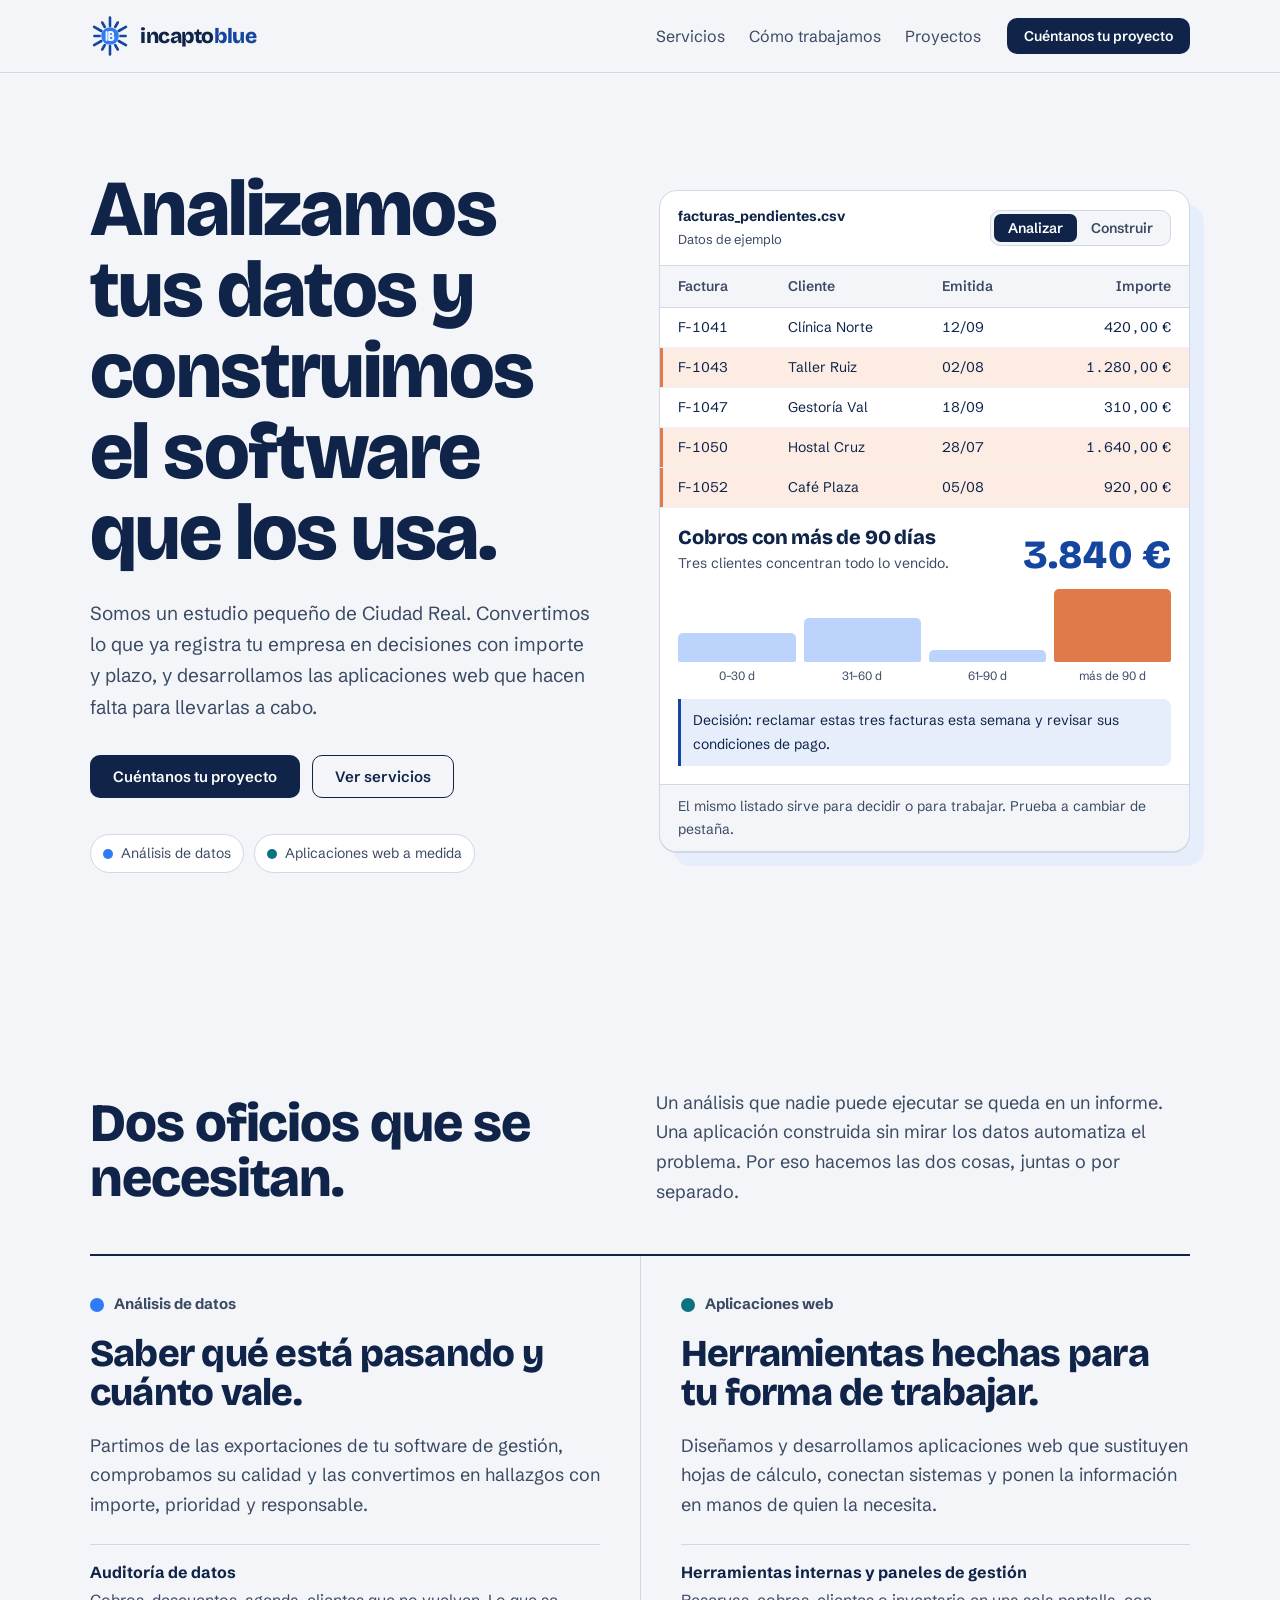
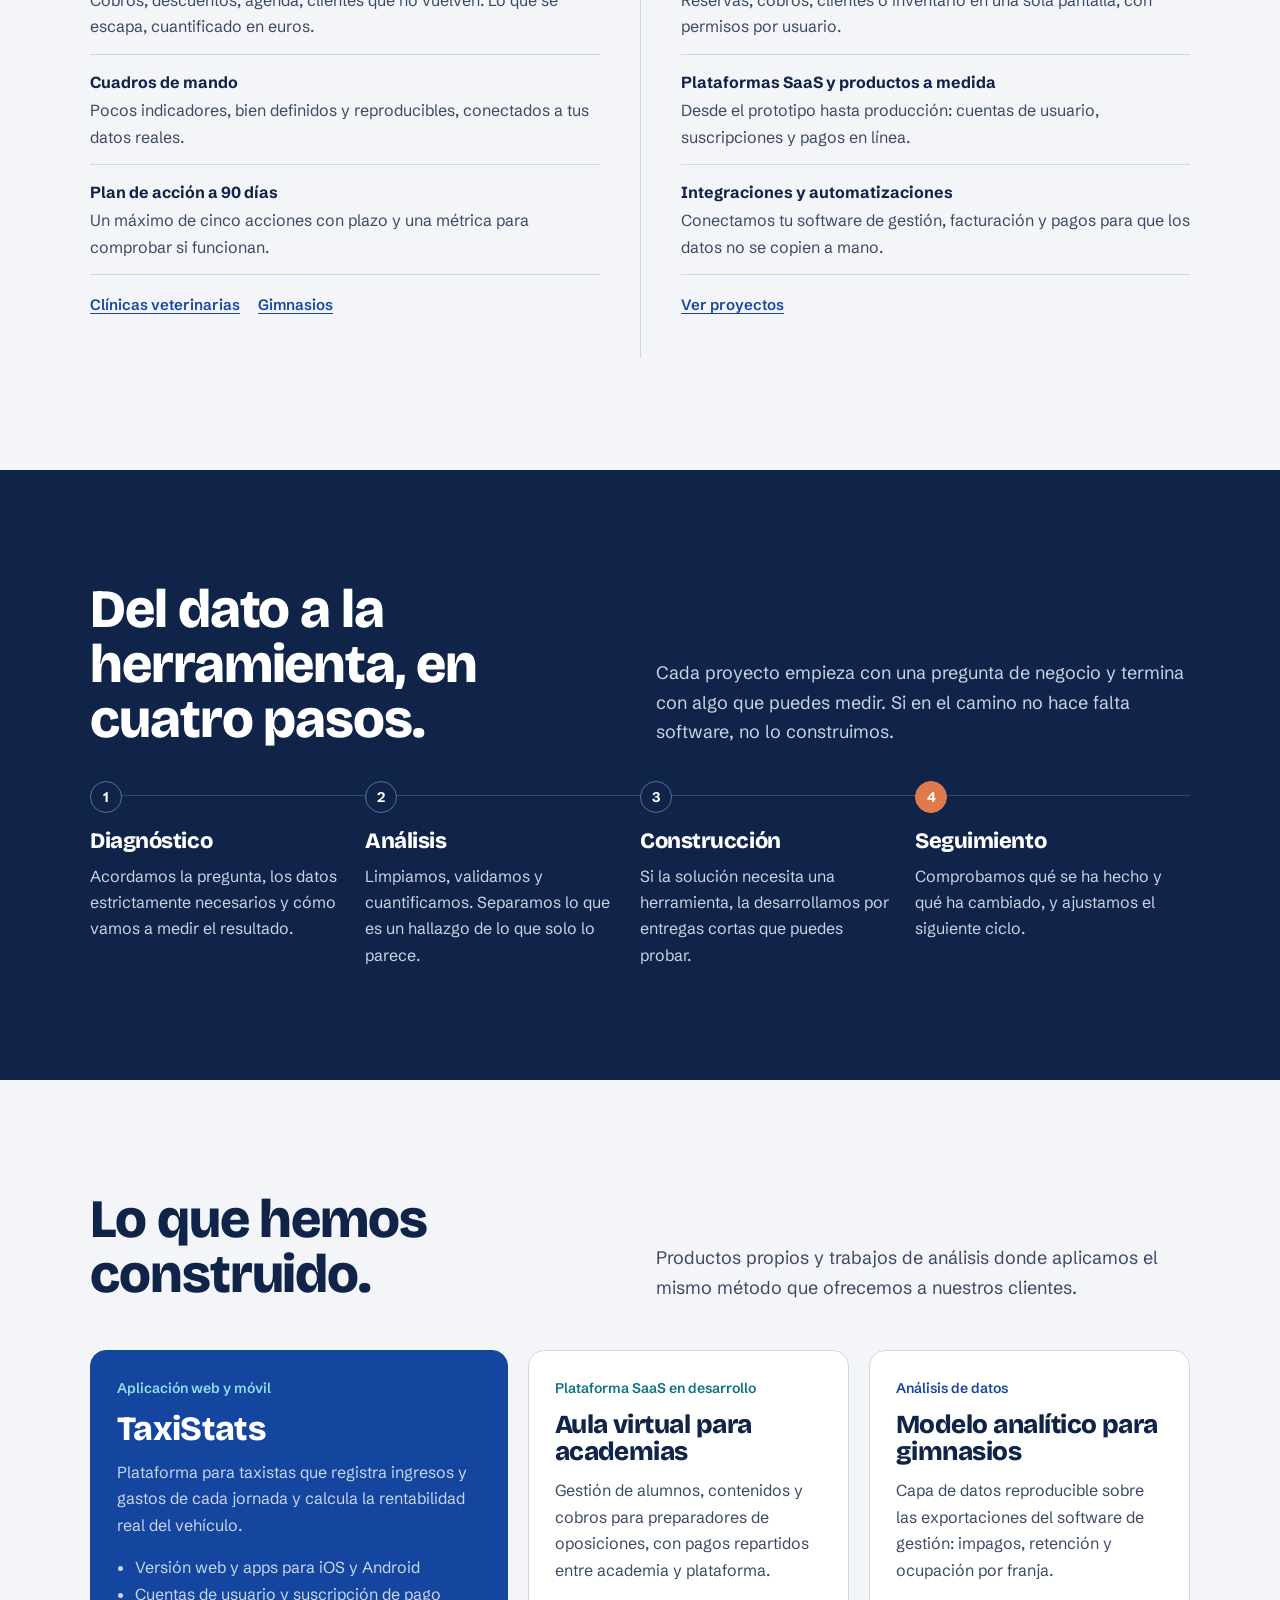
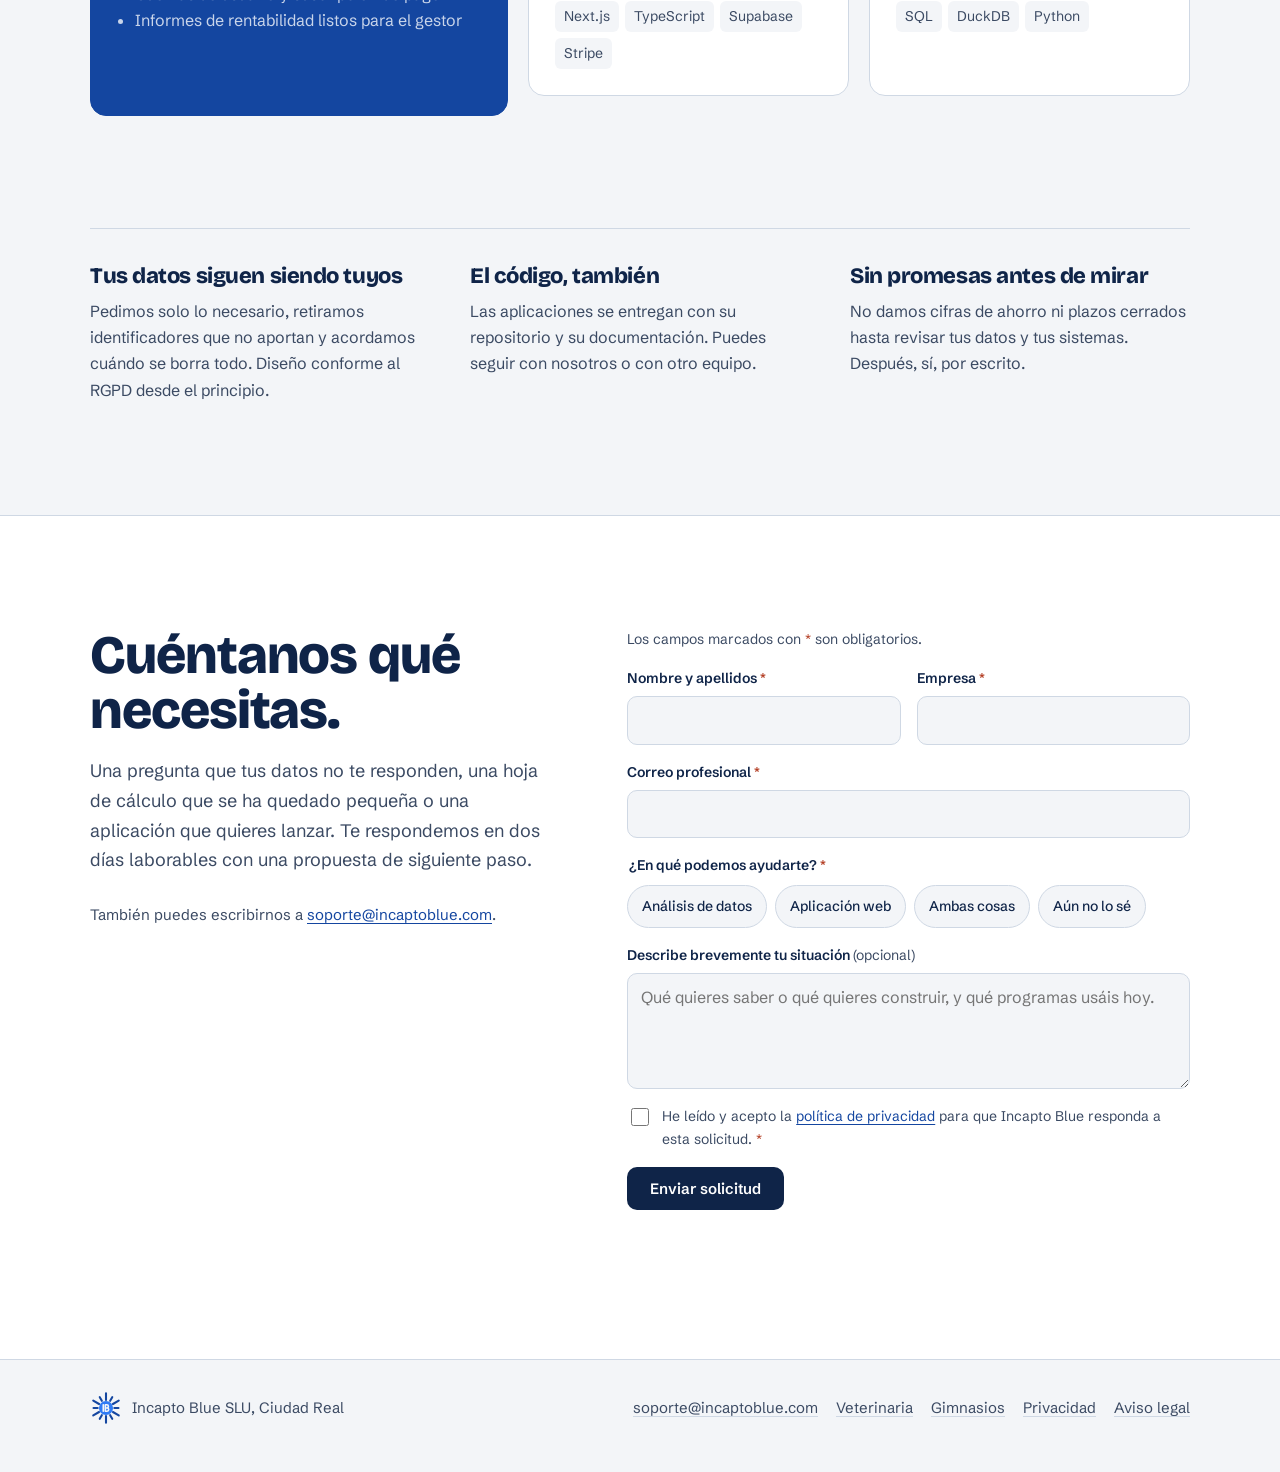
<file: index.html>
<!DOCTYPE html>
<html lang="es">
<head>
<meta charset="utf-8">
<meta name="viewport" content="width=device-width, initial-scale=1">
<title>Incapto Blue | Análisis de datos y desarrollo de aplicaciones web</title>
<meta name="description" content="Incapto Blue analiza los datos de tu empresa para decidir mejor y desarrolla las aplicaciones web que los ponen a trabajar: paneles, herramientas internas y software a medida.">
<meta name="theme-color" content="#0f2448">
<link rel="canonical" href="https://www.incaptoblue.com/">
<link rel="icon" href="/favicon.ico?v=2" sizes="48x48">
<link rel="icon" href="/favicon.svg?v=2" type="image/svg+xml">
<link rel="icon" href="/assets/favicon-32.png?v=2" type="image/png" sizes="32x32">
<link rel="apple-touch-icon" href="/assets/apple-touch-icon.png?v=2">
<meta property="og:title" content="Incapto Blue | Análisis de datos y desarrollo web">
<meta property="og:description" content="Analizamos tus datos y construimos el software que los usa.">
<meta property="og:type" content="website">
<meta property="og:url" content="https://www.incaptoblue.com/">
<link rel="stylesheet" href="home.css?v=20261105-4">
</head>
<body>
<a class="skip" href="#main">Saltar al contenido</a>

<header class="nav">
  <div class="wrap">
    <a class="brand" href="#top" aria-label="Incapto Blue, inicio">
      <img src="/assets/isotipo-sm.svg" width="40" height="40" alt="" class="isotipo">
      <span>incapto<b>blue</b></span>
    </a>
    <nav class="nav-links" aria-label="Secciones">
      <a href="#servicios">Servicios</a>
      <a href="#metodo">Cómo trabajamos</a>
      <a href="#proyectos">Proyectos</a>
    </nav>
    <a class="btn btn-ink" href="#contacto">Cuéntanos tu proyecto</a>
  </div>
</header>

<main id="main">

  <section class="hero" id="top">
    <div class="wrap">
      <div>
        <h1>Analizamos tus datos y construimos el software que los usa.</h1>
        <p class="hero-lede">Somos un estudio pequeño de Ciudad Real. Convertimos lo que ya registra tu empresa en decisiones con importe y plazo, y desarrollamos las aplicaciones web que hacen falta para llevarlas a cabo.</p>
        <div class="hero-actions">
          <a class="btn btn-ink" href="#contacto">Cuéntanos tu proyecto</a>
          <a class="btn btn-line" href="#servicios">Ver servicios</a>
        </div>
        <ul class="hero-lines" aria-label="Líneas de trabajo">
          <li><i style="background:var(--sun)"></i>Análisis de datos</li>
          <li><i style="background:var(--cyan)"></i>Aplicaciones web a medida</li>
        </ul>
      </div>

      <div class="switch" id="switch">
        <div class="switch-head">
          <div class="switch-file">
            <strong>facturas_pendientes.csv</strong>
            <small>Datos de ejemplo</small>
          </div>
          <div class="switch-tabs" role="tablist" aria-label="Qué hacer con estos datos">
            <button type="button" role="tab" id="tab-analyze" data-mode="analyze" aria-selected="true" aria-controls="view-analyze">Analizar</button>
            <button type="button" role="tab" id="tab-build" data-mode="build" aria-selected="false" aria-controls="view-build" tabindex="-1">Construir</button>
          </div>
        </div>
        <table class="rows">
          <thead><tr><th>Factura</th><th>Cliente</th><th class="opt">Emitida</th><th>Importe</th></tr></thead>
          <tbody>
            <tr><td>F-1041</td><td>Clínica Norte</td><td class="opt">12/09</td><td>420,00 €</td></tr>
            <tr class="flag"><td>F-1043</td><td>Taller Ruiz</td><td class="opt">02/08</td><td>1.280,00 €</td></tr>
            <tr><td>F-1047</td><td>Gestoría Val</td><td class="opt">18/09</td><td>310,00 €</td></tr>
            <tr class="flag"><td>F-1050</td><td>Hostal Cruz</td><td class="opt">28/07</td><td>1.640,00 €</td></tr>
            <tr class="flag"><td>F-1052</td><td>Café Plaza</td><td class="opt">05/08</td><td>920,00 €</td></tr>
          </tbody>
        </table>
        <div class="switch-out">
          <div class="view is-on" id="view-analyze" role="tabpanel" aria-labelledby="tab-analyze">
            <div class="finding">
              <p class="finding-title">Cobros con más de 90 días</p>
              <strong>3.840 €</strong>
              <p>Tres clientes concentran todo lo vencido.</p>
            </div>
            <div class="aging" role="img" aria-label="Importe pendiente por antigüedad: la mayor parte corresponde a facturas con más de 90 días.">
              <div><span style="height:30%"></span><small>0–30 d</small></div>
              <div><span style="height:46%"></span><small>31–60 d</small></div>
              <div><span style="height:12%"></span><small>61–90 d</small></div>
              <div><span style="height:80%"></span><small>más de 90 d</small></div>
            </div>
            <p class="action">Decisión: reclamar estas tres facturas esta semana y revisar sus condiciones de pago.</p>
          </div>
          <div class="view" id="view-build" role="tabpanel" aria-labelledby="tab-build" inert aria-hidden="true">
            <div class="app">
              <div class="app-bar"><strong>Cobros pendientes</strong><span>3 vencidas</span></div>
              <ul>
                <li><input type="checkbox" checked aria-label="Seleccionar Hostal Cruz"><span>Hostal Cruz</span><b>1.640,00 €</b></li>
                <li><input type="checkbox" checked aria-label="Seleccionar Taller Ruiz"><span>Taller Ruiz</span><b>1.280,00 €</b></li>
                <li><input type="checkbox" checked aria-label="Seleccionar Café Plaza"><span>Café Plaza</span><b>920,00 €</b></li>
              </ul>
              <div class="app-foot"><span id="app-count">3 seleccionadas</span><button type="button" id="app-send">Enviar recordatorio</button></div>
            </div>
          </div>
        </div>
        <p class="switch-note" id="switch-note">El mismo listado sirve para decidir o para trabajar. Prueba a cambiar de pestaña.</p>
      </div>
    </div>
  </section>

  <section class="section" id="servicios" aria-labelledby="servicios-title">
    <div class="wrap">
      <div class="section-head">
        <h2 id="servicios-title">Dos oficios que se necesitan.</h2>
        <p>Un análisis que nadie puede ejecutar se queda en un informe. Una aplicación construida sin mirar los datos automatiza el problema. Por eso hacemos las dos cosas, juntas o por separado.</p>
      </div>

      <div class="services">
        <article class="service" aria-labelledby="svc-data">
          <p class="service-mark"><i style="background:var(--sun)"></i>Análisis de datos</p>
          <h3 id="svc-data">Saber qué está pasando y cuánto vale.</h3>
          <p>Partimos de las exportaciones de tu software de gestión, comprobamos su calidad y las convertimos en hallazgos con importe, prioridad y responsable.</p>
          <ul>
            <li><strong>Auditoría de datos</strong><span>Cobros, descuentos, agenda, clientes que no vuelven. Lo que se escapa, cuantificado en euros.</span></li>
            <li><strong>Cuadros de mando</strong><span>Pocos indicadores, bien definidos y reproducibles, conectados a tus datos reales.</span></li>
            <li><strong>Plan de acción a 90 días</strong><span>Un máximo de cinco acciones con plazo y una métrica para comprobar si funcionan.</span></li>
          </ul>
          <p class="service-links"><a href="veterinaria/">Clínicas veterinarias</a><a href="gimnasios/">Gimnasios</a></p>
        </article>

        <article class="service" aria-labelledby="svc-web">
          <p class="service-mark"><i style="background:var(--cyan)"></i>Aplicaciones web</p>
          <h3 id="svc-web">Herramientas hechas para tu forma de trabajar.</h3>
          <p>Diseñamos y desarrollamos aplicaciones web que sustituyen hojas de cálculo, conectan sistemas y ponen la información en manos de quien la necesita.</p>
          <ul>
            <li><strong>Herramientas internas y paneles de gestión</strong><span>Reservas, cobros, clientes o inventario en una sola pantalla, con permisos por usuario.</span></li>
            <li><strong>Plataformas SaaS y productos a medida</strong><span>Desde el prototipo hasta producción: cuentas de usuario, suscripciones y pagos en línea.</span></li>
            <li><strong>Integraciones y automatizaciones</strong><span>Conectamos tu software de gestión, facturación y pagos para que los datos no se copien a mano.</span></li>
          </ul>
          <p class="service-links"><a href="#proyectos">Ver proyectos</a></p>
        </article>
      </div>
    </div>
  </section>

  <section class="section bridge" id="metodo" aria-labelledby="metodo-title">
    <div class="wrap">
      <div class="section-head">
        <h2 id="metodo-title">Del dato a la herramienta, en cuatro pasos.</h2>
        <p>Cada proyecto empieza con una pregunta de negocio y termina con algo que puedes medir. Si en el camino no hace falta software, no lo construimos.</p>
      </div>
      <ol class="steps">
        <li><h3>Diagnóstico</h3><p>Acordamos la pregunta, los datos estrictamente necesarios y cómo vamos a medir el resultado.</p></li>
        <li><h3>Análisis</h3><p>Limpiamos, validamos y cuantificamos. Separamos lo que es un hallazgo de lo que solo lo parece.</p></li>
        <li><h3>Construcción</h3><p>Si la solución necesita una herramienta, la desarrollamos por entregas cortas que puedes probar.</p></li>
        <li><h3>Seguimiento</h3><p>Comprobamos qué se ha hecho y qué ha cambiado, y ajustamos el siguiente ciclo.</p></li>
      </ol>
    </div>
  </section>

  <section class="section" id="proyectos" aria-labelledby="proyectos-title">
    <div class="wrap">
      <div class="section-head">
        <h2 id="proyectos-title">Lo que hemos construido.</h2>
        <p>Productos propios y trabajos de análisis donde aplicamos el mismo método que ofrecemos a nuestros clientes.</p>
      </div>
      <div class="work">
        <article>
          <p class="kind">Aplicación web y móvil</p>
          <h3>TaxiStats</h3>
          <p>Plataforma para taxistas que registra ingresos y gastos de cada jornada y calcula la rentabilidad real del vehículo.</p>
          <ul>
            <li>Versión web y apps para iOS y Android</li>
            <li>Cuentas de usuario y suscripción de pago</li>
            <li>Informes de rentabilidad listos para el gestor</li>
          </ul>
        </article>
        <article>
          <p class="kind">Plataforma SaaS en desarrollo</p>
          <h3>Aula virtual para academias</h3>
          <p>Gestión de alumnos, contenidos y cobros para preparadores de oposiciones, con pagos repartidos entre academia y plataforma.</p>
          <div class="stack"><span>Next.js</span><span>TypeScript</span><span>Supabase</span><span>Stripe</span></div>
        </article>
        <article>
          <p class="kind" style="color:var(--blue)">Análisis de datos</p>
          <h3>Modelo analítico para gimnasios</h3>
          <p>Capa de datos reproducible sobre las exportaciones del software de gestión: impagos, retención y ocupación por franja.</p>
          <div class="stack"><span>SQL</span><span>DuckDB</span><span>Python</span></div>
        </article>
      </div>
    </div>
  </section>

  <section class="section" style="padding-top:0" aria-labelledby="principios-title">
    <div class="wrap">
      <h2 id="principios-title" class="skip">Cómo cuidamos tu proyecto</h2>
      <div class="principles">
        <div><h3>Tus datos siguen siendo tuyos</h3><p>Pedimos solo lo necesario, retiramos identificadores que no aportan y acordamos cuándo se borra todo. Diseño conforme al RGPD desde el principio.</p></div>
        <div><h3>El código, también</h3><p>Las aplicaciones se entregan con su repositorio y su documentación. Puedes seguir con nosotros o con otro equipo.</p></div>
        <div><h3>Sin promesas antes de mirar</h3><p>No damos cifras de ahorro ni plazos cerrados hasta revisar tus datos y tus sistemas. Después, sí, por escrito.</p></div>
      </div>
    </div>
  </section>

  <section class="section contact" id="contacto" aria-labelledby="contacto-title">
    <div class="wrap">
      <div class="contact-copy">
        <h2 id="contacto-title">Cuéntanos qué necesitas.</h2>
        <p>Una pregunta que tus datos no te responden, una hoja de cálculo que se ha quedado pequeña o una aplicación que quieres lanzar. Te respondemos en dos días laborables con una propuesta de siguiente paso.</p>
        <p class="direct">También puedes escribirnos a <a href="mailto:soporte@incaptoblue.com">soporte@incaptoblue.com</a>.</p>
      </div>
      <form id="contact-form" novalidate aria-describedby="form-req">
        <p id="form-req" class="form-hint">Los campos marcados con <span class="req" aria-hidden="true">*</span> son obligatorios.</p>
        <label class="trap" aria-hidden="true">No rellenar<input name="website" tabindex="-1" autocomplete="off"></label>
        <input type="hidden" name="sector" value="General">
        <div class="form-row">
          <div class="field"><label><span>Nombre y apellidos <span class="req" aria-hidden="true">*</span></span><input id="f-nombre" name="nombre" autocomplete="name" required aria-describedby="e-nombre"></label><p id="e-nombre" class="field-error"></p></div>
          <div class="field"><label><span>Empresa <span class="req" aria-hidden="true">*</span></span><input id="f-empresa" name="empresa" autocomplete="organization" required aria-describedby="e-empresa"></label><p id="e-empresa" class="field-error"></p></div>
        </div>
        <div class="field"><label><span>Correo profesional <span class="req" aria-hidden="true">*</span></span><input id="f-email" name="email" type="email" autocomplete="email" inputmode="email" required aria-describedby="e-email"></label><p id="e-email" class="field-error"></p></div>
        <fieldset id="f-servicio" aria-describedby="e-servicio">
          <legend>¿En qué podemos ayudarte? <span class="req" aria-hidden="true">*</span></legend>
          <div class="choices">
            <label><input type="radio" name="servicio" value="Análisis de datos" required><span>Análisis de datos</span></label>
            <label><input type="radio" name="servicio" value="Aplicación web"><span>Aplicación web</span></label>
            <label><input type="radio" name="servicio" value="Ambas cosas"><span>Ambas cosas</span></label>
            <label><input type="radio" name="servicio" value="Aún no lo sé"><span>Aún no lo sé</span></label>
          </div>
          <p id="e-servicio" class="field-error"></p>
        </fieldset>
        <label><span>Describe brevemente tu situación <span class="form-hint">(opcional)</span></span><textarea name="necesidad" rows="4" maxlength="2000" placeholder="Qué quieres saber o qué quieres construir, y qué programas usáis hoy."></textarea></label>
        <div class="field"><label class="consent"><input id="f-privacidad" name="privacidad" type="checkbox" required aria-describedby="e-privacidad"><span>He leído y acepto la <a href="privacidad.html">política de privacidad</a> para que Incapto Blue responda a esta solicitud. <span class="req" aria-hidden="true">*</span></span></label><p id="e-privacidad" class="field-error"></p></div>
        <button class="btn btn-ink" type="submit">Enviar solicitud</button>
        <p id="form-status" class="form-status" role="status" aria-live="polite"></p>
      </form>
    </div>
  </section>

</main>

<footer class="foot">
  <div class="wrap">
    <span class="foot-brand"><img src="/assets/isotipo-sm.svg" width="32" height="32" alt="" class="isotipo">Incapto Blue SLU, Ciudad Real</span>
    <nav aria-label="Pie de página">
      <a href="mailto:soporte@incaptoblue.com">soporte@incaptoblue.com</a>
      <a href="veterinaria/">Veterinaria</a>
      <a href="gimnasios/">Gimnasios</a>
      <a href="privacidad.html">Privacidad</a>
      <a href="aviso-legal.html">Aviso legal</a>
    </nav>
  </div>
</footer>

<script src="home.js?v=20261105-2"></script>
</body>
</html>
</file>
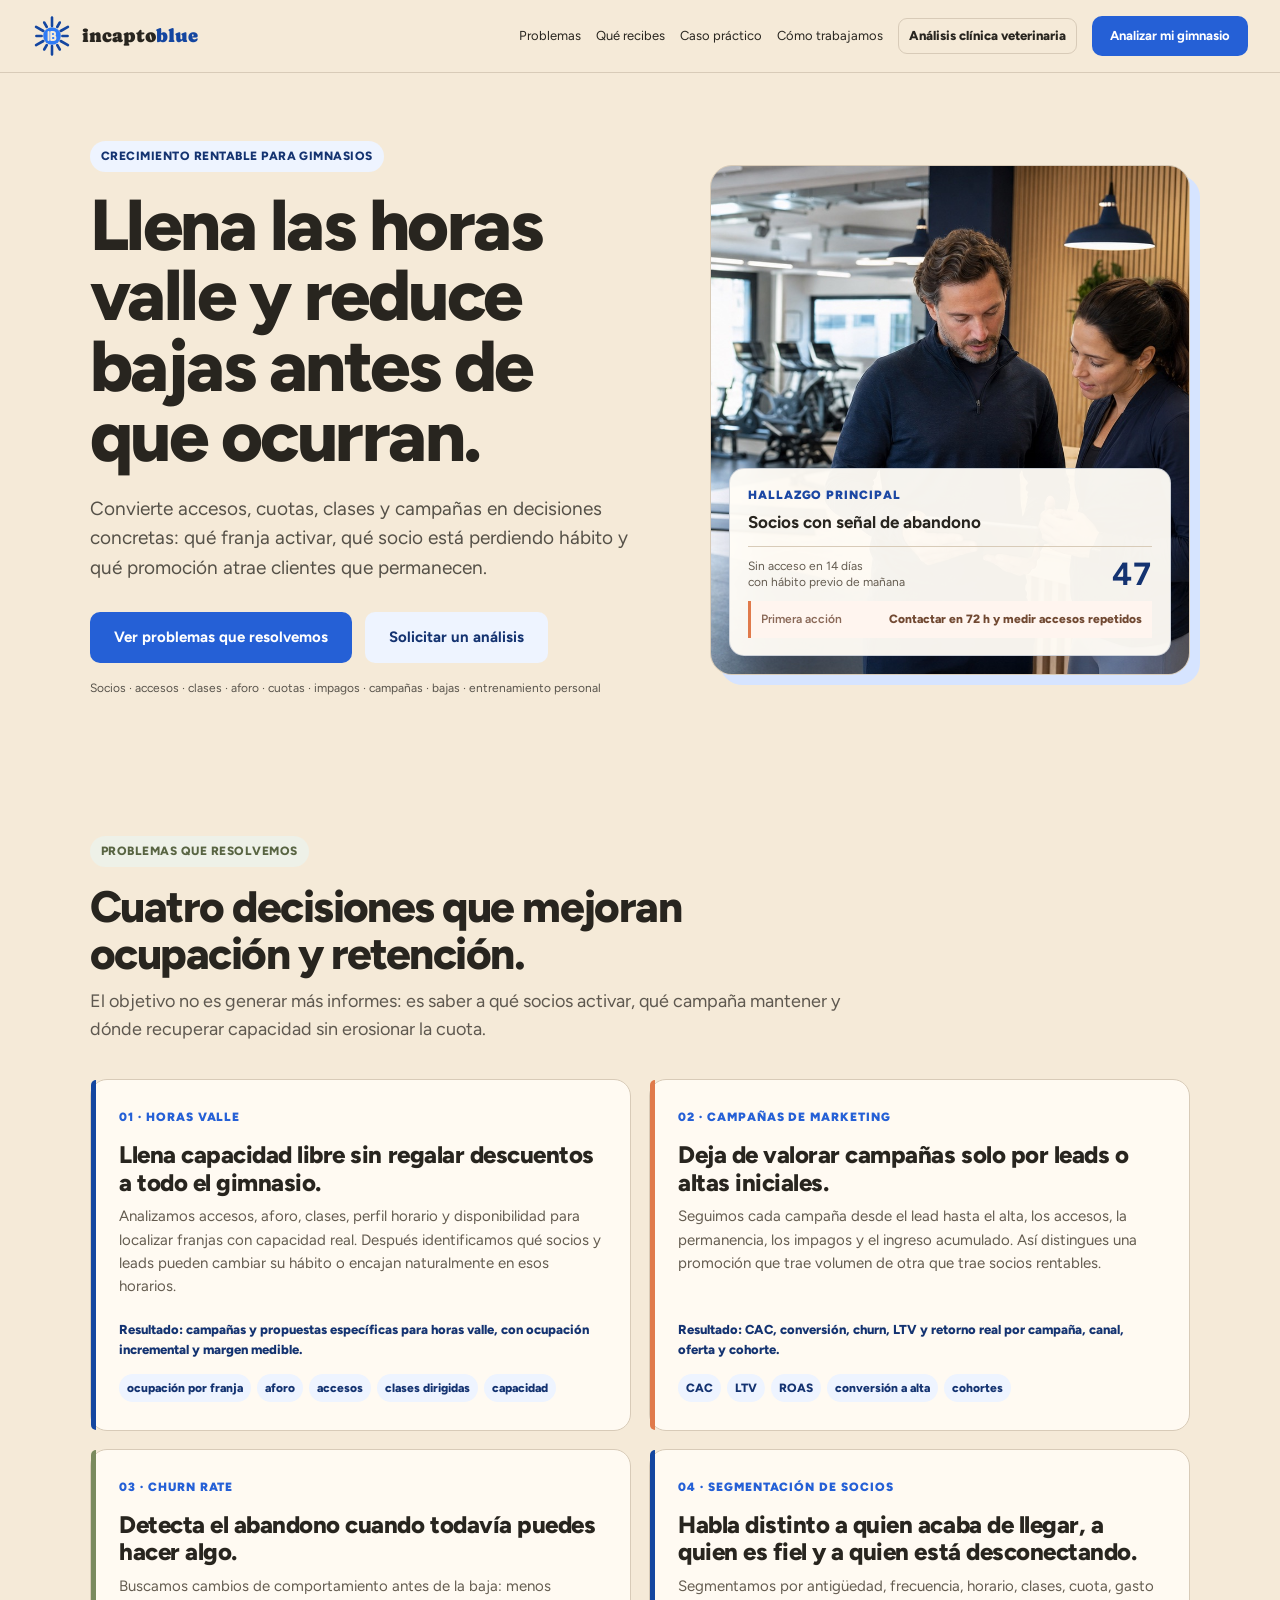
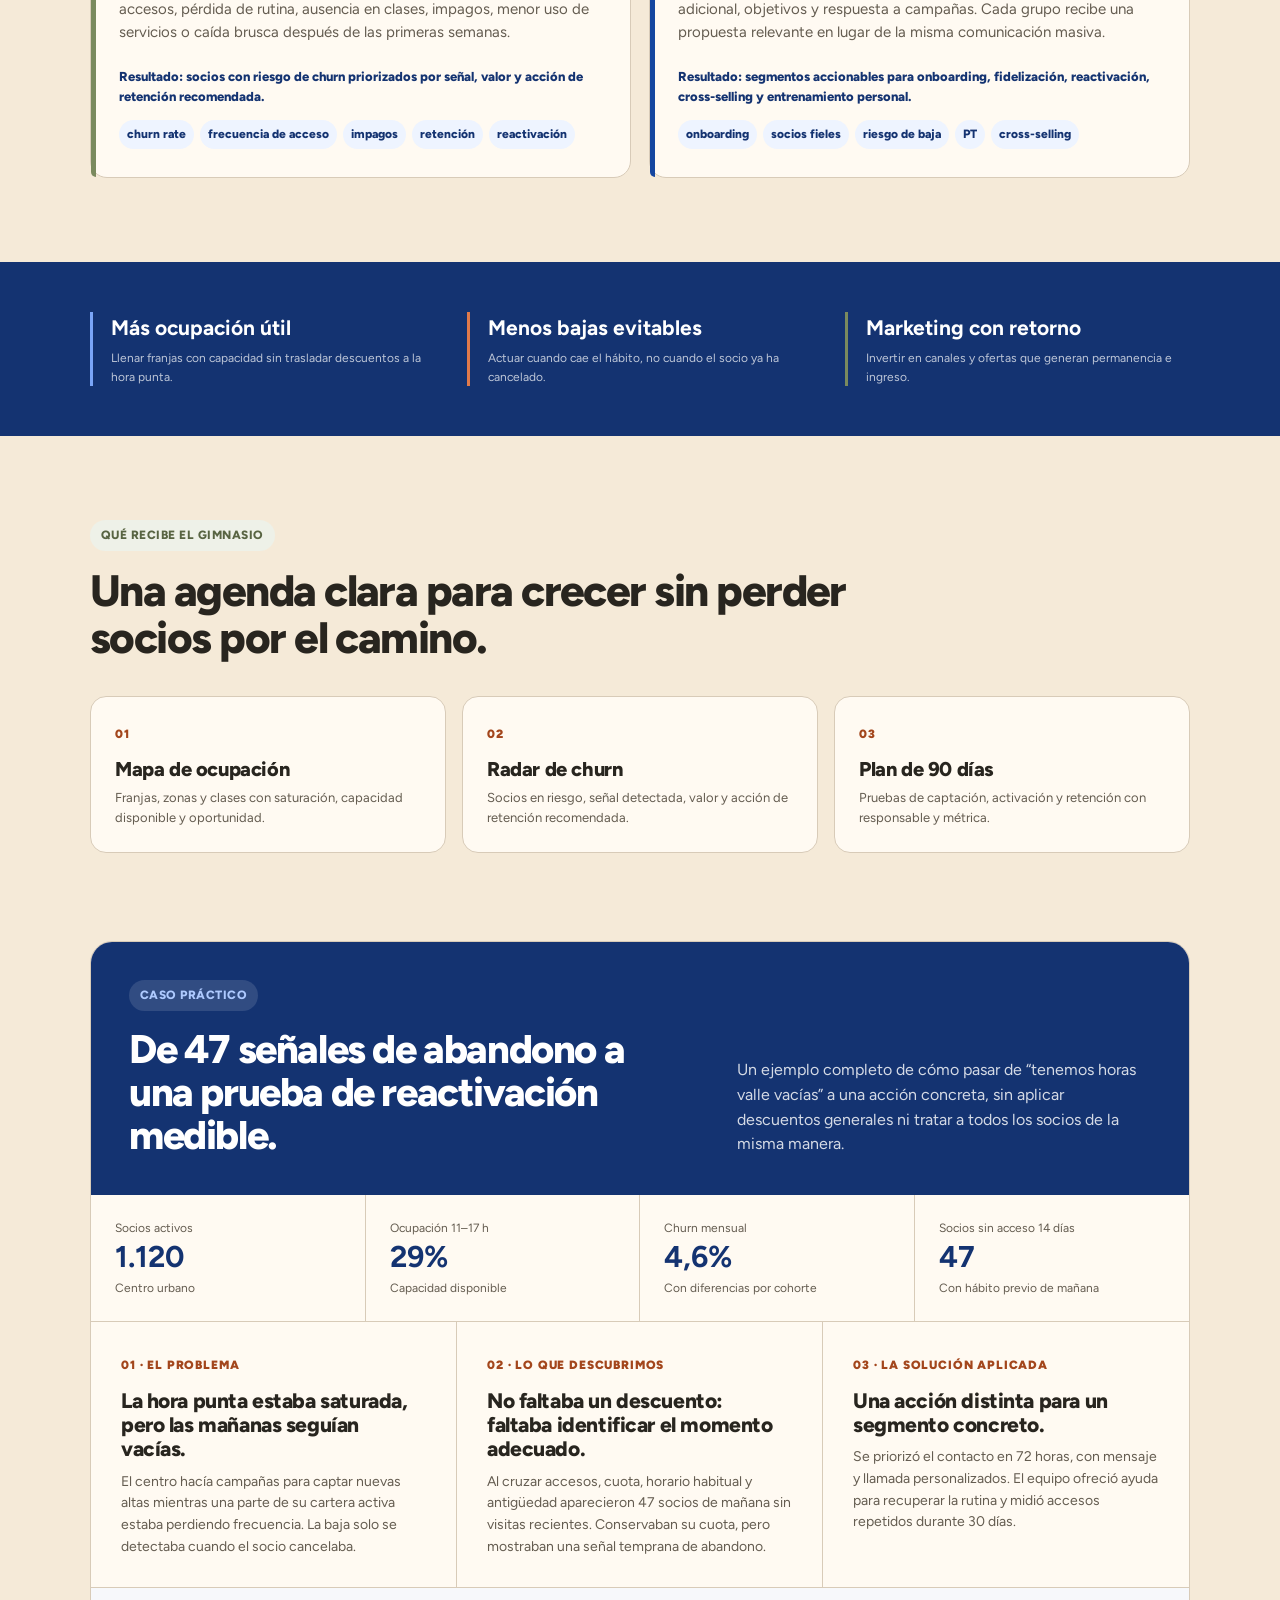
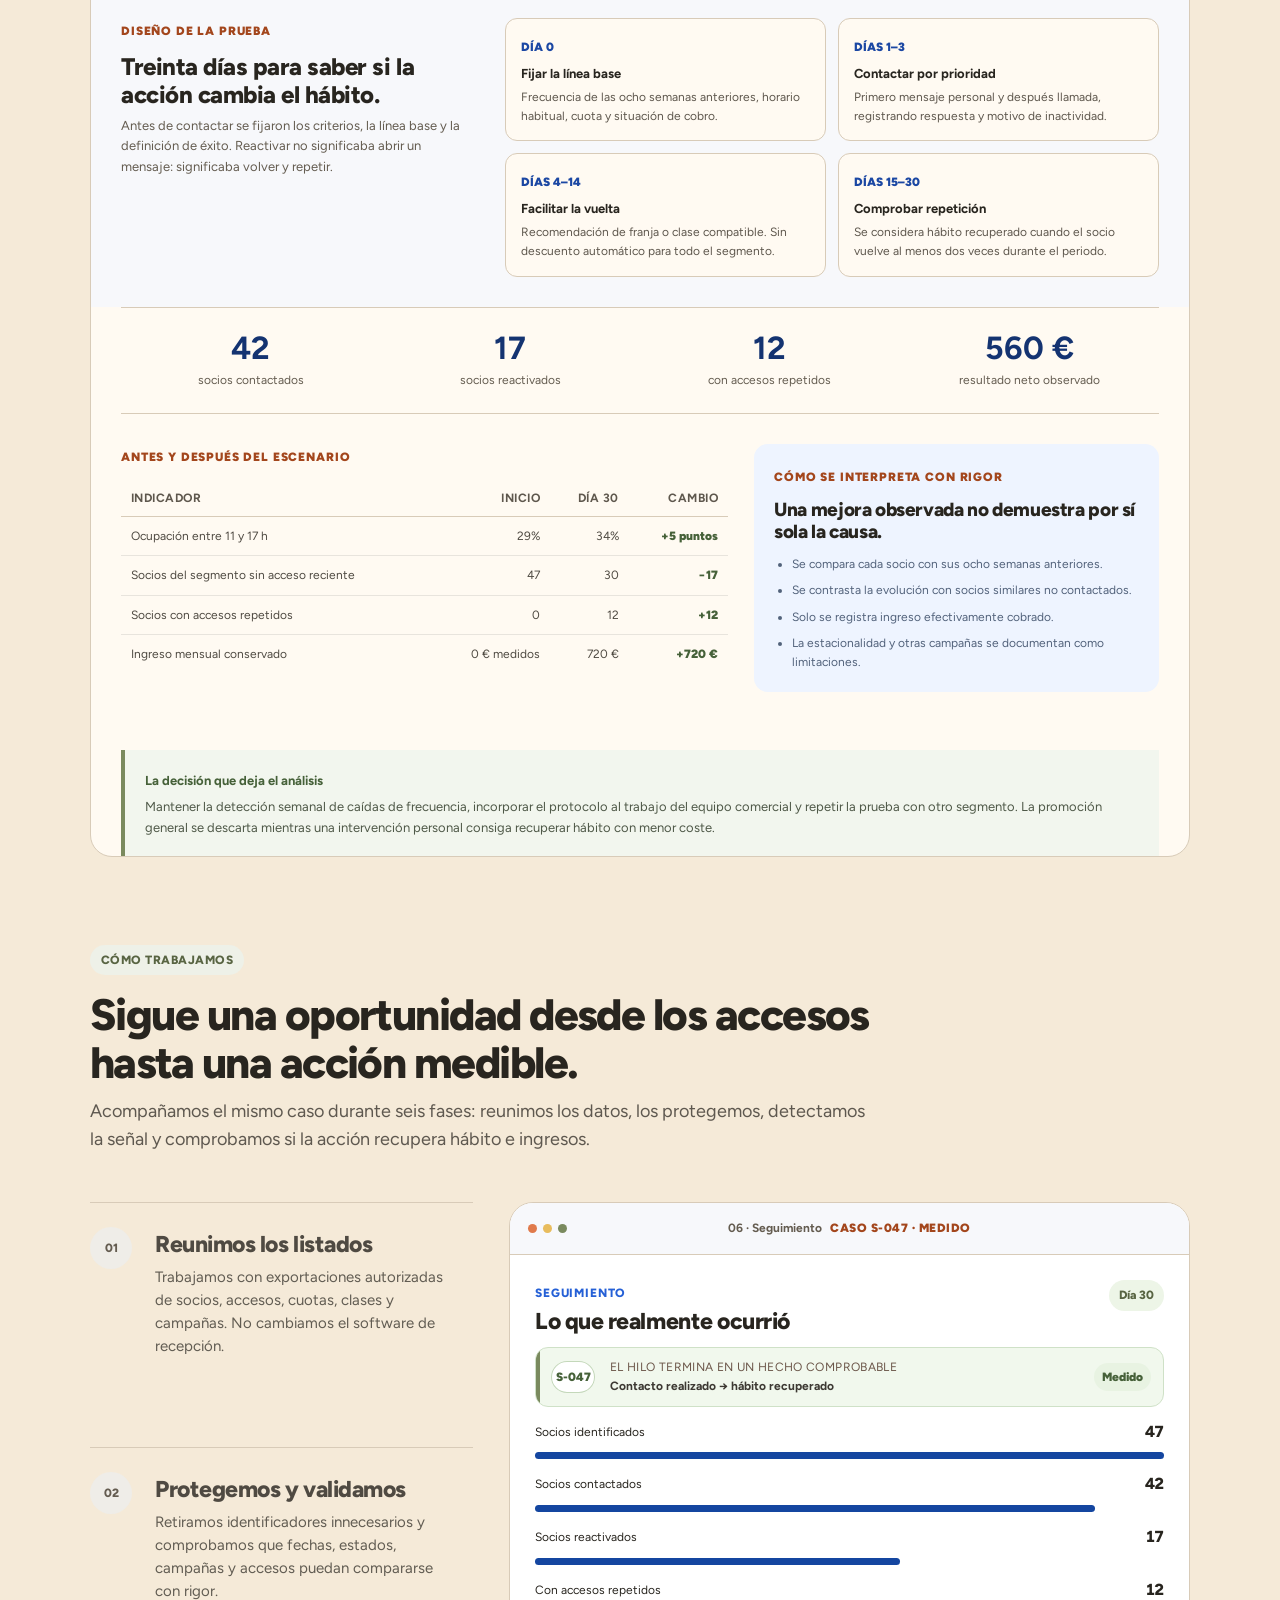
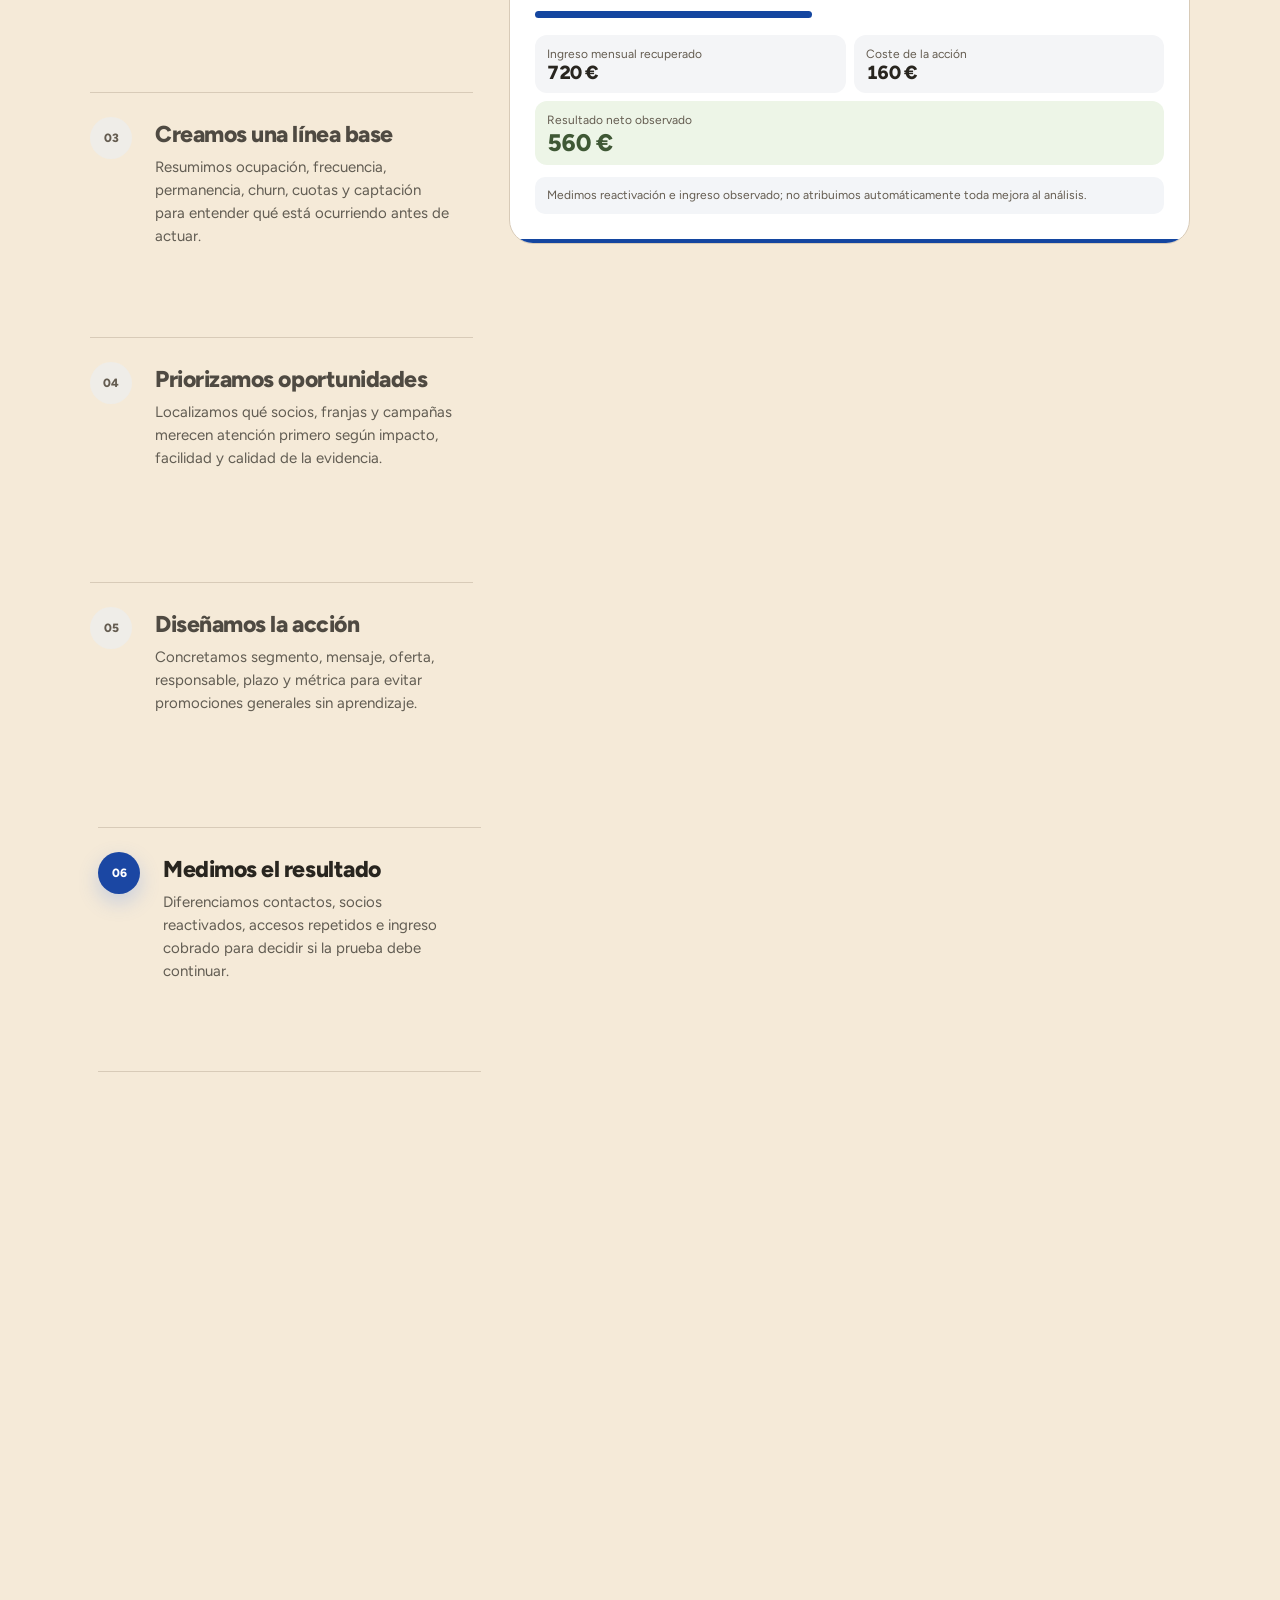
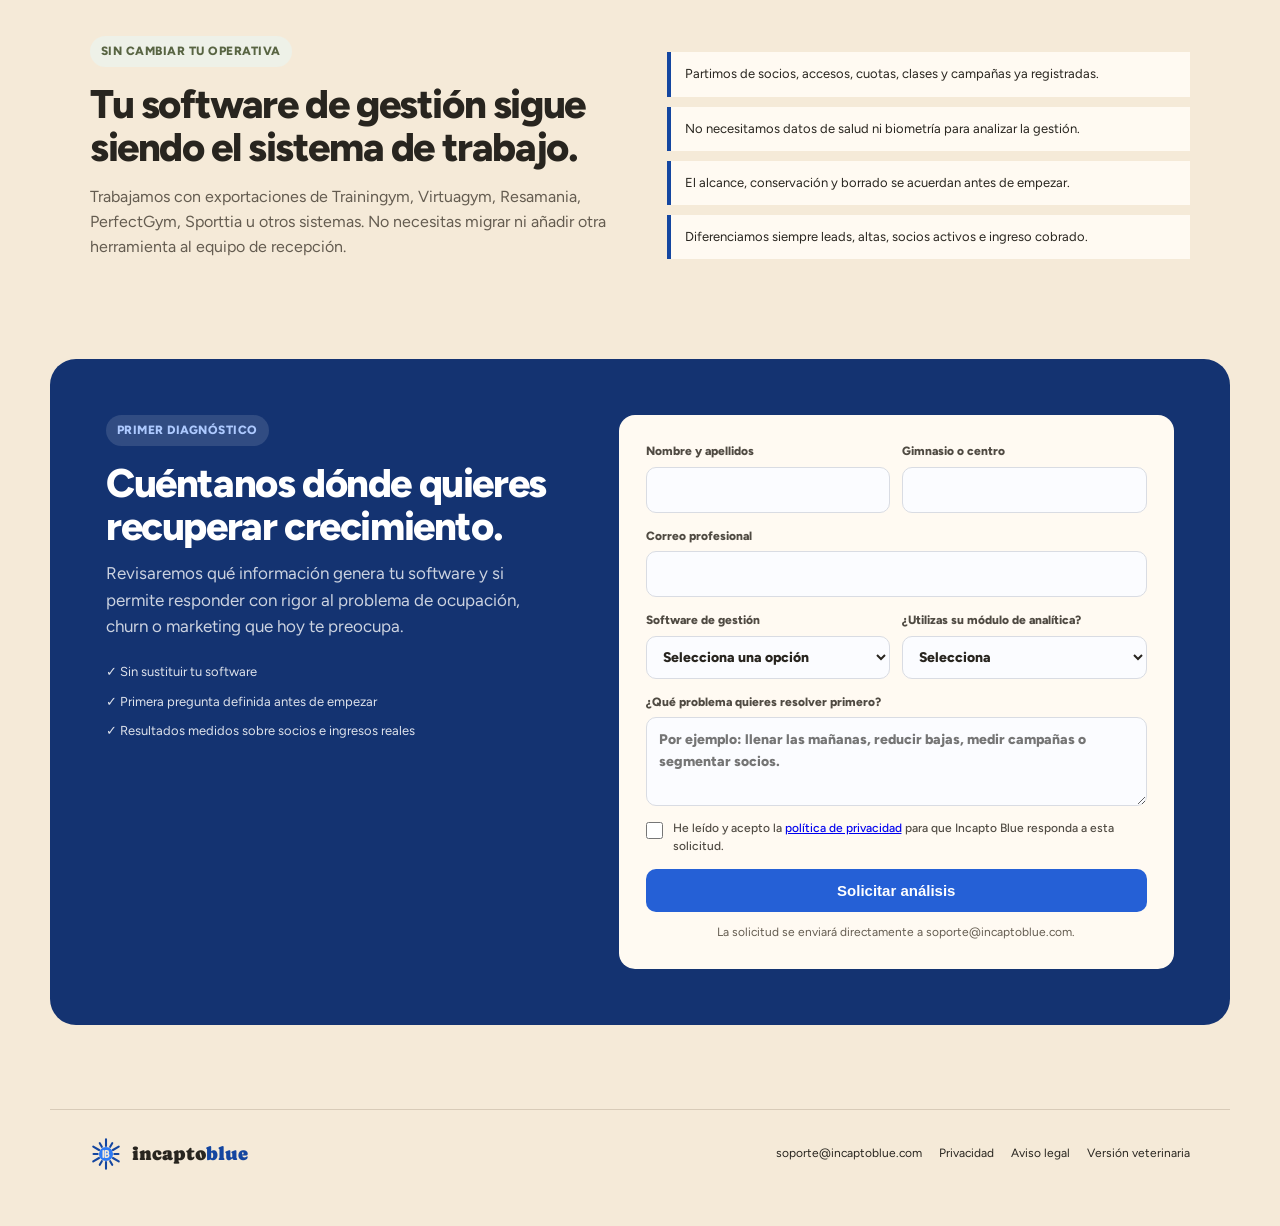
<file: gimnasios/index.html>
<!DOCTYPE html>
<html lang="es">
<head>
  <meta charset="utf-8">
  <meta name="viewport" content="width=device-width, initial-scale=1">
  <title>Ocupación, retención y marketing para gimnasios | Incapto Blue</title>
  <meta name="description" content="Llena las horas valle, reduce el churn, mide el retorno real de tus campañas y segmenta a tus socios para actuar antes de la baja.">
  <meta name="keywords" content="analítica para gimnasios, horas valle gimnasio, churn rate, retención de socios, ocupación por franja, CAC gimnasio, LTV socios, campañas fitness, segmentación de clientes">
  <meta name="theme-color" content="#1446a0">
  <link rel="canonical" href="https://incaptoblue.com/gimnasios/">
  <link rel="icon" href="/favicon.ico?v=2" sizes="48x48">
<link rel="icon" href="/favicon.svg?v=2" type="image/svg+xml">
<link rel="icon" href="/assets/favicon-32.png?v=2" type="image/png" sizes="32x32">
<link rel="apple-touch-icon" href="/assets/apple-touch-icon.png?v=2">
  <link rel="stylesheet" href="../styles.css?v=20261105-logo">
  <link rel="stylesheet" href="../sector.css?v=20261105-logo">
</head>
<body>
<div>
  <nav class="sector-nav" aria-label="Navegación principal">
    <a class="sector-brand" href="../index.html" aria-label="Incapto Blue, inicio">
      <img src="/assets/isotipo-sm.svg" width="40" height="40" alt="" class="isotipo">
      <span>incapto<span style="color:var(--ib-blue);">blue</span></span>
    </a>
    <a href="#servicios">Problemas</a>
    <a href="#entregables">Qué recibes</a>
    <a href="#caso-practico">Caso práctico</a>
    <a href="#como">Cómo trabajamos</a>
    <a class="sector-switch" href="../veterinaria/">Análisis clínica veterinaria</a>
    <a class="btn btn-primary" href="#contacto">Analizar mi gimnasio</a>
  </nav>

  <header class="sector-hero">
    <div class="sector-hero-copy">
      <span class="tag" style="background:var(--color-accent-100);color:var(--color-accent-800);">Crecimiento rentable para gimnasios</span>
      <h1>Llena las horas valle y reduce bajas antes de que ocurran.</h1>
      <p>Convierte accesos, cuotas, clases y campañas en decisiones concretas: qué franja activar, qué socio está perdiendo hábito y qué promoción atrae clientes que permanecen.</p>
      <div class="sector-actions">
        <a class="btn btn-primary" href="#servicios">Ver problemas que resolvemos</a>
        <a class="btn btn-secondary" href="#contacto">Solicitar un análisis</a>
      </div>
      <p class="sector-proof">Socios · accesos · clases · aforo · cuotas · impagos · campañas · bajas · entrenamiento personal</p>
    </div>

    <figure class="sector-hero-photo">
      <img src="../assets/hero-gimnasios-propuesta.jpg" alt="Dos responsables de un gimnasio revisan la ocupación en una tableta durante una hora valle">
      <figcaption class="hero-photo-insight" aria-label="Hallazgo sobre riesgo de abandono">
        <span>Hallazgo principal</span>
        <strong>Socios con señal de abandono</strong>
        <div>
          <small>Sin acceso en 14 días<br>con hábito previo de mañana</small>
          <b>47</b>
        </div>
        <p><span>Primera acción</span>Contactar en 72 h y medir accesos repetidos</p>
      </figcaption>
    </figure>
  </header>

  <main>
    <section id="servicios" class="sector-services">
      <div class="sector-heading">
        <span class="tag tag-accent-2">Problemas que resolvemos</span>
        <h2>Cuatro decisiones que mejoran ocupación y retención.</h2>
        <p>El objetivo no es generar más informes: es saber a qué socios activar, qué campaña mantener y dónde recuperar capacidad sin erosionar la cuota.</p>
      </div>

      <div class="pain-grid">
        <article class="pain-card">
          <span class="pain-number">01 · HORAS VALLE</span>
          <h3>Llena capacidad libre sin regalar descuentos a todo el gimnasio.</h3>
          <p>Analizamos accesos, aforo, clases, perfil horario y disponibilidad para localizar franjas con capacidad real. Después identificamos qué socios y leads pueden cambiar su hábito o encajan naturalmente en esos horarios.</p>
          <div class="pain-outcome">Resultado: campañas y propuestas específicas para horas valle, con ocupación incremental y margen medible.</div>
          <div class="sector-terms"><span>ocupación por franja</span><span>aforo</span><span>accesos</span><span>clases dirigidas</span><span>capacidad</span></div>
        </article>

        <article class="pain-card is-coral">
          <span class="pain-number">02 · CAMPAÑAS DE MARKETING</span>
          <h3>Deja de valorar campañas solo por leads o altas iniciales.</h3>
          <p>Seguimos cada campaña desde el lead hasta el alta, los accesos, la permanencia, los impagos y el ingreso acumulado. Así distingues una promoción que trae volumen de otra que trae socios rentables.</p>
          <div class="pain-outcome">Resultado: CAC, conversión, churn, LTV y retorno real por campaña, canal, oferta y cohorte.</div>
          <div class="sector-terms"><span>CAC</span><span>LTV</span><span>ROAS</span><span>conversión a alta</span><span>cohortes</span></div>
        </article>

        <article class="pain-card is-sage">
          <span class="pain-number">03 · CHURN RATE</span>
          <h3>Detecta el abandono cuando todavía puedes hacer algo.</h3>
          <p>Buscamos cambios de comportamiento antes de la baja: menos accesos, pérdida de rutina, ausencia en clases, impagos, menor uso de servicios o caída brusca después de las primeras semanas.</p>
          <div class="pain-outcome">Resultado: socios con riesgo de churn priorizados por señal, valor y acción de retención recomendada.</div>
          <div class="sector-terms"><span>churn rate</span><span>frecuencia de acceso</span><span>impagos</span><span>retención</span><span>reactivación</span></div>
        </article>

        <article class="pain-card">
          <span class="pain-number">04 · SEGMENTACIÓN DE SOCIOS</span>
          <h3>Habla distinto a quien acaba de llegar, a quien es fiel y a quien está desconectando.</h3>
          <p>Segmentamos por antigüedad, frecuencia, horario, clases, cuota, gasto adicional, objetivos y respuesta a campañas. Cada grupo recibe una propuesta relevante en lugar de la misma comunicación masiva.</p>
          <div class="pain-outcome">Resultado: segmentos accionables para onboarding, fidelización, reactivación, cross-selling y entrenamiento personal.</div>
          <div class="sector-terms"><span>onboarding</span><span>socios fieles</span><span>riesgo de baja</span><span>PT</span><span>cross-selling</span></div>
        </article>
      </div>
    </section>

    <section class="sector-result-band" aria-label="Resultados del servicio">
      <div>
        <article><strong>Más ocupación útil</strong><span>Llenar franjas con capacidad sin trasladar descuentos a la hora punta.</span></article>
        <article><strong>Menos bajas evitables</strong><span>Actuar cuando cae el hábito, no cuando el socio ya ha cancelado.</span></article>
        <article><strong>Marketing con retorno</strong><span>Invertir en canales y ofertas que generan permanencia e ingreso.</span></article>
      </div>
    </section>

    <section id="entregables" class="sector-deliverables">
      <div class="sector-heading">
        <span class="tag tag-accent-2">Qué recibe el gimnasio</span>
        <h2>Una agenda clara para crecer sin perder socios por el camino.</h2>
      </div>
      <div class="sector-deliverables-grid">
        <article><span>01</span><h3>Mapa de ocupación</h3><p>Franjas, zonas y clases con saturación, capacidad disponible y oportunidad.</p></article>
        <article><span>02</span><h3>Radar de churn</h3><p>Socios en riesgo, señal detectada, valor y acción de retención recomendada.</p></article>
        <article><span>03</span><h3>Plan de 90 días</h3><p>Pruebas de captación, activación y retención con responsable y métrica.</p></article>
      </div>
    </section>

    <section id="caso-practico" class="sector-case-study" aria-labelledby="gym-case-title">
      <article class="case-study-shell">
        <header class="case-study-header">
          <div>
            <span class="tag">Caso práctico</span>
            <h2 id="gym-case-title">De 47 señales de abandono a una prueba de reactivación medible.</h2>
          </div>
          <p>Un ejemplo completo de cómo pasar de “tenemos horas valle vacías” a una acción concreta, sin aplicar descuentos generales ni tratar a todos los socios de la misma manera.</p>
        </header>

        <div class="case-study-baseline" aria-label="Situación inicial del caso">
          <div><span>Socios activos</span><strong>1.120</strong><small>Centro urbano</small></div>
          <div><span>Ocupación 11–17 h</span><strong>29%</strong><small>Capacidad disponible</small></div>
          <div><span>Churn mensual</span><strong>4,6%</strong><small>Con diferencias por cohorte</small></div>
          <div><span>Socios sin acceso 14 días</span><strong>47</strong><small>Con hábito previo de mañana</small></div>
        </div>

        <div class="case-study-story">
          <section>
            <span>01 · El problema</span>
            <h3>La hora punta estaba saturada, pero las mañanas seguían vacías.</h3>
            <p>El centro hacía campañas para captar nuevas altas mientras una parte de su cartera activa estaba perdiendo frecuencia. La baja solo se detectaba cuando el socio cancelaba.</p>
          </section>
          <section>
            <span>02 · Lo que descubrimos</span>
            <h3>No faltaba un descuento: faltaba identificar el momento adecuado.</h3>
            <p>Al cruzar accesos, cuota, horario habitual y antigüedad aparecieron 47 socios de mañana sin visitas recientes. Conservaban su cuota, pero mostraban una señal temprana de abandono.</p>
          </section>
          <section>
            <span>03 · La solución aplicada</span>
            <h3>Una acción distinta para un segmento concreto.</h3>
            <p>Se priorizó el contacto en 72 horas, con mensaje y llamada personalizados. El equipo ofreció ayuda para recuperar la rutina y midió accesos repetidos durante 30 días.</p>
          </section>
        </div>

        <div class="case-study-test">
          <div>
            <span class="case-study-kicker">Diseño de la prueba</span>
            <h3>Treinta días para saber si la acción cambia el hábito.</h3>
            <p>Antes de contactar se fijaron los criterios, la línea base y la definición de éxito. Reactivar no significaba abrir un mensaje: significaba volver y repetir.</p>
          </div>
          <ol class="case-study-timeline">
            <li><span>Día 0</span><strong>Fijar la línea base</strong><p>Frecuencia de las ocho semanas anteriores, horario habitual, cuota y situación de cobro.</p></li>
            <li><span>Días 1–3</span><strong>Contactar por prioridad</strong><p>Primero mensaje personal y después llamada, registrando respuesta y motivo de inactividad.</p></li>
            <li><span>Días 4–14</span><strong>Facilitar la vuelta</strong><p>Recomendación de franja o clase compatible. Sin descuento automático para todo el segmento.</p></li>
            <li><span>Días 15–30</span><strong>Comprobar repetición</strong><p>Se considera hábito recuperado cuando el socio vuelve al menos dos veces durante el periodo.</p></li>
          </ol>
        </div>

        <div class="case-study-results" aria-label="Resultado del escenario ilustrativo">
          <div><strong>42</strong><span>socios contactados</span></div>
          <div><strong>17</strong><span>socios reactivados</span></div>
          <div><strong>12</strong><span>con accesos repetidos</span></div>
          <div><strong>560 €</strong><span>resultado neto observado</span></div>
        </div>

        <div class="case-study-reading">
          <div class="case-study-comparison" tabindex="0" role="region" aria-label="Tabla comparativa, desplazable en horizontal">
            <span class="case-study-kicker">Antes y después del escenario</span>
            <table>
              <thead><tr><th>Indicador</th><th>Inicio</th><th>Día 30</th><th>Cambio</th></tr></thead>
              <tbody>
                <tr><td>Ocupación entre 11 y 17 h</td><td>29%</td><td>34%</td><td class="is-positive">+5 puntos</td></tr>
                <tr><td>Socios del segmento sin acceso reciente</td><td>47</td><td>30</td><td class="is-positive">−17</td></tr>
                <tr><td>Socios con accesos repetidos</td><td>0</td><td>12</td><td class="is-positive">+12</td></tr>
                <tr><td>Ingreso mensual conservado</td><td>0 € medidos</td><td>720 €</td><td class="is-positive">+720 €</td></tr>
              </tbody>
            </table>
          </div>
          <aside class="case-study-rigor">
            <span class="case-study-kicker">Cómo se interpreta con rigor</span>
            <h3>Una mejora observada no demuestra por sí sola la causa.</h3>
            <ul>
              <li>Se compara cada socio con sus ocho semanas anteriores.</li>
              <li>Se contrasta la evolución con socios similares no contactados.</li>
              <li>Solo se registra ingreso efectivamente cobrado.</li>
              <li>La estacionalidad y otras campañas se documentan como limitaciones.</li>
            </ul>
          </aside>
        </div>

        <div class="case-study-learning">
          <strong>La decisión que deja el análisis</strong>
          <p>Mantener la detección semanal de caídas de frecuencia, incorporar el protocolo al trabajo del equipo comercial y repetir la prueba con otro segmento. La promoción general se descarta mientras una intervención personal consiga recuperar hábito con menor coste.</p>
        </div>

      </article>
    </section>

    <section id="como" class="process-demo sector-process-demo" data-process-scroll aria-labelledby="process-title-gym">
      <div class="process-intro">
        <span class="tag tag-accent-2">Cómo trabajamos</span>
        <h2 id="process-title-gym">Sigue una oportunidad desde los accesos hasta una acción medible.</h2>
        <p>Acompañamos el mismo caso durante seis fases: reunimos los datos, los protegemos, detectamos la señal y comprobamos si la acción recupera hábito e ingresos.</p>
      </div>

      <div class="process-layout">
        <div class="process-steps" aria-label="Fases del análisis para gimnasios">
          <article class="process-step is-active" data-stage="1" data-stage-label="Exportación" data-case-label="Socio #704">
            <span class="step-number">01</span>
            <div><h3>Reunimos los listados</h3><p>Trabajamos con exportaciones autorizadas de socios, accesos, cuotas, clases y campañas. No cambiamos el software de recepción.</p></div>
          </article>
          <article class="process-step" data-stage="2" data-stage-label="Protección y calidad" data-case-label="Caso S-047">
            <span class="step-number">02</span>
            <div><h3>Protegemos y validamos</h3><p>Retiramos identificadores innecesarios y comprobamos que fechas, estados, campañas y accesos puedan compararse con rigor.</p></div>
          </article>
          <article class="process-step" data-stage="3" data-stage-label="Línea base" data-case-label="Caso S-047">
            <span class="step-number">03</span>
            <div><h3>Creamos una línea base</h3><p>Resumimos ocupación, frecuencia, permanencia, churn, cuotas y captación para entender qué está ocurriendo antes de actuar.</p></div>
          </article>
          <article class="process-step" data-stage="4" data-stage-label="Oportunidades" data-case-label="Caso S-047">
            <span class="step-number">04</span>
            <div><h3>Priorizamos oportunidades</h3><p>Localizamos qué socios, franjas y campañas merecen atención primero según impacto, facilidad y calidad de la evidencia.</p></div>
          </article>
          <article class="process-step" data-stage="5" data-stage-label="Plan de acción" data-case-label="Caso S-047">
            <span class="step-number">05</span>
            <div><h3>Diseñamos la acción</h3><p>Concretamos segmento, mensaje, oferta, responsable, plazo y métrica para evitar promociones generales sin aprendizaje.</p></div>
          </article>
          <article class="process-step" data-stage="6" data-stage-label="Seguimiento" data-case-label="Caso S-047 · medido">
            <span class="step-number">06</span>
            <div><h3>Medimos el resultado</h3><p>Diferenciamos contactos, socios reactivados, accesos repetidos e ingreso cobrado para decidir si la prueba debe continuar.</p></div>
          </article>
        </div>

        <div class="demo-sticky" aria-live="polite">
          <div class="demo-window elev-md">
            <div class="demo-toolbar">
              <span class="demo-dots" aria-hidden="true"><i></i><i></i><i></i></span>
              <span class="demo-stage-copy"><span class="demo-stage-label">01 · Exportación</span><small class="demo-case-label">Socio #704</small></span>
            </div>

            <div class="demo-screen is-active" data-screen="1">
              <div class="screen-heading"><div><span class="eyebrow">Origen de datos</span><h3>Exportaciones autorizadas</h3></div><span class="status-chip">5 archivos listos</span></div>
              <div class="case-thread" data-case-stage="1"><span class="case-token">#704</span><div><small>Hilo del caso · Socio de mañanas</small><strong>Sin accesos durante los últimos 14 días</strong></div><span class="case-state">Dato bruto</span></div>
              <div class="file-list">
                <div><span class="file-icon">CSV</span><p><strong>socios.csv</strong><small>2.846 registros</small></p><b>✓</b></div>
                <div class="journey-focus"><span class="file-icon">CSV</span><p><strong>accesos.csv</strong><small>84.120 registros · contiene #704</small></p><b>✓</b></div>
                <div><span class="file-icon">CSV</span><p><strong>cuotas.csv</strong><small>31.540 movimientos</small></p><b>✓</b></div>
                <div><span class="file-icon">CSV</span><p><strong>clases.csv</strong><small>6.412 reservas</small></p><b>✓</b></div>
                <div><span class="file-icon">CSV</span><p><strong>campañas.csv</strong><small>18 campañas</small></p><b>✓</b></div>
              </div>
              <div class="screen-note">El gimnasio decide qué exporta y conserva el control de sus datos.</div>
            </div>

            <div class="demo-screen" data-screen="2">
              <div class="screen-heading"><div><span class="eyebrow">Seguridad y calidad</span><h3>Solo conservamos lo necesario</h3></div><span class="status-chip status-secure">Datos personales ficticios</span></div>
              <div class="case-thread" data-case-stage="2"><span class="case-token">S-047</span><div><small>El registro continúa, la identidad no</small><strong>Identificadores retirados y acceso validado</strong></div><span class="case-state">Protegido</span></div>
              <div class="privacy-grid">
                <div class="privacy-row"><span>Carlos Ruiz</span><em>→</em><strong>SOC_7A4D19</strong></div>
                <div class="privacy-row"><span>carlos@email.es</span><em>→</em><strong class="removed">Eliminado</strong></div>
                <div class="privacy-row"><span>612 345 678</span><em>→</em><strong class="removed">Eliminado</strong></div>
                <div class="privacy-row journey-focus"><span>Socio #704</span><em>→</em><strong>S-047 · Mañanas</strong></div>
              </div>
              <div class="quality-card">
                <div><span>Registros utilizables</span><strong>96%</strong></div>
                <div class="quality-bar"><i style="width:96%"></i></div>
                <ul><li><span>Duplicados detectados</span><b>19</b></li><li><span>Accesos sin estado</span><b>2,8%</b></li><li><span>Altas sin campaña</span><b>6,4%</b></li></ul>
              </div>
            </div>

            <div class="demo-screen" data-screen="3">
              <div class="screen-heading"><div><span class="eyebrow">Línea base</span><h3>El gimnasio en cinco indicadores</h3></div><span class="status-chip">Últimos 12 meses</span></div>
              <div class="case-thread" data-case-stage="3"><span class="case-token">S-047</span><div><small>Del registro individual a una señal</small><strong>Forma parte de 47 socios de mañana sin accesos</strong></div><span class="case-state">Segmento</span></div>
              <div class="kpi-grid">
                <div class="kpi-card kpi-wide"><span>Ingreso recurrente mensual</span><strong>92.400 €</strong><small class="positive">↑ 3,1% frente al periodo anterior</small></div>
                <div class="kpi-card journey-focus"><span>Ocupación 11–17 h</span><strong>29%</strong><small>Capacidad disponible</small></div>
                <div class="kpi-card"><span>Socios inactivos 14 días</span><strong>8,7%</strong><small class="warning">↑ 1,4 puntos</small></div>
                <div class="kpi-card"><span>Churn mensual</span><strong>4,6%</strong><small>Por cohorte de alta</small></div>
                <div class="kpi-card"><span>CAC medio</span><strong>41 €</strong><small>Campañas atribuibles</small></div>
              </div>
              <div class="mini-trend" aria-hidden="true"><span>Frecuencia semanal de accesos</span><svg viewBox="0 0 380 70"><path d="M4 15 C55 20 82 12 125 27 S205 23 252 43 S325 39 376 58" fill="none" stroke="#3f7cf0" stroke-width="4" stroke-linecap="round"></path><path d="M4 65H376" stroke="#ddd7cc"></path><circle cx="376" cy="58" r="5" fill="#e07a4b"></circle></svg></div>
            </div>

            <div class="demo-screen" data-screen="4">
              <div class="screen-heading"><div><span class="eyebrow">Radar de oportunidades</span><h3>Qué merece atención primero</h3></div><span class="status-chip">4 señales</span></div>
              <div class="case-thread" data-case-stage="4"><span class="case-token">S-047</span><div><small>La señal se convierte en prioridad</small><strong>Entra en el grupo de 47 socios a reactivar</strong></div><span class="case-state">Prioridad alta</span></div>
              <div class="opportunity-list">
                <div class="opportunity high journey-focus"><span class="priority-dot"></span><div><strong>Socios de mañana sin accesos</strong><small>47 socios · S-047 en la primera tanda</small></div><p><b>1.880 €</b><small>cuotas en riesgo</small></p><span class="effort">Esfuerzo bajo</span></div>
                <div class="opportunity high"><span class="priority-dot"></span><div><strong>Leads compatibles con horario valle</strong><small>Preferencia de mañanas o teletrabajo</small></div><p><b>126</b><small>leads</small></p><span class="effort medium">Esfuerzo medio</span></div>
                <div class="opportunity"><span class="priority-dot"></span><div><strong>Campaña con churn elevado</strong><small>Altas baratas, baja permanencia</small></div><p><b>2,1×</b><small>LTV / CAC</small></p><span class="effort">Esfuerzo bajo</span></div>
                <div class="opportunity"><span class="priority-dot"></span><div><strong>Clases valle con capacidad</strong><small>Martes y jueves · 15:00–17:00</small></div><p><b>38%</b><small>ocupación</small></p><span class="effort medium">Esfuerzo medio</span></div>
              </div>
              <div class="screen-note warning-note">Una oportunidad estimada no equivale a ingresos recuperados.</div>
            </div>

            <div class="demo-screen" data-screen="5">
              <div class="screen-heading"><div><span class="eyebrow">Plan de 90 días</span><h3>De la señal a la ejecución</h3></div><span class="status-chip">3 acciones</span></div>
              <div class="case-thread" data-case-stage="5"><span class="case-token">S-047</span><div><small>La oportunidad ya tiene dueño y plazo</small><strong>Contactar en 72 h · Responsable: equipo comercial</strong></div><span class="case-state">Tarea asignada</span></div>
              <div class="action-list">
                <div class="action-card journey-focus"><span class="action-index">1</span><div><strong>Reactivar socios de mañana</strong><p>Empezar por 47 casos priorizados, incluido S-047.</p><div class="action-meta"><span>Equipo comercial</span><span>72 horas</span><span>Accesos repetidos</span></div></div></div>
                <div class="action-card"><span class="action-index">2</span><div><strong>Probar una propuesta de horario valle</strong><p>Oferta segmentada para dos grupos, sin descuento general.</p><div class="action-meta"><span>Dirección</span><span>30 días</span><span>Ocupación 11–17 h</span></div></div></div>
                <div class="action-card"><span class="action-index">3</span><div><strong>Reasignar inversión de campaña</strong><p>Mover presupuesto hacia el canal con mayor permanencia.</p><div class="action-meta"><span>Marketing</span><span>21 días</span><span>LTV / CAC</span></div></div></div>
              </div>
            </div>

            <div class="demo-screen" data-screen="6">
              <div class="screen-heading"><div><span class="eyebrow">Seguimiento</span><h3>Lo que realmente ocurrió</h3></div><span class="status-chip status-secure">Día 30</span></div>
              <div class="case-thread is-complete" data-case-stage="6"><span class="case-token">S-047</span><div><small>El hilo termina en un hecho comprobable</small><strong>Contacto realizado → hábito recuperado</strong></div><span class="case-state">Medido</span></div>
              <div class="funnel">
                <div><span>Socios identificados</span><strong>47</strong><i style="width:100%"></i></div>
                <div><span>Socios contactados</span><strong>42</strong><i style="width:89%"></i></div>
                <div><span>Socios reactivados</span><strong>17</strong><i style="width:58%"></i></div>
                <div><span>Con accesos repetidos</span><strong>12</strong><i style="width:44%"></i></div>
              </div>
              <div class="result-summary">
                <div><span>Ingreso mensual recuperado</span><strong>720 €</strong></div>
                <div><span>Coste de la acción</span><strong>160 €</strong></div>
                <div class="net-result"><span>Resultado neto observado</span><strong>560 €</strong></div>
              </div>
              <div class="screen-note">Medimos reactivación e ingreso observado; no atribuimos automáticamente toda mejora al análisis.</div>
            </div>

            <div class="demo-progress"><i class="demo-progress-bar"></i></div>
          </div>
        </div>
      </div>
    </section>

    <section class="sector-trust">
      <div>
        <span class="tag tag-accent-2">Sin cambiar tu operativa</span>
        <h2>Tu software de gestión sigue siendo el sistema de trabajo.</h2>
        <p>Trabajamos con exportaciones de Trainingym, Virtuagym, Resamania, PerfectGym, Sporttia u otros sistemas. No necesitas migrar ni añadir otra herramienta al equipo de recepción.</p>
      </div>
      <ul class="sector-trust-list">
        <li>Partimos de socios, accesos, cuotas, clases y campañas ya registradas.</li>
        <li>No necesitamos datos de salud ni biometría para analizar la gestión.</li>
        <li>El alcance, conservación y borrado se acuerdan antes de empezar.</li>
        <li>Diferenciamos siempre leads, altas, socios activos e ingreso cobrado.</li>
      </ul>
    </section>

    <section id="contacto" class="contact-section sector-contact">
      <div class="contact-copy">
        <span class="tag">Primer diagnóstico</span>
        <h2>Cuéntanos dónde quieres recuperar crecimiento.</h2>
        <p>Revisaremos qué información genera tu software y si permite responder con rigor al problema de ocupación, churn o marketing que hoy te preocupa.</p>
        <div class="contact-points"><span>✓ Sin sustituir tu software</span><span>✓ Primera pregunta definida antes de empezar</span><span>✓ Resultados medidos sobre socios e ingresos reales</span></div>
      </div>
      <form id="contact-form" class="contact-form" aria-label="Solicitud de análisis para gimnasio">
        <input type="hidden" name="sector" value="Gimnasios">
        <label class="form-trap" aria-hidden="true">No rellenar<input name="website" tabindex="-1" autocomplete="off"></label>
        <div class="form-row"><label>Nombre y apellidos<input name="nombre" autocomplete="name" required></label><label>Gimnasio o centro<input name="clinica" autocomplete="organization" required></label></div>
        <label>Correo profesional<input name="email" type="email" autocomplete="email" required></label>
        <div class="form-row">
          <label>Software de gestión<select name="pms" required><option value="">Selecciona una opción</option><option>Trainingym</option><option>Virtuagym</option><option>Resamania</option><option>PerfectGym</option><option>Sporttia</option><option>Otro</option></select></label>
          <label>¿Utilizas su módulo de analítica?<select name="analitica" required><option value="">Selecciona</option><option>Sí</option><option>No</option><option>No estoy seguro/a</option></select></label>
        </div>
        <label>¿Qué problema quieres resolver primero?<textarea name="necesidad" rows="3" placeholder="Por ejemplo: llenar las mañanas, reducir bajas, medir campañas o segmentar socios."></textarea></label>
        <label class="consent"><input name="privacidad" type="checkbox" required><span>He leído y acepto la <a href="../privacidad.html">política de privacidad</a> para que Incapto Blue responda a esta solicitud.</span></label>
        <button class="btn btn-primary" type="submit">Solicitar análisis</button>
        <p class="form-help">La solicitud se enviará directamente a soporte@incaptoblue.com.</p>
        <p id="form-status" class="form-status" role="status" aria-live="polite"></p>
      </form>
    </section>
  </main>

  <footer class="sector-footer">
    <div>
      <a class="sector-brand" href="../index.html"><img src="/assets/isotipo-sm.svg" width="32" height="32" alt="" class="isotipo"><span>incapto<span style="color:var(--ib-blue);">blue</span></span></a>
      <div class="sector-footer-links"><a href="mailto:soporte@incaptoblue.com">soporte@incaptoblue.com</a><a href="../privacidad.html">Privacidad</a><a href="../aviso-legal.html">Aviso legal</a><a href="../veterinaria/">Versión veterinaria</a></div>
    </div>
  </footer>
</div>
<script src="../process-demo.js?v=20261105-a11y"></script>
<script src="../sector-contact.js"></script>
</body>
</html>
</file>
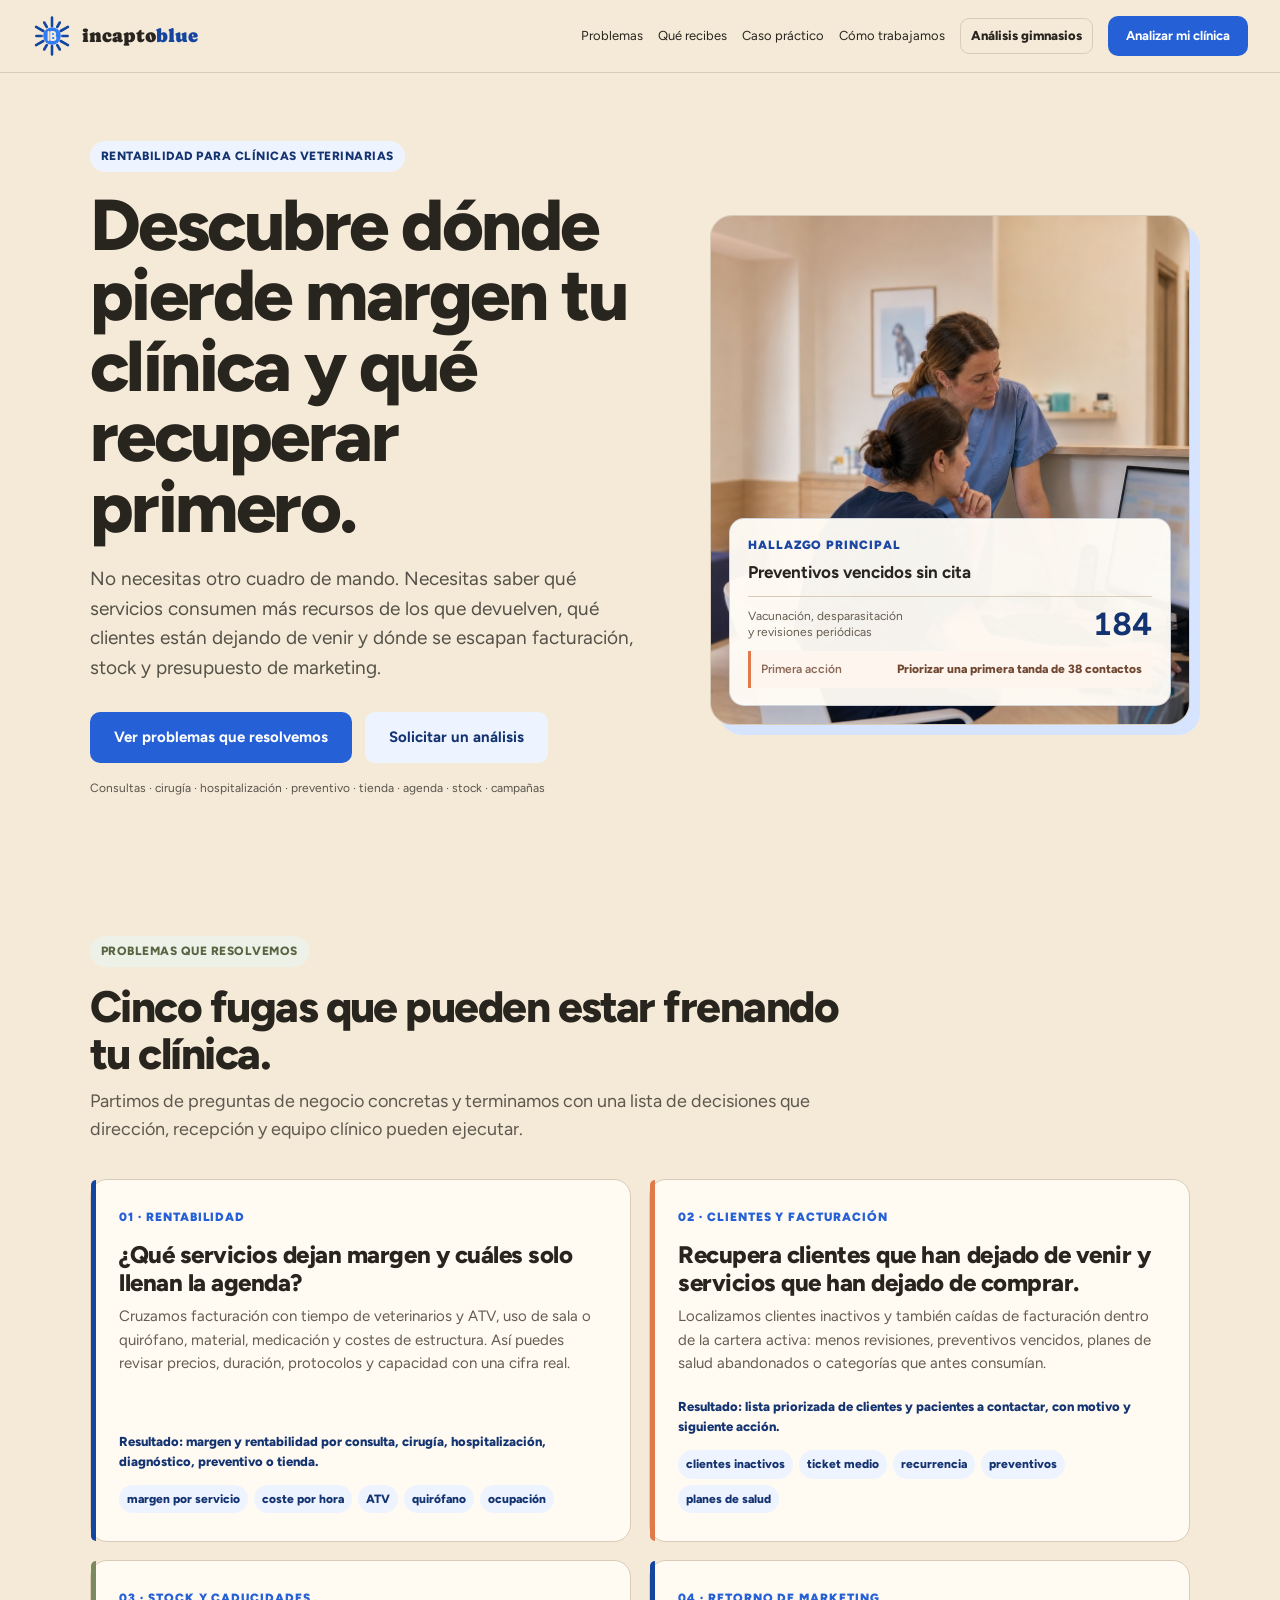
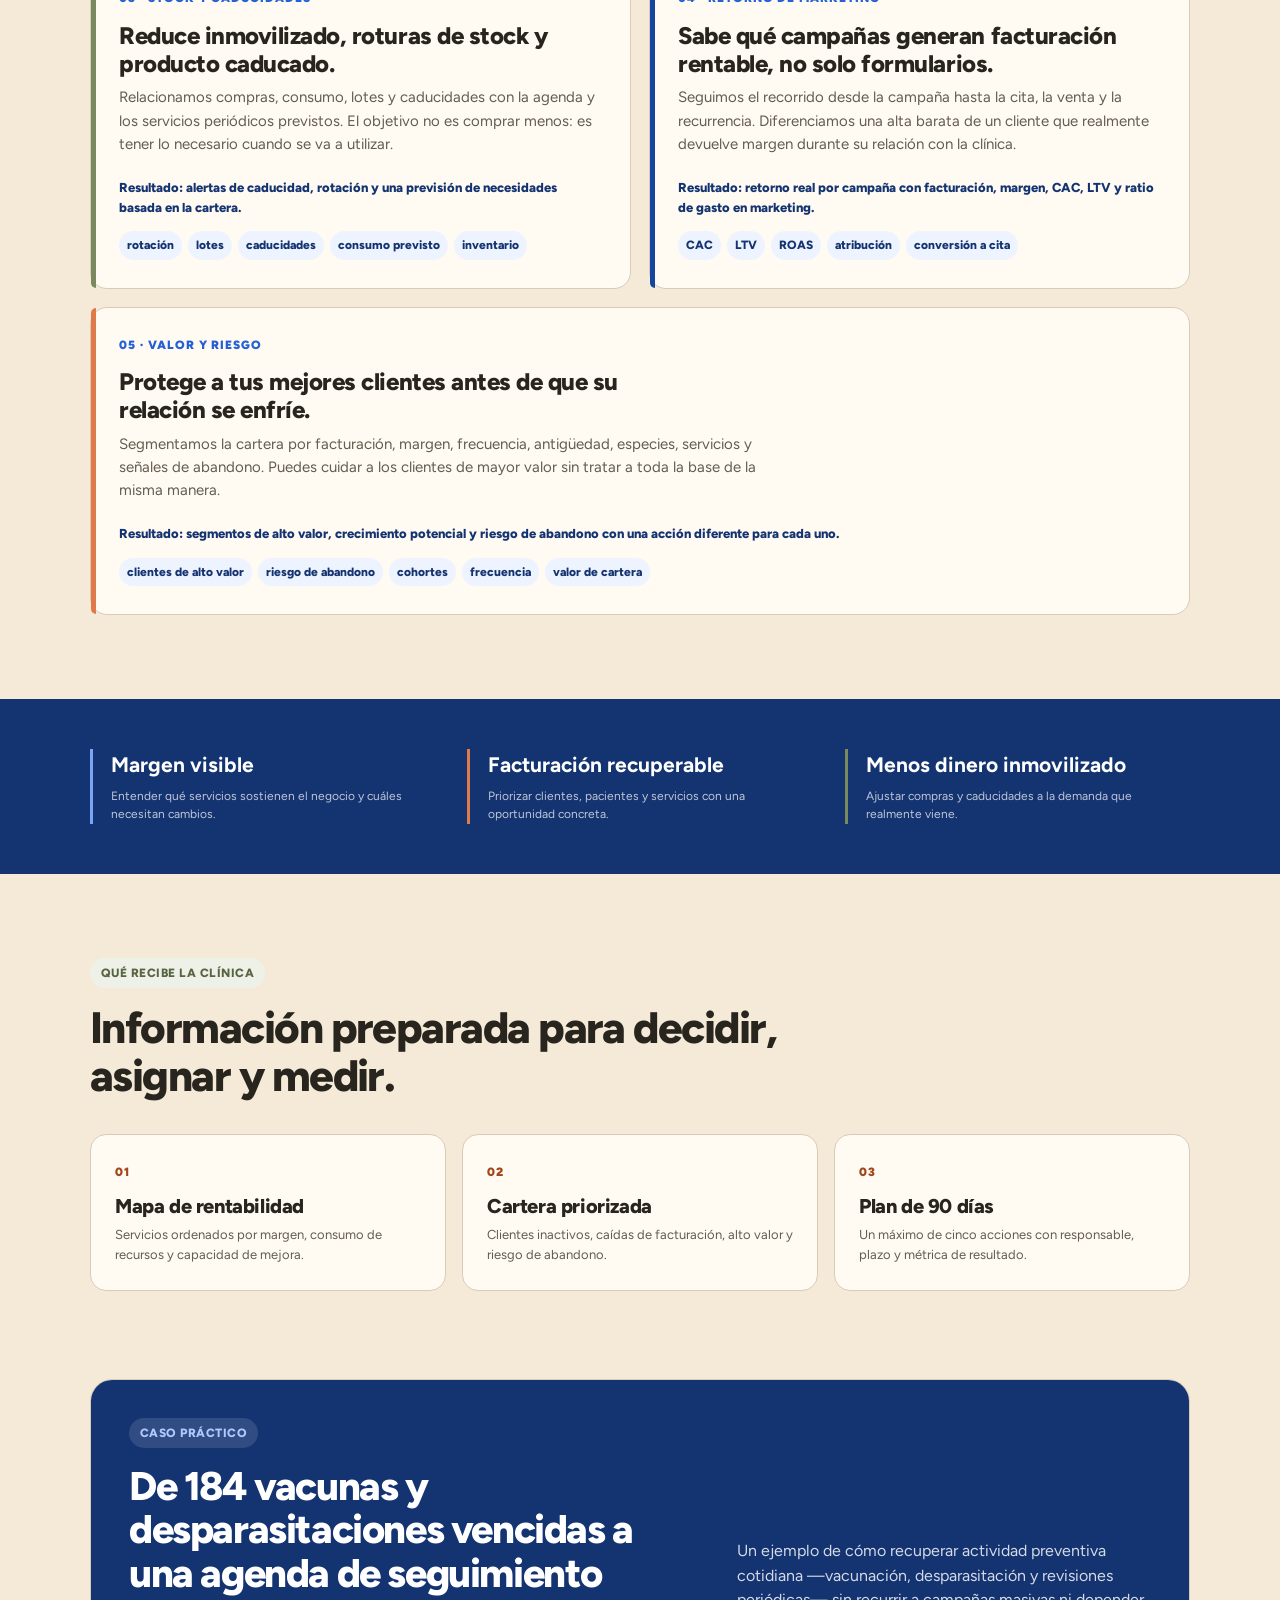
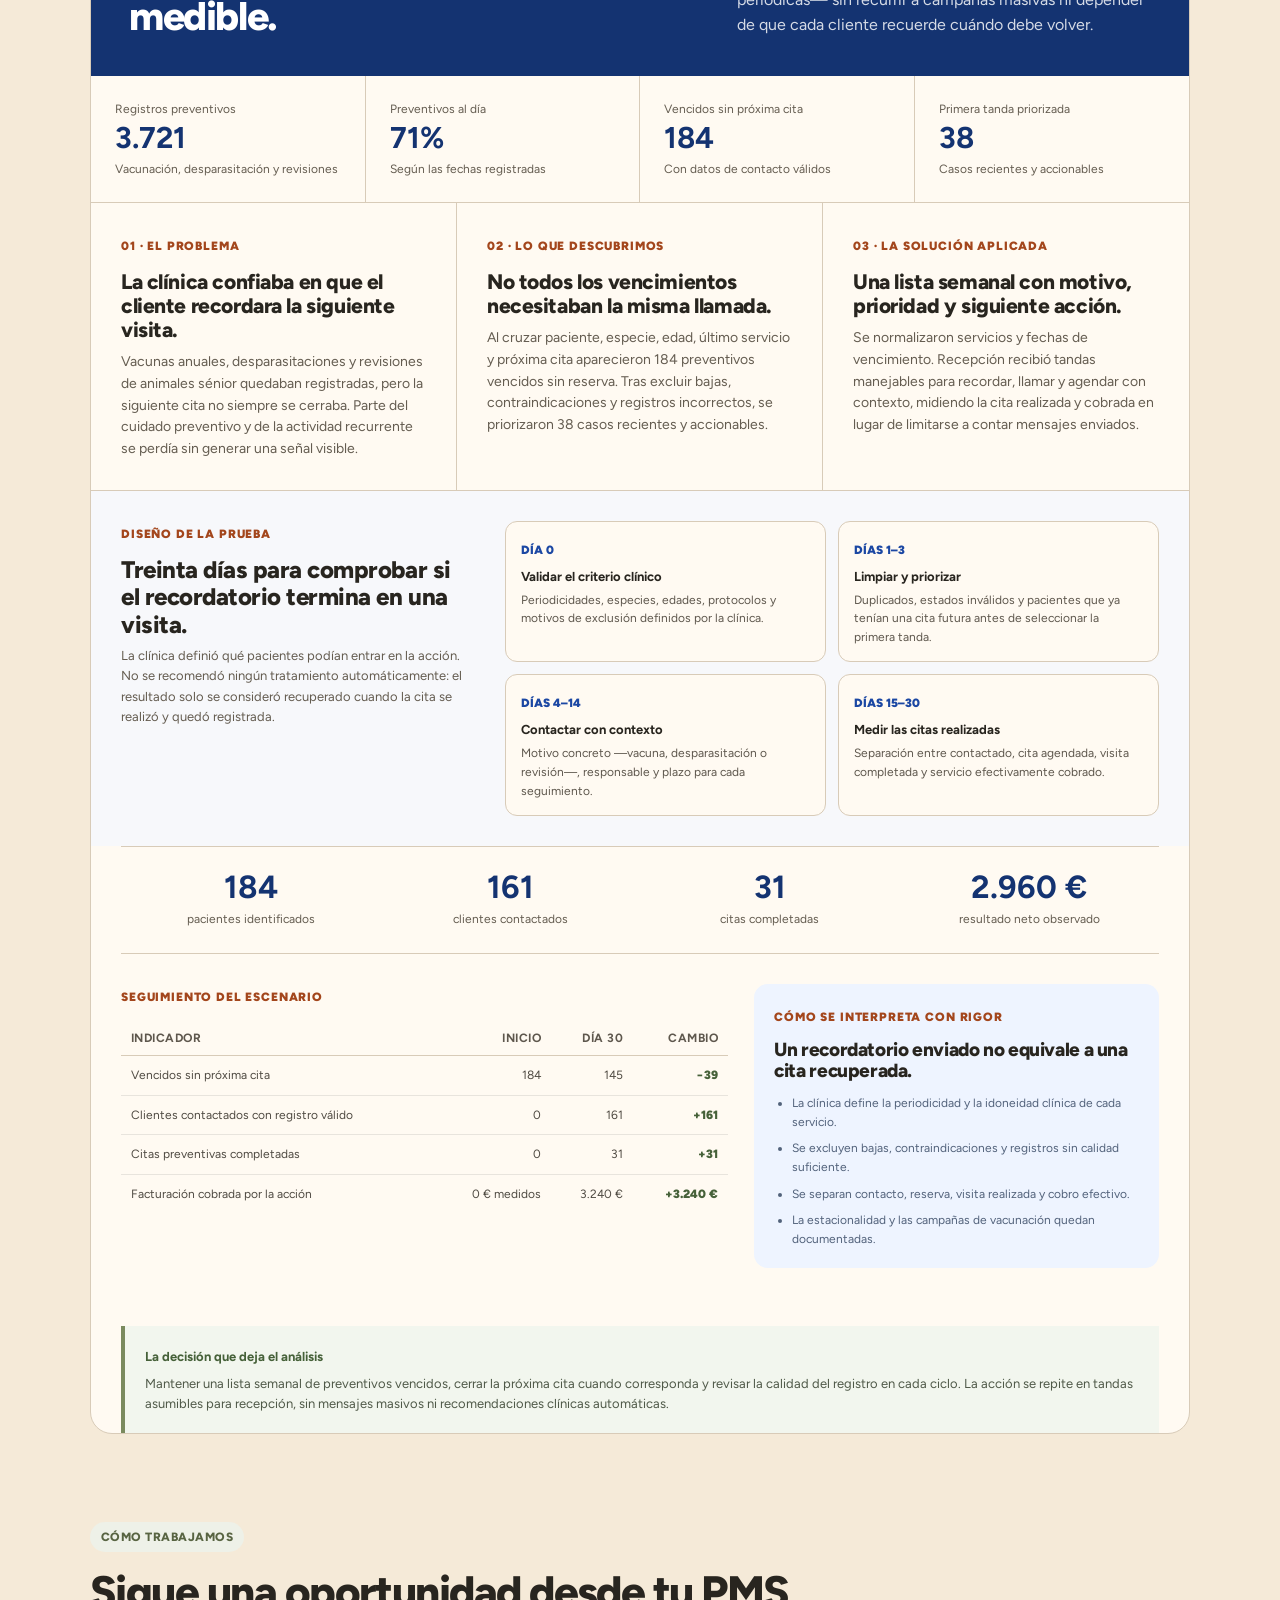
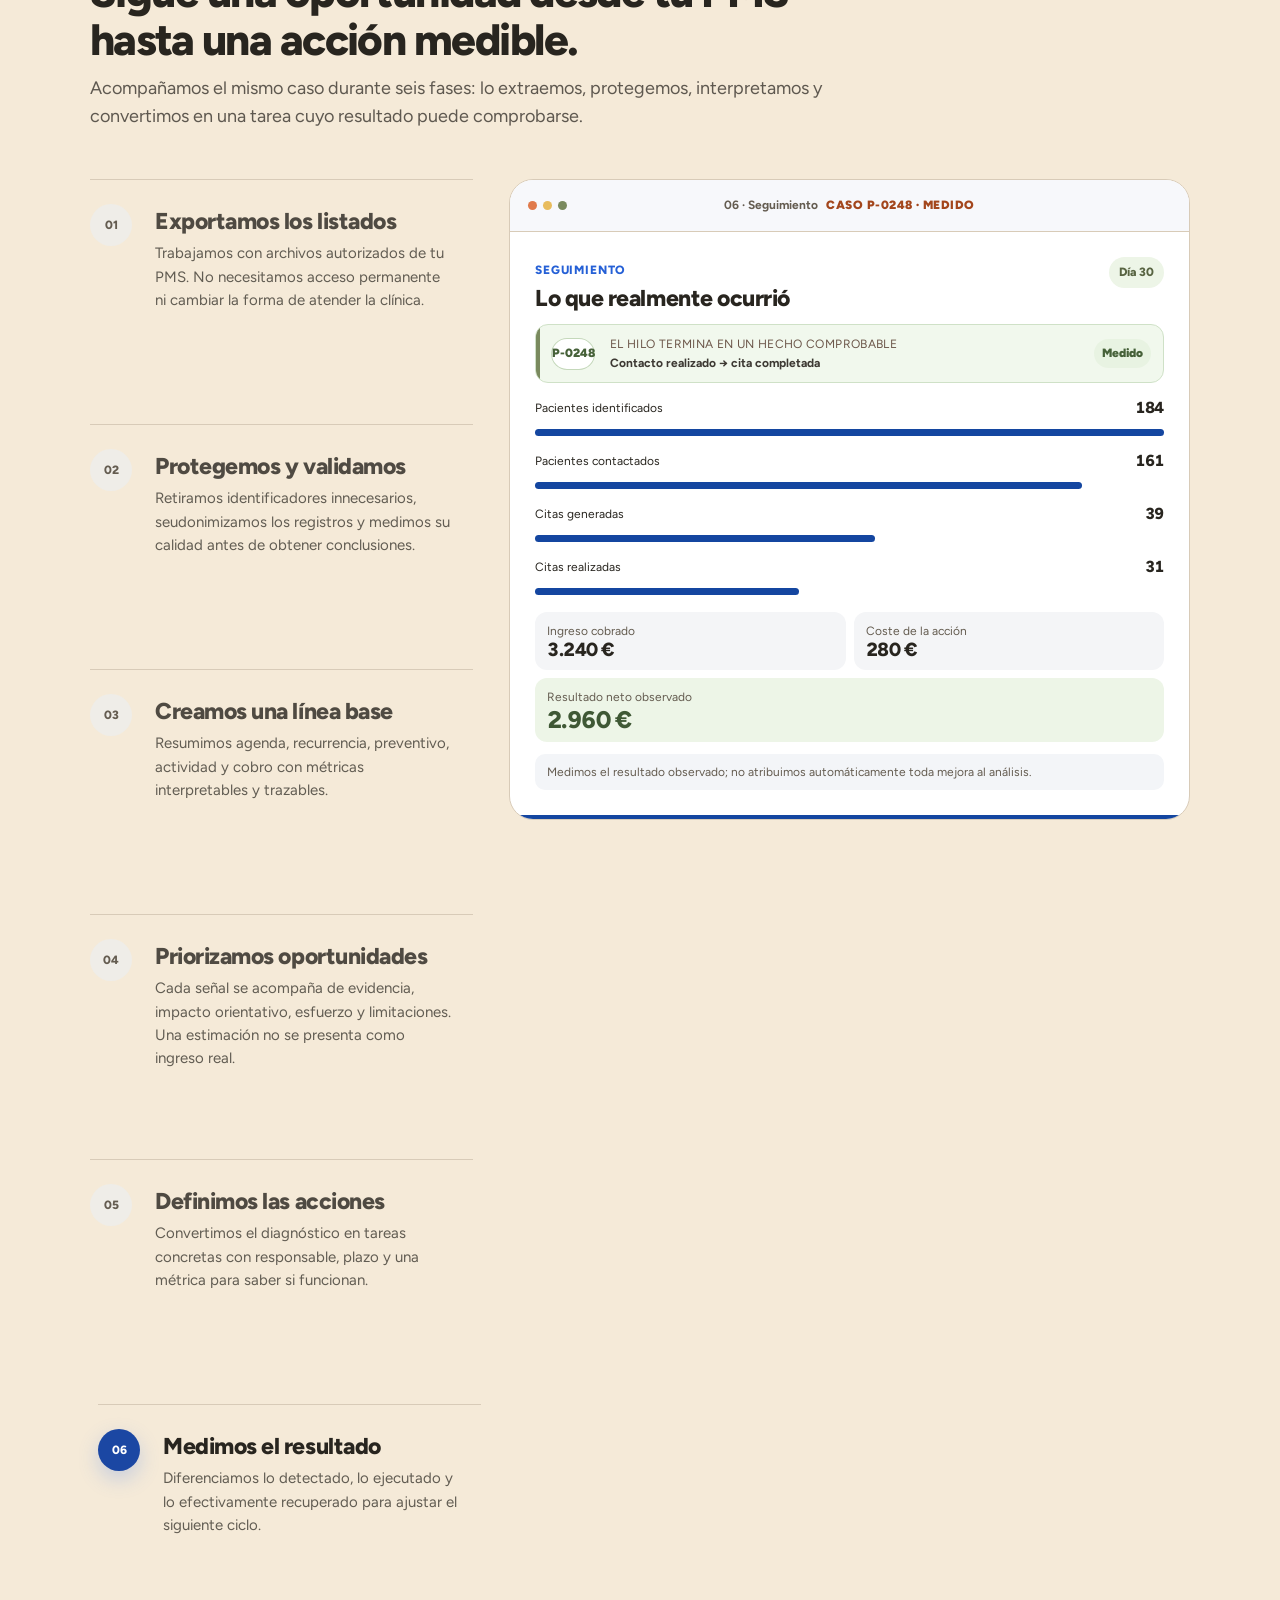
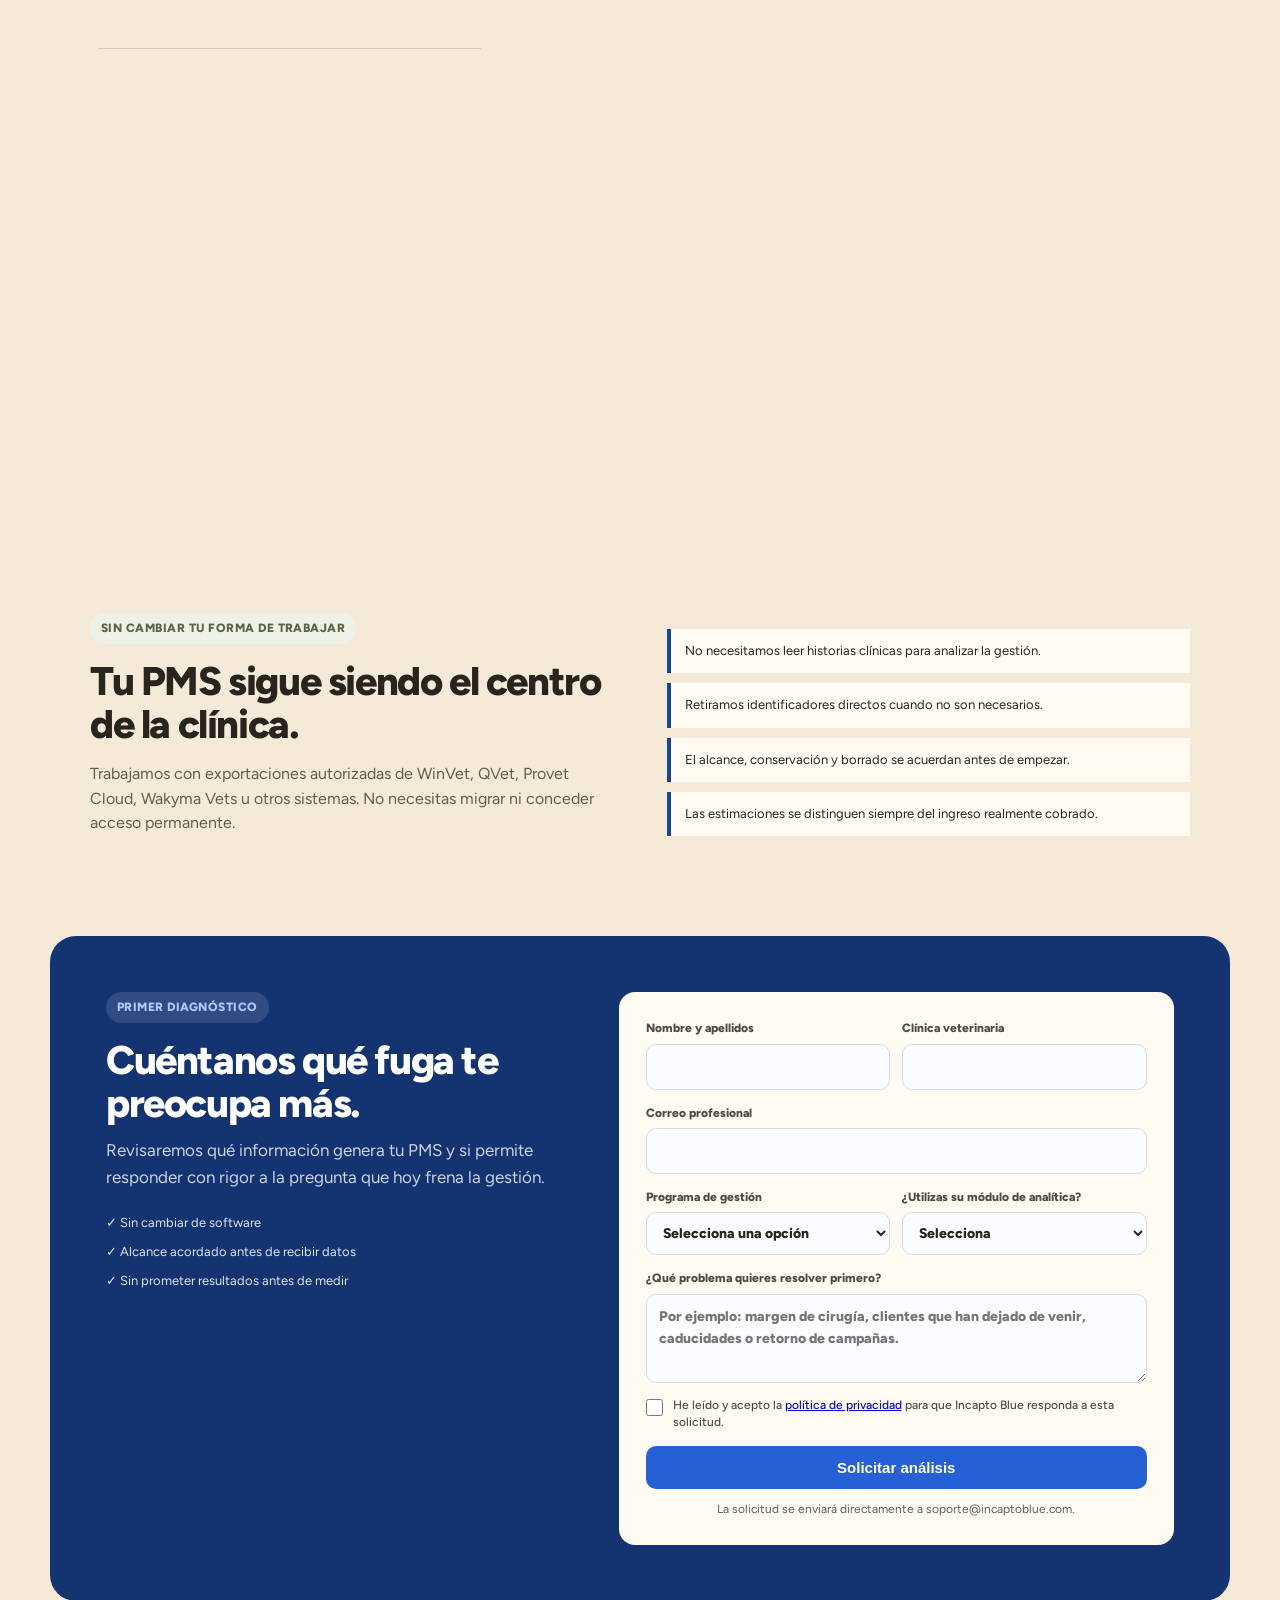
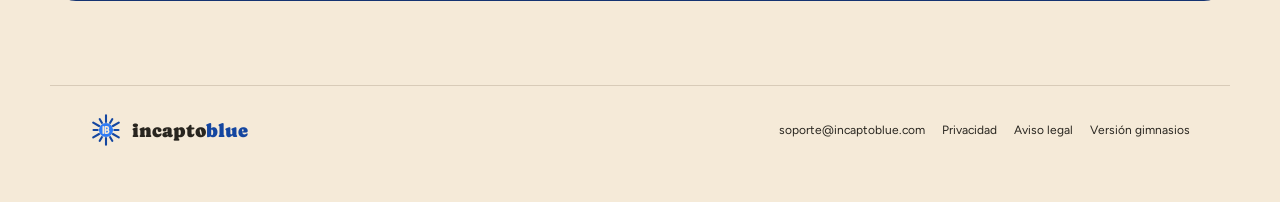
<file: veterinaria/index.html>
<!DOCTYPE html>
<html lang="es">
<head>
  <meta charset="utf-8">
  <meta name="viewport" content="width=device-width, initial-scale=1">
  <title>Rentabilidad y crecimiento para clínicas veterinarias | Incapto Blue</title>
  <meta name="description" content="Descubre qué servicios dejan margen, qué clientes están dejando de venir, dónde se pierde facturación y qué stock corre riesgo de caducar en tu clínica veterinaria.">
  <meta name="keywords" content="rentabilidad clínica veterinaria, margen por servicio, clientes inactivos, preventivos vencidos, stock veterinario, caducidades, CAC, LTV, marketing veterinario">
  <meta name="theme-color" content="#1446a0">
  <link rel="canonical" href="https://incaptoblue.com/veterinaria/">
  <link rel="icon" href="/favicon.ico?v=2" sizes="48x48">
<link rel="icon" href="/favicon.svg?v=2" type="image/svg+xml">
<link rel="icon" href="/assets/favicon-32.png?v=2" type="image/png" sizes="32x32">
<link rel="apple-touch-icon" href="/assets/apple-touch-icon.png?v=2">
  <link rel="stylesheet" href="../styles.css?v=20261105-logo">
  <link rel="stylesheet" href="../sector.css?v=20261105-logo">
</head>
<body>
<div>
  <nav class="sector-nav" aria-label="Navegación principal">
    <a class="sector-brand" href="../index.html" aria-label="Incapto Blue, inicio">
      <img src="/assets/isotipo-sm.svg" width="40" height="40" alt="" class="isotipo">
      <span>incapto<span style="color:var(--ib-blue);">blue</span></span>
    </a>
    <a href="#servicios">Problemas</a>
    <a href="#entregables">Qué recibes</a>
    <a href="#caso-practico">Caso práctico</a>
    <a href="#como">Cómo trabajamos</a>
    <a class="sector-switch" href="../gimnasios/">Análisis gimnasios</a>
    <a class="btn btn-primary" href="#contacto">Analizar mi clínica</a>
  </nav>

  <header class="sector-hero">
    <div class="sector-hero-copy">
      <span class="tag" style="background:var(--color-accent-100);color:var(--color-accent-800);">Rentabilidad para clínicas veterinarias</span>
      <h1>Descubre dónde pierde margen tu clínica y qué recuperar primero.</h1>
      <p>No necesitas otro cuadro de mando. Necesitas saber qué servicios consumen más recursos de los que devuelven, qué clientes están dejando de venir y dónde se escapan facturación, stock y presupuesto de marketing.</p>
      <div class="sector-actions">
        <a class="btn btn-primary" href="#servicios">Ver problemas que resolvemos</a>
        <a class="btn btn-secondary" href="#contacto">Solicitar un análisis</a>
      </div>
      <p class="sector-proof">Consultas · cirugía · hospitalización · preventivo · tienda · agenda · stock · campañas</p>
    </div>

    <figure class="sector-hero-photo">
      <img src="../assets/hero-veterinaria-propuesta.jpg" alt="Dos profesionales veterinarias revisan la agenda de la clínica en recepción">
      <figcaption class="hero-photo-insight" aria-label="Hallazgo sobre preventivos vencidos">
        <span>Hallazgo principal</span>
        <strong>Preventivos vencidos sin cita</strong>
        <div>
          <small>Vacunación, desparasitación<br>y revisiones periódicas</small>
          <b>184</b>
        </div>
        <p><span>Primera acción</span>Priorizar una primera tanda de 38 contactos</p>
      </figcaption>
    </figure>
  </header>

  <main>
    <section id="servicios" class="sector-services">
      <div class="sector-heading">
        <span class="tag tag-accent-2">Problemas que resolvemos</span>
        <h2>Cinco fugas que pueden estar frenando tu clínica.</h2>
        <p>Partimos de preguntas de negocio concretas y terminamos con una lista de decisiones que dirección, recepción y equipo clínico pueden ejecutar.</p>
      </div>

      <div class="pain-grid pain-grid-five">
        <article class="pain-card">
          <span class="pain-number">01 · RENTABILIDAD</span>
          <h3>¿Qué servicios dejan margen y cuáles solo llenan la agenda?</h3>
          <p>Cruzamos facturación con tiempo de veterinarios y ATV, uso de sala o quirófano, material, medicación y costes de estructura. Así puedes revisar precios, duración, protocolos y capacidad con una cifra real.</p>
          <div class="pain-outcome">Resultado: margen y rentabilidad por consulta, cirugía, hospitalización, diagnóstico, preventivo o tienda.</div>
          <div class="sector-terms"><span>margen por servicio</span><span>coste por hora</span><span>ATV</span><span>quirófano</span><span>ocupación</span></div>
        </article>

        <article class="pain-card is-coral">
          <span class="pain-number">02 · CLIENTES Y FACTURACIÓN</span>
          <h3>Recupera clientes que han dejado de venir y servicios que han dejado de comprar.</h3>
          <p>Localizamos clientes inactivos y también caídas de facturación dentro de la cartera activa: menos revisiones, preventivos vencidos, planes de salud abandonados o categorías que antes consumían.</p>
          <div class="pain-outcome">Resultado: lista priorizada de clientes y pacientes a contactar, con motivo y siguiente acción.</div>
          <div class="sector-terms"><span>clientes inactivos</span><span>ticket medio</span><span>recurrencia</span><span>preventivos</span><span>planes de salud</span></div>
        </article>

        <article class="pain-card is-sage">
          <span class="pain-number">03 · STOCK Y CADUCIDADES</span>
          <h3>Reduce inmovilizado, roturas de stock y producto caducado.</h3>
          <p>Relacionamos compras, consumo, lotes y caducidades con la agenda y los servicios periódicos previstos. El objetivo no es comprar menos: es tener lo necesario cuando se va a utilizar.</p>
          <div class="pain-outcome">Resultado: alertas de caducidad, rotación y una previsión de necesidades basada en la cartera.</div>
          <div class="sector-terms"><span>rotación</span><span>lotes</span><span>caducidades</span><span>consumo previsto</span><span>inventario</span></div>
        </article>

        <article class="pain-card">
          <span class="pain-number">04 · RETORNO DE MARKETING</span>
          <h3>Sabe qué campañas generan facturación rentable, no solo formularios.</h3>
          <p>Seguimos el recorrido desde la campaña hasta la cita, la venta y la recurrencia. Diferenciamos una alta barata de un cliente que realmente devuelve margen durante su relación con la clínica.</p>
          <div class="pain-outcome">Resultado: retorno real por campaña con facturación, margen, CAC, LTV y ratio de gasto en marketing.</div>
          <div class="sector-terms"><span>CAC</span><span>LTV</span><span>ROAS</span><span>atribución</span><span>conversión a cita</span></div>
        </article>

        <article class="pain-card is-coral">
          <span class="pain-number">05 · VALOR Y RIESGO</span>
          <h3>Protege a tus mejores clientes antes de que su relación se enfríe.</h3>
          <p>Segmentamos la cartera por facturación, margen, frecuencia, antigüedad, especies, servicios y señales de abandono. Puedes cuidar a los clientes de mayor valor sin tratar a toda la base de la misma manera.</p>
          <div class="pain-outcome">Resultado: segmentos de alto valor, crecimiento potencial y riesgo de abandono con una acción diferente para cada uno.</div>
          <div class="sector-terms"><span>clientes de alto valor</span><span>riesgo de abandono</span><span>cohortes</span><span>frecuencia</span><span>valor de cartera</span></div>
        </article>
      </div>
    </section>

    <section class="sector-result-band" aria-label="Resultados del servicio">
      <div>
        <article><strong>Margen visible</strong><span>Entender qué servicios sostienen el negocio y cuáles necesitan cambios.</span></article>
        <article><strong>Facturación recuperable</strong><span>Priorizar clientes, pacientes y servicios con una oportunidad concreta.</span></article>
        <article><strong>Menos dinero inmovilizado</strong><span>Ajustar compras y caducidades a la demanda que realmente viene.</span></article>
      </div>
    </section>

    <section id="entregables" class="sector-deliverables">
      <div class="sector-heading">
        <span class="tag tag-accent-2">Qué recibe la clínica</span>
        <h2>Información preparada para decidir, asignar y medir.</h2>
      </div>
      <div class="sector-deliverables-grid">
        <article><span>01</span><h3>Mapa de rentabilidad</h3><p>Servicios ordenados por margen, consumo de recursos y capacidad de mejora.</p></article>
        <article><span>02</span><h3>Cartera priorizada</h3><p>Clientes inactivos, caídas de facturación, alto valor y riesgo de abandono.</p></article>
        <article><span>03</span><h3>Plan de 90 días</h3><p>Un máximo de cinco acciones con responsable, plazo y métrica de resultado.</p></article>
      </div>
    </section>

    <section id="caso-practico" class="sector-case-study" aria-labelledby="vet-case-title">
      <article class="case-study-shell">
        <header class="case-study-header">
          <div>
            <span class="tag">Caso práctico</span>
            <h2 id="vet-case-title">De 184 vacunas y desparasitaciones vencidas a una agenda de seguimiento medible.</h2>
          </div>
          <p>Un ejemplo de cómo recuperar actividad preventiva cotidiana —vacunación, desparasitación y revisiones periódicas— sin recurrir a campañas masivas ni depender de que cada cliente recuerde cuándo debe volver.</p>
        </header>

        <div class="case-study-baseline" aria-label="Situación inicial del caso">
          <div><span>Registros preventivos</span><strong>3.721</strong><small>Vacunación, desparasitación y revisiones</small></div>
          <div><span>Preventivos al día</span><strong>71%</strong><small>Según las fechas registradas</small></div>
          <div><span>Vencidos sin próxima cita</span><strong>184</strong><small>Con datos de contacto válidos</small></div>
          <div><span>Primera tanda priorizada</span><strong>38</strong><small>Casos recientes y accionables</small></div>
        </div>

        <div class="case-study-story">
          <section>
            <span>01 · El problema</span>
            <h3>La clínica confiaba en que el cliente recordara la siguiente visita.</h3>
            <p>Vacunas anuales, desparasitaciones y revisiones de animales sénior quedaban registradas, pero la siguiente cita no siempre se cerraba. Parte del cuidado preventivo y de la actividad recurrente se perdía sin generar una señal visible.</p>
          </section>
          <section>
            <span>02 · Lo que descubrimos</span>
            <h3>No todos los vencimientos necesitaban la misma llamada.</h3>
            <p>Al cruzar paciente, especie, edad, último servicio y próxima cita aparecieron 184 preventivos vencidos sin reserva. Tras excluir bajas, contraindicaciones y registros incorrectos, se priorizaron 38 casos recientes y accionables.</p>
          </section>
          <section>
            <span>03 · La solución aplicada</span>
            <h3>Una lista semanal con motivo, prioridad y siguiente acción.</h3>
            <p>Se normalizaron servicios y fechas de vencimiento. Recepción recibió tandas manejables para recordar, llamar y agendar con contexto, midiendo la cita realizada y cobrada en lugar de limitarse a contar mensajes enviados.</p>
          </section>
        </div>

        <div class="case-study-test">
          <div>
            <span class="case-study-kicker">Diseño de la prueba</span>
            <h3>Treinta días para comprobar si el recordatorio termina en una visita.</h3>
            <p>La clínica definió qué pacientes podían entrar en la acción. No se recomendó ningún tratamiento automáticamente: el resultado solo se consideró recuperado cuando la cita se realizó y quedó registrada.</p>
          </div>
          <ol class="case-study-timeline">
            <li><span>Día 0</span><strong>Validar el criterio clínico</strong><p>Periodicidades, especies, edades, protocolos y motivos de exclusión definidos por la clínica.</p></li>
            <li><span>Días 1–3</span><strong>Limpiar y priorizar</strong><p>Duplicados, estados inválidos y pacientes que ya tenían una cita futura antes de seleccionar la primera tanda.</p></li>
            <li><span>Días 4–14</span><strong>Contactar con contexto</strong><p>Motivo concreto —vacuna, desparasitación o revisión—, responsable y plazo para cada seguimiento.</p></li>
            <li><span>Días 15–30</span><strong>Medir las citas realizadas</strong><p>Separación entre contactado, cita agendada, visita completada y servicio efectivamente cobrado.</p></li>
          </ol>
        </div>

        <div class="case-study-results" aria-label="Resultado del escenario ilustrativo">
          <div><strong>184</strong><span>pacientes identificados</span></div>
          <div><strong>161</strong><span>clientes contactados</span></div>
          <div><strong>31</strong><span>citas completadas</span></div>
          <div><strong>2.960 €</strong><span>resultado neto observado</span></div>
        </div>

        <div class="case-study-reading">
          <div class="case-study-comparison" tabindex="0" role="region" aria-label="Tabla comparativa, desplazable en horizontal">
            <span class="case-study-kicker">Seguimiento del escenario</span>
            <table>
              <thead><tr><th>Indicador</th><th>Inicio</th><th>Día 30</th><th>Cambio</th></tr></thead>
              <tbody>
                <tr><td>Vencidos sin próxima cita</td><td>184</td><td>145</td><td class="is-positive">−39</td></tr>
                <tr><td>Clientes contactados con registro válido</td><td>0</td><td>161</td><td class="is-positive">+161</td></tr>
                <tr><td>Citas preventivas completadas</td><td>0</td><td>31</td><td class="is-positive">+31</td></tr>
                <tr><td>Facturación cobrada por la acción</td><td>0 € medidos</td><td>3.240 €</td><td class="is-positive">+3.240 €</td></tr>
              </tbody>
            </table>
          </div>
          <aside class="case-study-rigor">
            <span class="case-study-kicker">Cómo se interpreta con rigor</span>
            <h3>Un recordatorio enviado no equivale a una cita recuperada.</h3>
            <ul>
              <li>La clínica define la periodicidad y la idoneidad clínica de cada servicio.</li>
              <li>Se excluyen bajas, contraindicaciones y registros sin calidad suficiente.</li>
              <li>Se separan contacto, reserva, visita realizada y cobro efectivo.</li>
              <li>La estacionalidad y las campañas de vacunación quedan documentadas.</li>
            </ul>
          </aside>
        </div>

        <div class="case-study-learning">
          <strong>La decisión que deja el análisis</strong>
          <p>Mantener una lista semanal de preventivos vencidos, cerrar la próxima cita cuando corresponda y revisar la calidad del registro en cada ciclo. La acción se repite en tandas asumibles para recepción, sin mensajes masivos ni recomendaciones clínicas automáticas.</p>
        </div>

      </article>
    </section>

    <section id="como" class="process-demo sector-process-demo" data-process-scroll aria-labelledby="process-title-vet">
      <div class="process-intro">
        <span class="tag tag-accent-2">Cómo trabajamos</span>
        <h2 id="process-title-vet">Sigue una oportunidad desde tu PMS hasta una acción medible.</h2>
        <p>Acompañamos el mismo caso durante seis fases: lo extraemos, protegemos, interpretamos y convertimos en una tarea cuyo resultado puede comprobarse.</p>
      </div>

      <div class="process-layout">
        <div class="process-steps" aria-label="Fases del análisis veterinario">
          <article class="process-step is-active" data-stage="1" data-stage-label="Exportación" data-case-label="Registro #2184">
            <span class="step-number">01</span>
            <div><h3>Exportamos los listados</h3><p>Trabajamos con archivos autorizados de tu PMS. No necesitamos acceso permanente ni cambiar la forma de atender la clínica.</p></div>
          </article>
          <article class="process-step" data-stage="2" data-stage-label="Protección y calidad" data-case-label="Caso P-0248">
            <span class="step-number">02</span>
            <div><h3>Protegemos y validamos</h3><p>Retiramos identificadores innecesarios, seudonimizamos los registros y medimos su calidad antes de obtener conclusiones.</p></div>
          </article>
          <article class="process-step" data-stage="3" data-stage-label="Línea base" data-case-label="Caso P-0248">
            <span class="step-number">03</span>
            <div><h3>Creamos una línea base</h3><p>Resumimos agenda, recurrencia, preventivo, actividad y cobro con métricas interpretables y trazables.</p></div>
          </article>
          <article class="process-step" data-stage="4" data-stage-label="Oportunidades" data-case-label="Caso P-0248">
            <span class="step-number">04</span>
            <div><h3>Priorizamos oportunidades</h3><p>Cada señal se acompaña de evidencia, impacto orientativo, esfuerzo y limitaciones. Una estimación no se presenta como ingreso real.</p></div>
          </article>
          <article class="process-step" data-stage="5" data-stage-label="Plan de acción" data-case-label="Caso P-0248">
            <span class="step-number">05</span>
            <div><h3>Definimos las acciones</h3><p>Convertimos el diagnóstico en tareas concretas con responsable, plazo y una métrica para saber si funcionan.</p></div>
          </article>
          <article class="process-step" data-stage="6" data-stage-label="Seguimiento" data-case-label="Caso P-0248 · medido">
            <span class="step-number">06</span>
            <div><h3>Medimos el resultado</h3><p>Diferenciamos lo detectado, lo ejecutado y lo efectivamente recuperado para ajustar el siguiente ciclo.</p></div>
          </article>
        </div>

        <div class="demo-sticky" aria-live="polite">
          <div class="demo-window elev-md">
            <div class="demo-toolbar">
              <span class="demo-dots" aria-hidden="true"><i></i><i></i><i></i></span>
              <span class="demo-stage-copy"><span class="demo-stage-label">01 · Exportación</span><small class="demo-case-label">Registro #2184</small></span>
            </div>

            <div class="demo-screen is-active" data-screen="1">
              <div class="screen-heading"><div><span class="eyebrow">Origen de datos</span><h3>Exportaciones autorizadas</h3></div><span class="status-chip">5 archivos listos</span></div>
              <div class="case-thread" data-case-stage="1"><span class="case-token">#2184</span><div><small>Hilo del caso · Preventivo anual</small><strong>Registro vencido hace 47 días</strong></div><span class="case-state">Dato bruto</span></div>
              <div class="file-list">
                <div><span class="file-icon">CSV</span><p><strong>clientes.csv</strong><small>4.286 registros</small></p><b>✓</b></div>
                <div><span class="file-icon">CSV</span><p><strong>pacientes.csv</strong><small>5.914 registros</small></p><b>✓</b></div>
                <div><span class="file-icon">CSV</span><p><strong>agenda.csv</strong><small>12.480 registros</small></p><b>✓</b></div>
                <div><span class="file-icon">CSV</span><p><strong>ventas.csv</strong><small>18.302 registros</small></p><b>✓</b></div>
                <div class="journey-focus"><span class="file-icon">CSV</span><p><strong>preventivo.csv</strong><small>3.721 registros · contiene #2184</small></p><b>✓</b></div>
              </div>
              <div class="screen-note">La clínica decide qué exporta y conserva el control de sus datos.</div>
            </div>

            <div class="demo-screen" data-screen="2">
              <div class="screen-heading"><div><span class="eyebrow">Seguridad y calidad</span><h3>Solo conservamos lo necesario</h3></div><span class="status-chip status-secure">Datos personales ficticios</span></div>
              <div class="case-thread" data-case-stage="2"><span class="case-token">P-0248</span><div><small>El registro continúa, la identidad no</small><strong>Identificadores retirados y dato validado</strong></div><span class="case-state">Protegido</span></div>
              <div class="privacy-grid">
                <div class="privacy-row"><span>María López</span><em>→</em><strong>CLI_8F3A21</strong></div>
                <div class="privacy-row"><span>maria@email.es</span><em>→</em><strong class="removed">Eliminado</strong></div>
                <div class="privacy-row"><span>512 345 678</span><em>→</em><strong class="removed">Eliminado</strong></div>
                <div class="privacy-row journey-focus"><span>Paciente #2184</span><em>→</em><strong>P-0248 · Perro</strong></div>
              </div>
              <div class="quality-card">
                <div><span>Registros utilizables</span><strong>94%</strong></div>
                <div class="quality-bar"><i style="width:94%"></i></div>
                <ul><li><span>Duplicados detectados</span><b>37</b></li><li><span>Citas sin estado</span><b>4,1%</b></li><li><span>Servicios sin clasificar</span><b>2,6%</b></li></ul>
              </div>
            </div>

            <div class="demo-screen" data-screen="3">
              <div class="screen-heading"><div><span class="eyebrow">Línea base</span><h3>La clínica en cinco indicadores</h3></div><span class="status-chip">Últimos 12 meses</span></div>
              <div class="case-thread" data-case-stage="3"><span class="case-token">P-0248</span><div><small>Del registro individual a una señal</small><strong>Forma parte de 184 preventivos vencidos sin cita</strong></div><span class="case-state">Cohorte</span></div>
              <div class="kpi-grid">
                <div class="kpi-card kpi-wide"><span>Facturación mensual</span><strong>47.280 €</strong><small class="positive">↑ 4,2% frente al periodo anterior</small></div>
                <div class="kpi-card"><span>Clientes que repiten</span><strong>62%</strong><small>Fiabilidad alta</small></div>
                <div class="kpi-card"><span>Citas no presentadas</span><strong>8,4%</strong><small class="warning">↑ 1,7 puntos</small></div>
                <div class="kpi-card journey-focus"><span>Preventivos al día</span><strong>71%</strong><small>184 vencidos sin cita · incluye P-0248</small></div>
                <div class="kpi-card"><span>Pendiente de cobro</span><strong>3.840 €</strong><small>Saldo registrado</small></div>
              </div>
              <div class="mini-trend" aria-hidden="true"><span>Retención mensual</span><svg viewBox="0 0 380 70"><path d="M4 55 C55 48 80 60 125 38 S210 48 250 25 S330 28 376 8" fill="none" stroke="#3f7cf0" stroke-width="4" stroke-linecap="round"></path><path d="M4 65H376" stroke="#ddd7cc"></path><circle cx="376" cy="8" r="5" fill="#e07a4b"></circle></svg></div>
            </div>

            <div class="demo-screen" data-screen="4">
              <div class="screen-heading"><div><span class="eyebrow">Radar de oportunidades</span><h3>Qué merece atención primero</h3></div><span class="status-chip">4 señales</span></div>
              <div class="case-thread" data-case-stage="4"><span class="case-token">P-0248</span><div><small>La señal se convierte en prioridad</small><strong>Entra en el primer grupo de 38 contactos</strong></div><span class="case-state">Prioridad alta</span></div>
              <div class="opportunity-list">
                <div class="opportunity high journey-focus"><span class="priority-dot"></span><div><strong>Preventivos vencidos sin cita</strong><small>184 pacientes · P-0248 en la primera tanda</small></div><p><b>4.600 €</b><small>oportunidad estimada</small></p><span class="effort">Esfuerzo bajo</span></div>
                <div class="opportunity high"><span class="priority-dot"></span><div><strong>Huecos recuperables de agenda</strong><small>Lunes y miércoles · Evidencia alta</small></div><p><b>31 h</b><small>al mes</small></p><span class="effort medium">Esfuerzo medio</span></div>
                <div class="opportunity"><span class="priority-dot"></span><div><strong>Clientes inactivos recuperables</strong><small>Sin visita en 18 meses</small></div><p><b>126</b><small>clientes</small></p><span class="effort medium">Esfuerzo medio</span></div>
                <div class="opportunity"><span class="priority-dot"></span><div><strong>Descuentos sin motivo registrado</strong><small>Revisar criterios y autorización</small></div><p><b>1.280 €</b><small>importe observado</small></p><span class="effort">Esfuerzo bajo</span></div>
              </div>
              <div class="screen-note warning-note">Una oportunidad estimada no equivale a facturación recuperada.</div>
            </div>

            <div class="demo-screen" data-screen="5">
              <div class="screen-heading"><div><span class="eyebrow">Plan de 90 días</span><h3>De la señal a la ejecución</h3></div><span class="status-chip">3 acciones</span></div>
              <div class="case-thread" data-case-stage="5"><span class="case-token">P-0248</span><div><small>La oportunidad ya tiene dueño y plazo</small><strong>Llamar antes del viernes · Responsable: recepción</strong></div><span class="case-state">Tarea asignada</span></div>
              <div class="action-list">
                <div class="action-card journey-focus"><span class="action-index">1</span><div><strong>Recuperar preventivos vencidos</strong><p>Empezar por 38 casos priorizados, incluido P-0248.</p><div class="action-meta"><span>Recepción</span><span>Antes del viernes</span><span>Cita realizada</span></div></div></div>
                <div class="action-card"><span class="action-index">2</span><div><strong>Reducir ausencias de los lunes</strong><p>Confirmación 48 h antes y activación de lista de espera.</p><div class="action-meta"><span>Coordinación</span><span>30 días</span><span>Horas recuperadas</span></div></div></div>
                <div class="action-card"><span class="action-index">3</span><div><strong>Corregir servicios sin clasificar</strong><p>Definir códigos y protocolo de registro en recepción.</p><div class="action-meta"><span>Administración</span><span>21 días</span><span>&gt;98% válidos</span></div></div></div>
              </div>
            </div>

            <div class="demo-screen" data-screen="6">
              <div class="screen-heading"><div><span class="eyebrow">Seguimiento</span><h3>Lo que realmente ocurrió</h3></div><span class="status-chip status-secure">Día 30</span></div>
              <div class="case-thread is-complete" data-case-stage="6"><span class="case-token">P-0248</span><div><small>El hilo termina en un hecho comprobable</small><strong>Contacto realizado → cita completada</strong></div><span class="case-state">Medido</span></div>
              <div class="funnel">
                <div><span>Pacientes identificados</span><strong>184</strong><i style="width:100%"></i></div>
                <div><span>Pacientes contactados</span><strong>161</strong><i style="width:87%"></i></div>
                <div><span>Citas generadas</span><strong>39</strong><i style="width:54%"></i></div>
                <div><span>Citas realizadas</span><strong>31</strong><i style="width:42%"></i></div>
              </div>
              <div class="result-summary">
                <div><span>Ingreso cobrado</span><strong>3.240 €</strong></div>
                <div><span>Coste de la acción</span><strong>280 €</strong></div>
                <div class="net-result"><span>Resultado neto observado</span><strong>2.960 €</strong></div>
              </div>
              <div class="screen-note">Medimos el resultado observado; no atribuimos automáticamente toda mejora al análisis.</div>
            </div>

            <div class="demo-progress"><i class="demo-progress-bar"></i></div>
          </div>
        </div>
      </div>
    </section>

    <section class="sector-trust">
      <div>
        <span class="tag tag-accent-2">Sin cambiar tu forma de trabajar</span>
        <h2>Tu PMS sigue siendo el centro de la clínica.</h2>
        <p>Trabajamos con exportaciones autorizadas de WinVet, QVet, Provet Cloud, Wakyma Vets u otros sistemas. No necesitas migrar ni conceder acceso permanente.</p>
      </div>
      <ul class="sector-trust-list">
        <li>No necesitamos leer historias clínicas para analizar la gestión.</li>
        <li>Retiramos identificadores directos cuando no son necesarios.</li>
        <li>El alcance, conservación y borrado se acuerdan antes de empezar.</li>
        <li>Las estimaciones se distinguen siempre del ingreso realmente cobrado.</li>
      </ul>
    </section>

    <section id="contacto" class="contact-section sector-contact">
      <div class="contact-copy">
        <span class="tag">Primer diagnóstico</span>
        <h2>Cuéntanos qué fuga te preocupa más.</h2>
        <p>Revisaremos qué información genera tu PMS y si permite responder con rigor a la pregunta que hoy frena la gestión.</p>
        <div class="contact-points"><span>✓ Sin cambiar de software</span><span>✓ Alcance acordado antes de recibir datos</span><span>✓ Sin prometer resultados antes de medir</span></div>
      </div>
      <form id="contact-form" class="contact-form" aria-label="Solicitud de análisis para clínica veterinaria">
        <input type="hidden" name="sector" value="Veterinaria">
        <label class="form-trap" aria-hidden="true">No rellenar<input name="website" tabindex="-1" autocomplete="off"></label>
        <div class="form-row"><label>Nombre y apellidos<input name="nombre" autocomplete="name" required></label><label>Clínica veterinaria<input name="clinica" autocomplete="organization" required></label></div>
        <label>Correo profesional<input name="email" type="email" autocomplete="email" required></label>
        <div class="form-row">
          <label>Programa de gestión<select name="pms" required><option value="">Selecciona una opción</option><option>WinVet</option><option>Provet Cloud</option><option>QVet</option><option>Wakyma Vets</option><option>Otro</option></select></label>
          <label>¿Utilizas su módulo de analítica?<select name="analitica" required><option value="">Selecciona</option><option>Sí</option><option>No</option><option>No estoy seguro/a</option></select></label>
        </div>
        <label>¿Qué problema quieres resolver primero?<textarea name="necesidad" rows="3" placeholder="Por ejemplo: margen de cirugía, clientes que han dejado de venir, caducidades o retorno de campañas."></textarea></label>
        <label class="consent"><input name="privacidad" type="checkbox" required><span>He leído y acepto la <a href="../privacidad.html">política de privacidad</a> para que Incapto Blue responda a esta solicitud.</span></label>
        <button class="btn btn-primary" type="submit">Solicitar análisis</button>
        <p class="form-help">La solicitud se enviará directamente a soporte@incaptoblue.com.</p>
        <p id="form-status" class="form-status" role="status" aria-live="polite"></p>
      </form>
    </section>
  </main>

  <footer class="sector-footer">
    <div>
      <a class="sector-brand" href="../index.html"><img src="/assets/isotipo-sm.svg" width="32" height="32" alt="" class="isotipo"><span>incapto<span style="color:var(--ib-blue);">blue</span></span></a>
      <div class="sector-footer-links"><a href="mailto:soporte@incaptoblue.com">soporte@incaptoblue.com</a><a href="../privacidad.html">Privacidad</a><a href="../aviso-legal.html">Aviso legal</a><a href="../gimnasios/">Versión gimnasios</a></div>
    </div>
  </footer>
</div>
<script src="../process-demo.js?v=20261105-a11y"></script>
<script src="../sector-contact.js"></script>
</body>
</html>
</file>
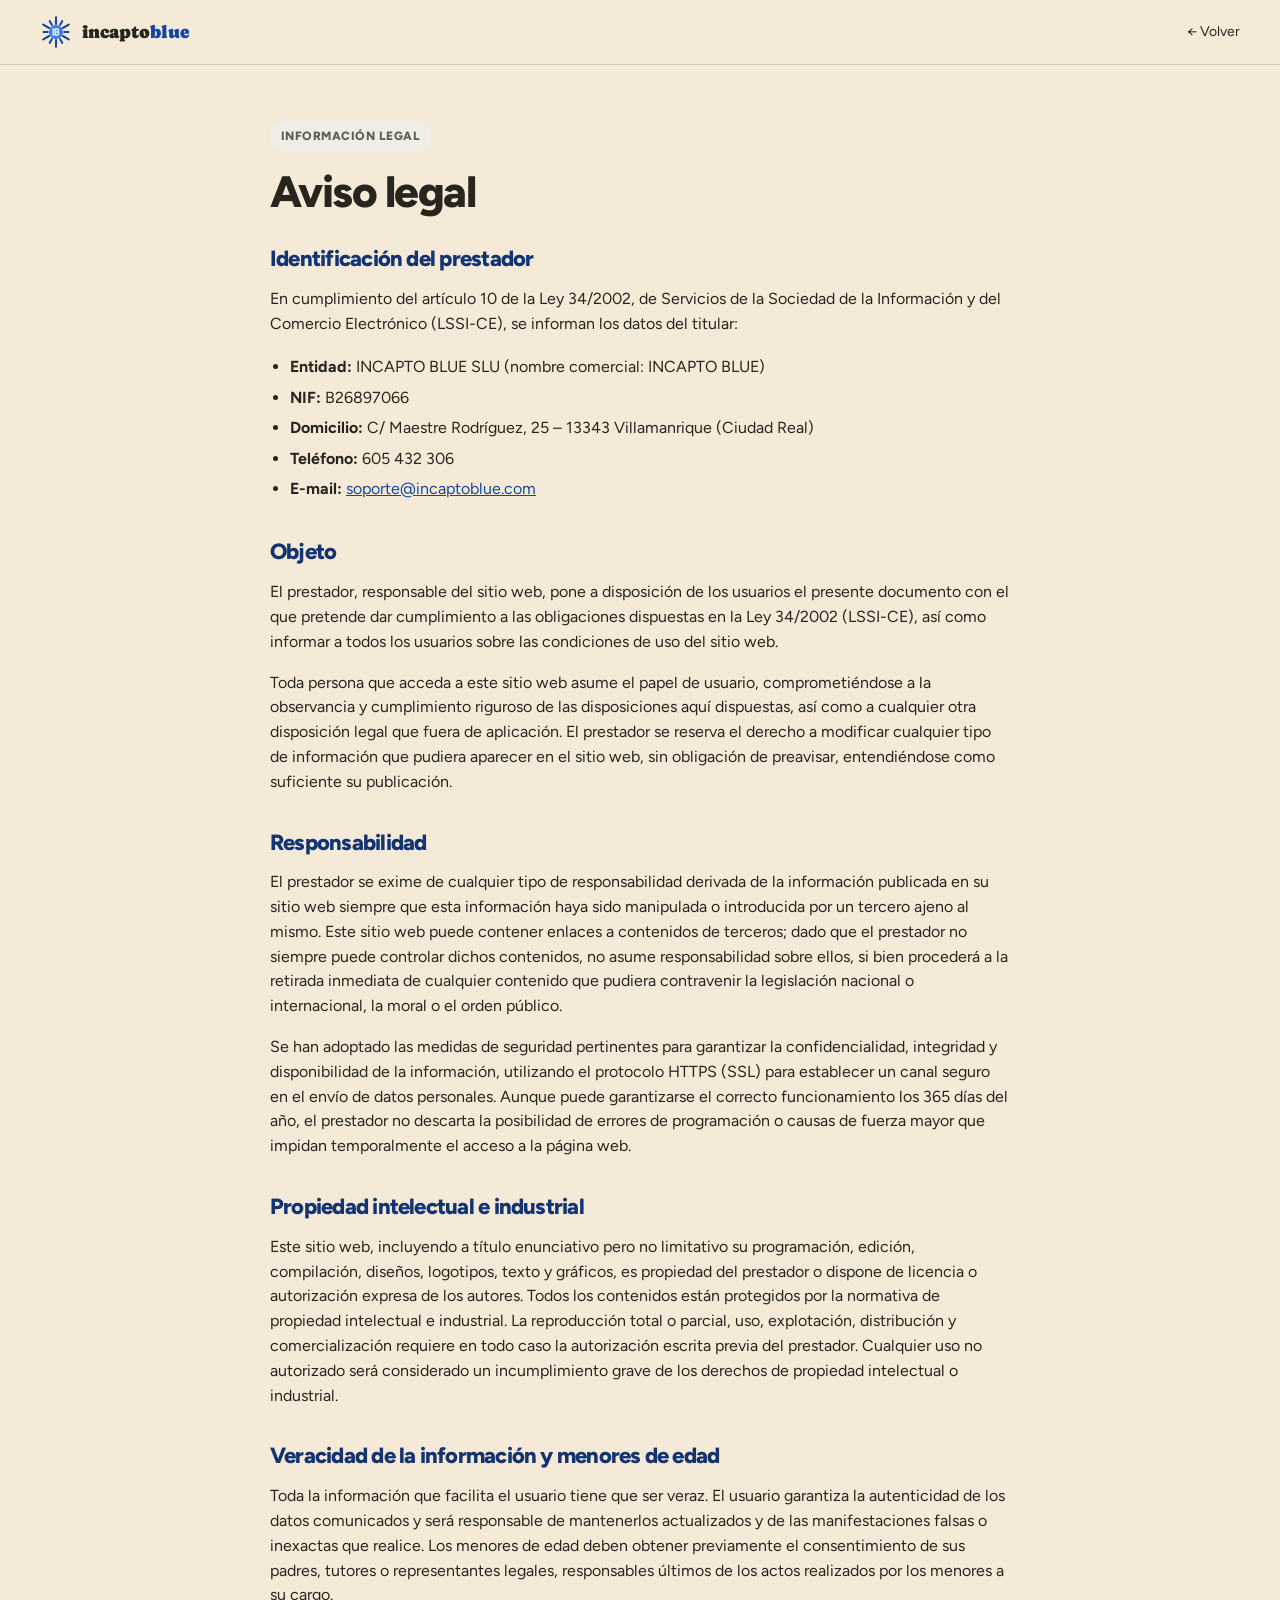
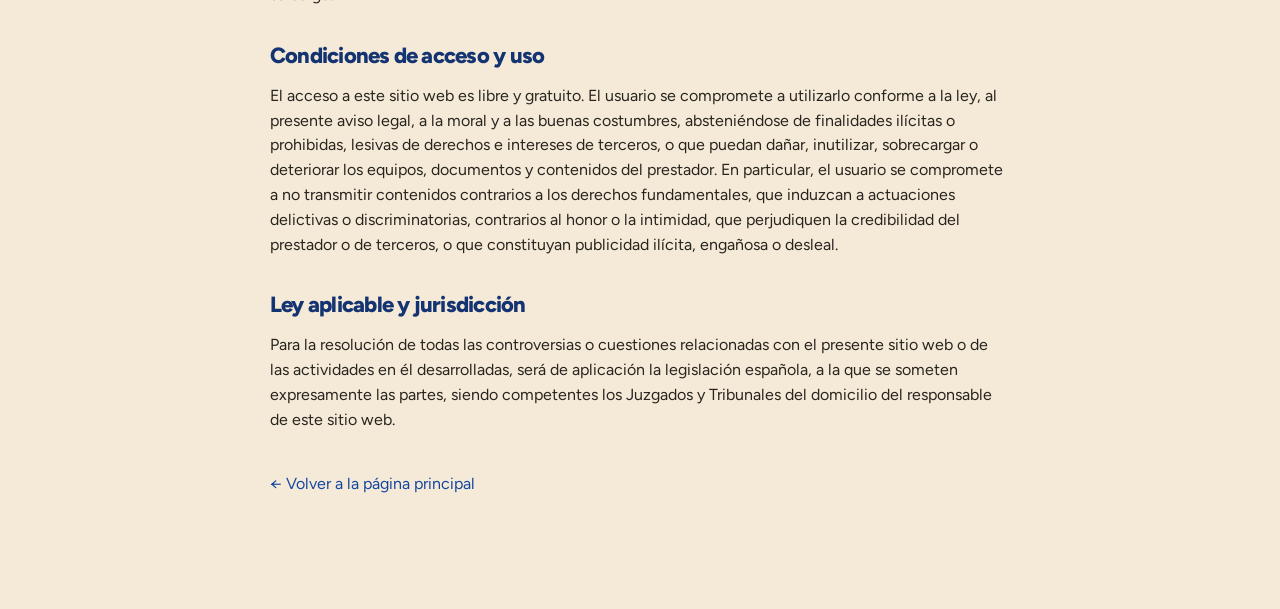
<file: aviso-legal.html>
<!DOCTYPE html>
<html lang="es">
<head>
<meta charset="utf-8">
<meta name="viewport" content="width=device-width, initial-scale=1">
<title>Aviso legal | Incapto Blue</title>
<meta name="description" content="Aviso legal y condiciones de uso del sitio web de Incapto Blue SLU.">
<meta name="theme-color" content="#1446a0">
<link rel="icon" href="/favicon.ico?v=2" sizes="48x48">
<link rel="icon" href="/favicon.svg?v=2" type="image/svg+xml">
<link rel="icon" href="/assets/favicon-32.png?v=2" type="image/png" sizes="32x32">
<link rel="apple-touch-icon" href="/assets/apple-touch-icon.png?v=2">

</head>
<body>



<link rel="stylesheet" href="styles.css?v=20261105-logo">

<style>
  :root{--color-accent:#2459c7;--color-accent-700:#1b47a3;--color-accent-800:#143371;--ib-blue:#1446a0;--ib-blue-deep:#143371;}
  a{color:var(--ib-blue);}
  a:hover{color:var(--color-accent-700);}
  ::selection{background:color-mix(in srgb,var(--ib-blue) 26%,transparent);}
</style>


<div style="font-family:var(--font-body);color:var(--color-text);min-height:100vh;">
  <nav style="display:flex;align-items:center;gap:16px;padding:16px 40px;border-bottom:1px solid var(--color-divider);">
    <a href="index.html" style="display:flex;align-items:center;gap:10px;text-decoration:none;color:var(--color-text);margin-right:auto;">
      <img src="/assets/isotipo-sm.svg" width="32" height="32" alt="" class="isotipo">
      <span style="font-family:var(--font-heading);font-size:18px;">incapto<span style="color:var(--ib-blue);">blue</span></span>
    </a>
    <a href="index.html" style="font-size:14px;text-decoration:none;color:inherit;">← Volver</a>
  </nav>

  <main style="max-width:820px;margin:0 auto;padding:56px 40px 96px;">
    <span class="tag tag-neutral">Información legal</span>
    <h1 style="font-size:44px;margin:16px 0 32px;">Aviso legal</h1>

    <h2 style="font-size:22px;margin:0 0 8px;color:var(--ib-blue-deep);">Identificación del prestador</h2>
    <p>En cumplimiento del artículo 10 de la Ley 34/2002, de Servicios de la Sociedad de la Información y del Comercio Electrónico (LSSI-CE), se informan los datos del titular:</p>
    <ul style="padding-left:20px;line-height:1.9;">
      <li><strong>Entidad:</strong> INCAPTO BLUE SLU (nombre comercial: INCAPTO BLUE)</li>
      <li><strong>NIF:</strong> B26897066</li>
      <li><strong>Domicilio:</strong> C/ Maestre Rodríguez, 25 – 13343 Villamanrique (Ciudad Real)</li>
      <li><strong>Teléfono:</strong> 605 432 306</li>
      <li><strong>E-mail:</strong> <a href="mailto:soporte@incaptoblue.com">soporte@incaptoblue.com</a></li>
    </ul>

    <h2 style="font-size:22px;margin:36px 0 8px;color:var(--ib-blue-deep);">Objeto</h2>
    <p>El prestador, responsable del sitio web, pone a disposición de los usuarios el presente documento con el que pretende dar cumplimiento a las obligaciones dispuestas en la Ley 34/2002 (LSSI-CE), así como informar a todos los usuarios sobre las condiciones de uso del sitio web.</p>
    <p>Toda persona que acceda a este sitio web asume el papel de usuario, comprometiéndose a la observancia y cumplimiento riguroso de las disposiciones aquí dispuestas, así como a cualquier otra disposición legal que fuera de aplicación. El prestador se reserva el derecho a modificar cualquier tipo de información que pudiera aparecer en el sitio web, sin obligación de preavisar, entendiéndose como suficiente su publicación.</p>

    <h2 style="font-size:22px;margin:36px 0 8px;color:var(--ib-blue-deep);">Responsabilidad</h2>
    <p>El prestador se exime de cualquier tipo de responsabilidad derivada de la información publicada en su sitio web siempre que esta información haya sido manipulada o introducida por un tercero ajeno al mismo. Este sitio web puede contener enlaces a contenidos de terceros; dado que el prestador no siempre puede controlar dichos contenidos, no asume responsabilidad sobre ellos, si bien procederá a la retirada inmediata de cualquier contenido que pudiera contravenir la legislación nacional o internacional, la moral o el orden público.</p>
    <p>Se han adoptado las medidas de seguridad pertinentes para garantizar la confidencialidad, integridad y disponibilidad de la información, utilizando el protocolo HTTPS (SSL) para establecer un canal seguro en el envío de datos personales. Aunque puede garantizarse el correcto funcionamiento los 365 días del año, el prestador no descarta la posibilidad de errores de programación o causas de fuerza mayor que impidan temporalmente el acceso a la página web.</p>

    <h2 style="font-size:22px;margin:36px 0 8px;color:var(--ib-blue-deep);">Propiedad intelectual e industrial</h2>
    <p>Este sitio web, incluyendo a título enunciativo pero no limitativo su programación, edición, compilación, diseños, logotipos, texto y gráficos, es propiedad del prestador o dispone de licencia o autorización expresa de los autores. Todos los contenidos están protegidos por la normativa de propiedad intelectual e industrial. La reproducción total o parcial, uso, explotación, distribución y comercialización requiere en todo caso la autorización escrita previa del prestador. Cualquier uso no autorizado será considerado un incumplimiento grave de los derechos de propiedad intelectual o industrial.</p>

    <h2 style="font-size:22px;margin:36px 0 8px;color:var(--ib-blue-deep);">Veracidad de la información y menores de edad</h2>
    <p>Toda la información que facilita el usuario tiene que ser veraz. El usuario garantiza la autenticidad de los datos comunicados y será responsable de mantenerlos actualizados y de las manifestaciones falsas o inexactas que realice. Los menores de edad deben obtener previamente el consentimiento de sus padres, tutores o representantes legales, responsables últimos de los actos realizados por los menores a su cargo.</p>

    <h2 style="font-size:22px;margin:36px 0 8px;color:var(--ib-blue-deep);">Condiciones de acceso y uso</h2>
    <p>El acceso a este sitio web es libre y gratuito. El usuario se compromete a utilizarlo conforme a la ley, al presente aviso legal, a la moral y a las buenas costumbres, absteniéndose de finalidades ilícitas o prohibidas, lesivas de derechos e intereses de terceros, o que puedan dañar, inutilizar, sobrecargar o deteriorar los equipos, documentos y contenidos del prestador. En particular, el usuario se compromete a no transmitir contenidos contrarios a los derechos fundamentales, que induzcan a actuaciones delictivas o discriminatorias, contrarios al honor o la intimidad, que perjudiquen la credibilidad del prestador o de terceros, o que constituyan publicidad ilícita, engañosa o desleal.</p>

    <h2 style="font-size:22px;margin:36px 0 8px;color:var(--ib-blue-deep);">Ley aplicable y jurisdicción</h2>
    <p>Para la resolución de todas las controversias o cuestiones relacionadas con el presente sitio web o de las actividades en él desarrolladas, será de aplicación la legislación española, a la que se someten expresamente las partes, siendo competentes los Juzgados y Tribunales del domicilio del responsable de este sitio web.</p>

    <p style="margin-top:40px;"><a href="index.html" style="text-decoration:none;">← Volver a la página principal</a></p>
  </main>
</div>

</body>
</html>
</file>
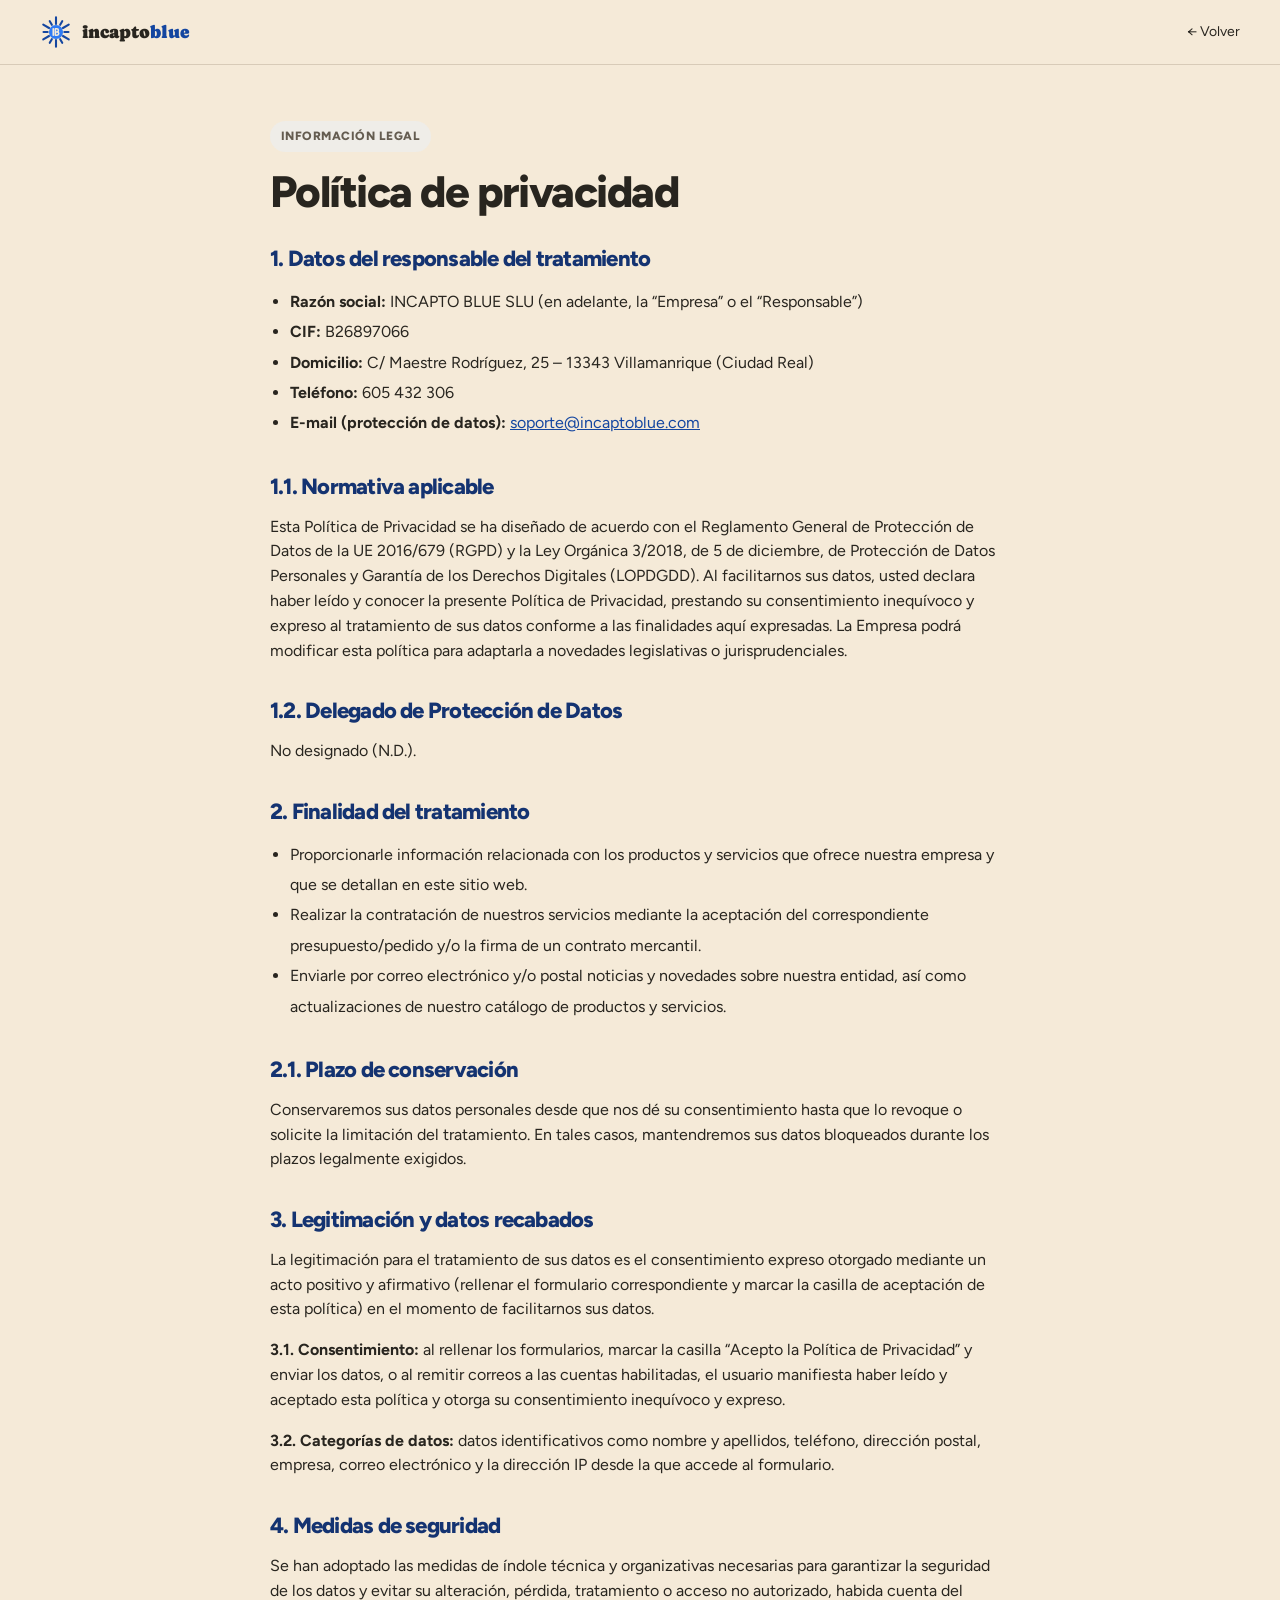
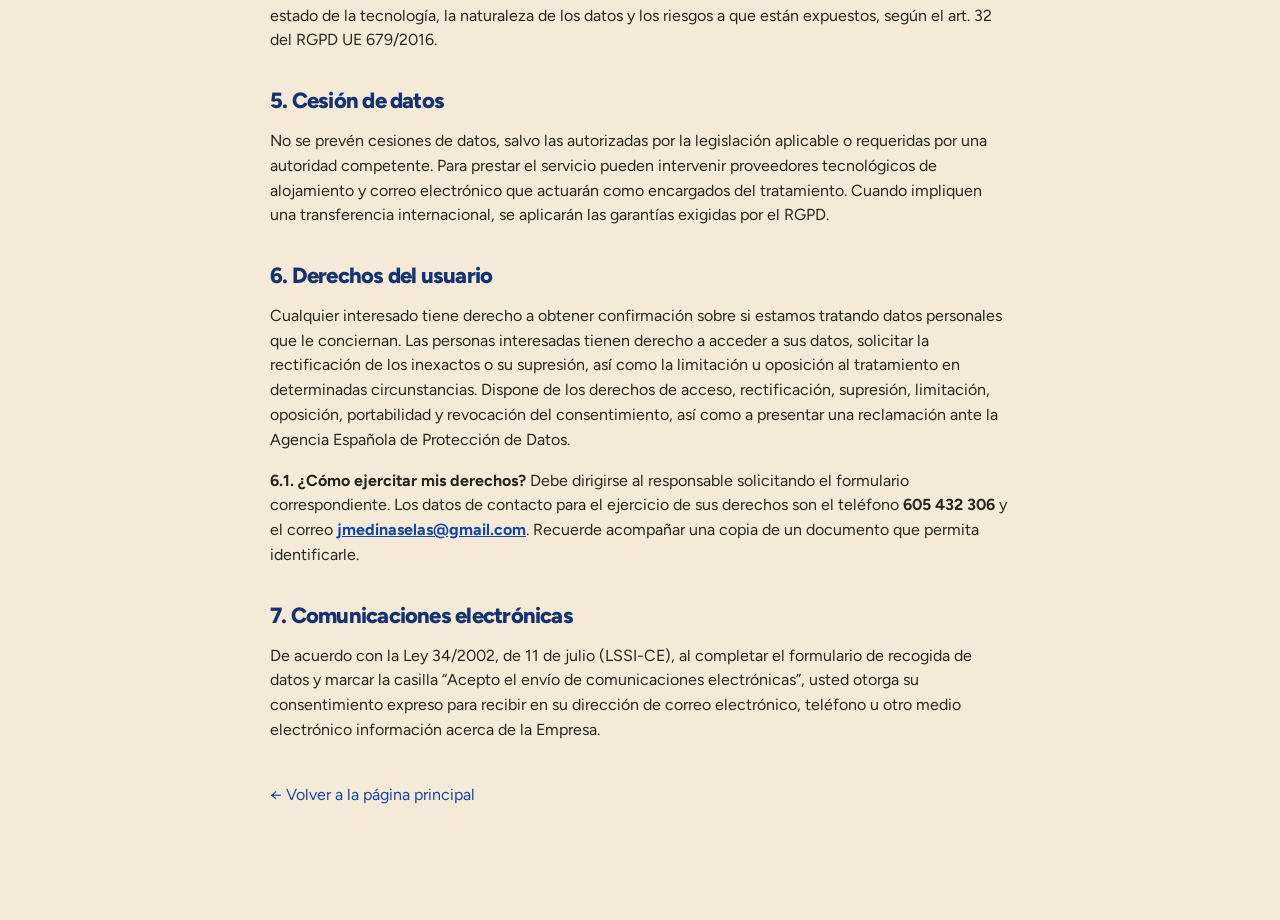
<file: privacidad.html>
<!DOCTYPE html>
<html lang="es">
<head>
<meta charset="utf-8">
<meta name="viewport" content="width=device-width, initial-scale=1">
<title>Política de privacidad | Incapto Blue</title>
<meta name="description" content="Política de privacidad y protección de datos de Incapto Blue SLU.">
<meta name="theme-color" content="#1446a0">
<link rel="icon" href="/favicon.ico?v=2" sizes="48x48">
<link rel="icon" href="/favicon.svg?v=2" type="image/svg+xml">
<link rel="icon" href="/assets/favicon-32.png?v=2" type="image/png" sizes="32x32">
<link rel="apple-touch-icon" href="/assets/apple-touch-icon.png?v=2">

</head>
<body>


<link rel="stylesheet" href="styles.css?v=20261105-logo">

<style>
  :root{--color-accent:#2459c7;--color-accent-700:#1b47a3;--color-accent-800:#143371;--ib-blue:#1446a0;--ib-blue-deep:#143371;}
  a{color:var(--ib-blue);}
  a:hover{color:var(--color-accent-700);}
  ::selection{background:color-mix(in srgb,var(--ib-blue) 26%,transparent);}
</style>


<div style="font-family:var(--font-body);color:var(--color-text);min-height:100vh;">
  <nav style="display:flex;align-items:center;gap:16px;padding:16px 40px;border-bottom:1px solid var(--color-divider);">
    <a href="index.html" style="display:flex;align-items:center;gap:10px;text-decoration:none;color:var(--color-text);margin-right:auto;">
      <img src="/assets/isotipo-sm.svg" width="32" height="32" alt="" class="isotipo">
      <span style="font-family:var(--font-heading);font-size:18px;">incapto<span style="color:var(--ib-blue);">blue</span></span>
    </a>
    <a href="index.html" style="font-size:14px;text-decoration:none;color:inherit;">← Volver</a>
  </nav>

  <main style="max-width:820px;margin:0 auto;padding:56px 40px 96px;">
    <span class="tag tag-neutral">Información legal</span>
    <h1 style="font-size:44px;margin:16px 0 32px;">Política de privacidad</h1>

    <h2 style="font-size:22px;margin:0 0 8px;color:var(--ib-blue-deep);">1. Datos del responsable del tratamiento</h2>
    <ul style="padding-left:20px;line-height:1.9;">
      <li><strong>Razón social:</strong> INCAPTO BLUE SLU (en adelante, la “Empresa” o el “Responsable”)</li>
      <li><strong>CIF:</strong> B26897066</li>
      <li><strong>Domicilio:</strong> C/ Maestre Rodríguez, 25 – 13343 Villamanrique (Ciudad Real)</li>
      <li><strong>Teléfono:</strong> 605 432 306</li>
      <li><strong>E-mail (protección de datos):</strong>&nbsp;<a href="mailto:soporte@incaptoblue.com">soporte@incaptoblue.com</a></li>
    </ul>

    <h2 style="font-size:22px;margin:36px 0 8px;color:var(--ib-blue-deep);">1.1. Normativa aplicable</h2>
    <p>Esta Política de Privacidad se ha diseñado de acuerdo con el Reglamento General de Protección de Datos de la UE 2016/679 (RGPD) y la Ley Orgánica 3/2018, de 5 de diciembre, de Protección de Datos Personales y Garantía de los Derechos Digitales (LOPDGDD). Al facilitarnos sus datos, usted declara haber leído y conocer la presente Política de Privacidad, prestando su consentimiento inequívoco y expreso al tratamiento de sus datos conforme a las finalidades aquí expresadas. La Empresa podrá modificar esta política para adaptarla a novedades legislativas o jurisprudenciales.</p>

    <h2 style="font-size:22px;margin:36px 0 8px;color:var(--ib-blue-deep);">1.2. Delegado de Protección de Datos</h2>
    <p>No designado (N.D.).</p>

    <h2 style="font-size:22px;margin:36px 0 8px;color:var(--ib-blue-deep);">2. Finalidad del tratamiento</h2>
    <ul style="padding-left:20px;line-height:1.9;">
      <li>Proporcionarle información relacionada con los productos y servicios que ofrece nuestra empresa y que se detallan en este sitio web.</li>
      <li>Realizar la contratación de nuestros servicios mediante la aceptación del correspondiente presupuesto/pedido y/o la firma de un contrato mercantil.</li>
      <li>Enviarle por correo electrónico y/o postal noticias y novedades sobre nuestra entidad, así como actualizaciones de nuestro catálogo de productos y servicios.</li>
    </ul>

    <h2 style="font-size:22px;margin:36px 0 8px;color:var(--ib-blue-deep);">2.1. Plazo de conservación</h2>
    <p>Conservaremos sus datos personales desde que nos dé su consentimiento hasta que lo revoque o solicite la limitación del tratamiento. En tales casos, mantendremos sus datos bloqueados durante los plazos legalmente exigidos.</p>

    <h2 style="font-size:22px;margin:36px 0 8px;color:var(--ib-blue-deep);">3. Legitimación y datos recabados</h2>
    <p>La legitimación para el tratamiento de sus datos es el consentimiento expreso otorgado mediante un acto positivo y afirmativo (rellenar el formulario correspondiente y marcar la casilla de aceptación de esta política) en el momento de facilitarnos sus datos.</p>
    <p><strong>3.1. Consentimiento:</strong> al rellenar los formularios, marcar la casilla “Acepto la Política de Privacidad” y enviar los datos, o al remitir correos a las cuentas habilitadas, el usuario manifiesta haber leído y aceptado esta política y otorga su consentimiento inequívoco y expreso.</p>
    <p><strong>3.2. Categorías de datos:</strong> datos identificativos como nombre y apellidos, teléfono, dirección postal, empresa, correo electrónico y la dirección IP desde la que accede al formulario.</p>

    <h2 style="font-size:22px;margin:36px 0 8px;color:var(--ib-blue-deep);">4. Medidas de seguridad</h2>
    <p>Se han adoptado las medidas de índole técnica y organizativas necesarias para garantizar la seguridad de los datos y evitar su alteración, pérdida, tratamiento o acceso no autorizado, habida cuenta del estado de la tecnología, la naturaleza de los datos y los riesgos a que están expuestos, según el art. 32 del RGPD UE 679/2016.</p>

    <h2 style="font-size:22px;margin:36px 0 8px;color:var(--ib-blue-deep);">5. Cesión de datos</h2>
    <p>No se prevén cesiones de datos, salvo las autorizadas por la legislación aplicable o requeridas por una autoridad competente. Para prestar el servicio pueden intervenir proveedores tecnológicos de alojamiento y correo electrónico que actuarán como encargados del tratamiento. Cuando impliquen una transferencia internacional, se aplicarán las garantías exigidas por el RGPD.</p>

    <h2 style="font-size:22px;margin:36px 0 8px;color:var(--ib-blue-deep);">6. Derechos del usuario</h2>
    <p>Cualquier interesado tiene derecho a obtener confirmación sobre si estamos tratando datos personales que le conciernan. Las personas interesadas tienen derecho a acceder a sus datos, solicitar la rectificación de los inexactos o su supresión, así como la limitación u oposición al tratamiento en determinadas circunstancias. Dispone de los derechos de acceso, rectificación, supresión, limitación, oposición, portabilidad y revocación del consentimiento, así como a presentar una reclamación ante la Agencia Española de Protección de Datos.</p>
    <p><strong>6.1. ¿Cómo ejercitar mis derechos?</strong> Debe dirigirse al responsable solicitando el formulario correspondiente. Los datos de contacto para el ejercicio de sus derechos son el teléfono <strong>605 432 306</strong> y el correo <strong><a href="mailto:jmedinaselas@gmail.com">jmedinaselas@gmail.com</a></strong>. Recuerde acompañar una copia de un documento que permita identificarle.</p>

    <h2 style="font-size:22px;margin:36px 0 8px;color:var(--ib-blue-deep);">7. Comunicaciones electrónicas</h2>
    <p>De acuerdo con la Ley 34/2002, de 11 de julio (LSSI-CE), al completar el formulario de recogida de datos y marcar la casilla “Acepto el envío de comunicaciones electrónicas”, usted otorga su consentimiento expreso para recibir en su dirección de correo electrónico, teléfono u otro medio electrónico información acerca de la Empresa.</p>

    <p style="margin-top:40px;"><a href="index.html" style="text-decoration:none;">← Volver a la página principal</a></p>
  </main>
</div>

</body>
</html>
</file>
<file: home.css>
@import url("https://fonts.googleapis.com/css2?family=Bricolage+Grotesque:opsz,wght@12..96,500;12..96,700;12..96,800&family=Schibsted+Grotesk:wght@400;500;600;700&display=swap");

:root {
  --ink: #0f2448;
  --ink-soft: #3b4a63;
  --paper: #f3f5f8;
  --surface: #ffffff;
  --line: #cfd8e4;
  --blue: #1446a0;
  --sun: #2f7bf5;
  --blue-deep: #1446a0;
  --blue-wash: #e6eefc;
  --cyan: #0b7380;
  --cyan-wash: #ddf3f5;
  --coral: #e07a4b;
  --coral-wash: #fcece4;
  --font-display: "Bricolage Grotesque", "Arial Narrow", sans-serif;
  --font-body: "Schibsted Grotesk", system-ui, -apple-system, "Segoe UI", sans-serif;
  --wrap: 1180px;
  --gutter: clamp(16px, 4vw, 40px);
}

* { box-sizing: border-box; }
html { scroll-behavior: smooth; }
body { margin: 0; background: var(--paper); color: var(--ink); font: 18px/1.65 var(--font-body); -webkit-font-smoothing: antialiased; }
img, svg { display: block; }
a { color: var(--blue); text-underline-offset: 3px; }
a:hover { color: var(--blue-deep); }
:focus-visible { outline: 3px solid var(--coral); outline-offset: 3px; border-radius: 4px; }
::selection { background: var(--blue-wash); }
h1, h2, h3 { font-family: var(--font-display); font-weight: 800; letter-spacing: -0.02em; line-height: 1.02; margin: 0; }
p { margin: 0; }
.wrap { max-width: var(--wrap); margin: 0 auto; padding: 0 var(--gutter); }
.skip { position: absolute; left: -9999px; }
.skip:focus { left: 16px; top: 12px; z-index: 50; background: var(--surface); padding: 8px 12px; }

/* Buttons */
.btn { display: inline-flex; align-items: center; justify-content: center; gap: 8px; padding: 13px 22px; border-radius: 10px; border: 1.5px solid transparent; font: 600 15px/1 var(--font-body); text-decoration: none; cursor: pointer; transition: background .15s, color .15s, border-color .15s; }
.btn-ink { background: var(--ink); color: #fff; }
.btn-ink:hover { background: var(--blue); color: #fff; }
.btn-line { border-color: var(--ink); color: var(--ink); background: transparent; }
.btn-line:hover { background: var(--ink); color: #fff; }

/* Nav */
.nav { position: sticky; top: 0; z-index: 30; background: color-mix(in srgb, var(--paper) 92%, transparent); backdrop-filter: blur(8px); border-bottom: 1px solid var(--line); }
.nav .wrap { display: flex; align-items: center; gap: 26px; height: 72px; }
.brand { display: flex; align-items: center; gap: 10px; margin-right: auto; color: var(--ink); text-decoration: none; }
.brand span { font: 800 21px/1 var(--font-display); letter-spacing: -0.02em; }
.brand span b { color: var(--blue); font-weight: 800; }
.nav-links { display: flex; gap: 24px; }
.nav-links a { color: var(--ink-soft); font-size: 16px; text-decoration: none; text-underline-offset: 4px; }
.nav-links a:hover { text-decoration: underline; }
.nav-links a:hover { color: var(--ink); }
.nav .btn { padding: 10px 16px; font-size: 14px; }

/* Hero */
.hero { padding: clamp(48px, 8vw, 96px) 0 clamp(56px, 8vw, 104px); }
.hero .wrap { display: grid; grid-template-columns: minmax(0, 1fr) minmax(0, 1.05fr); gap: clamp(32px, 5vw, 64px); align-items: center; }
.hero h1 { font-size: clamp(44px, 6.2vw, 80px); max-width: 11ch; }
.hero-lede { margin-top: 24px; max-width: 34em; font-size: 19px; color: var(--ink-soft); }
.hero-actions { display: flex; flex-wrap: wrap; gap: 12px; margin-top: 32px; }
.hero-lines { display: flex; flex-wrap: wrap; gap: 10px; margin: 36px 0 0; padding: 0; list-style: none; }
.hero-lines li { display: flex; align-items: center; gap: 8px; padding: 7px 12px; border: 1px solid var(--line); border-radius: 999px; background: var(--surface); font-size: 14px; color: var(--ink-soft); }
.hero-lines i { width: 10px; height: 10px; border-radius: 50%; }

/* Hero switch panel */
.switch { position: relative; background: var(--surface); border: 1px solid var(--line); border-radius: 18px; overflow: hidden; box-shadow: 0 1px 0 var(--line), 14px 14px 0 var(--blue-wash); }
.isotipo { flex: none; }
.switch-head { display: flex; align-items: center; justify-content: space-between; gap: 12px; padding: 14px 18px; border-bottom: 1px solid var(--line); }
.switch-file { display: grid; gap: 1px; }
.switch-file strong { font-size: 14px; }
.switch-file small { font-size: 13px; color: var(--ink-soft); }
.switch-tabs { display: inline-flex; padding: 3px; border-radius: 10px; background: var(--paper); border: 1px solid var(--line); }
.switch-tabs button { padding: 7px 14px; border: 0; border-radius: 7px; background: transparent; color: var(--ink-soft); font: 600 14px/1 var(--font-body); cursor: pointer; }
.switch-tabs button[aria-selected="true"] { background: var(--ink); color: #fff; }
.switch-tabs button[data-mode="build"][aria-selected="true"] { background: var(--cyan); }

.rows { width: 100%; border-collapse: collapse; font-size: 14px; font-variant-numeric: tabular-nums; }
.rows th { padding: 9px 18px; text-align: left; font-weight: 600; color: var(--ink-soft); background: var(--paper); border-bottom: 1px solid var(--line); }
.rows td { padding: 8px 18px; border-bottom: 1px solid #edf1f6; }
.rows td:last-child, .rows th:last-child { text-align: right; }
.rows tr.flag td { background: var(--coral-wash); }
.rows tr.flag td:first-child { box-shadow: inset 3px 0 0 var(--coral); }

.switch-out { display: grid; }
.view { grid-area: 1 / 1; padding: 18px; display: grid; gap: 14px; align-content: start; opacity: 0; visibility: hidden; transform: translateY(6px); transition: opacity .28s ease, transform .28s ease, visibility 0s .28s; }
.view.is-on { opacity: 1; visibility: visible; transform: none; transition: opacity .28s ease, transform .28s ease; }

.finding { display: grid; grid-template-columns: 1fr auto; gap: 4px 16px; align-items: end; }
.finding p { font-size: 14px; color: var(--ink-soft); }
.finding strong { grid-row: span 2; font: 800 40px/1 var(--font-display); color: var(--blue-deep); font-variant-numeric: tabular-nums; }
.finding .finding-title { font: 800 20px/1.1 var(--font-display); letter-spacing: -0.01em; color: var(--ink) !important; }
.aging { display: grid; grid-template-columns: repeat(4, 1fr); gap: 8px; align-items: end; height: 96px; }
.aging div { display: flex; flex-direction: column; justify-content: flex-end; gap: 4px; height: 100%; }
.aging span { display: block; min-height: 4px; border-radius: 5px 5px 2px 2px; background: #bcd3fb; }
.aging div:last-child span { background: var(--coral); }
.aging small { font-size: 12px; color: var(--ink-soft); text-align: center; }
.action { padding: 10px 12px; border-left: 3px solid var(--blue); background: var(--blue-wash); border-radius: 0 8px 8px 0; font-size: 14px; }

.app { border: 1px solid var(--line); border-radius: 12px; overflow: hidden; }
.app-bar { display: flex; align-items: center; justify-content: space-between; gap: 10px; padding: 10px 12px; background: var(--cyan-wash); }
.app-bar strong { font-size: 14px; }
.app-bar span { font-size: 13px; color: #075a64; font-weight: 600; }
.app ul { margin: 0; padding: 0; list-style: none; }
.app li { display: grid; grid-template-columns: auto 1fr auto; gap: 10px; align-items: center; padding: 9px 12px; border-top: 1px solid #edf1f6; font-size: 14px; }
.app li input { width: 16px; height: 16px; accent-color: var(--cyan); margin: 0; }
.app li b { font-variant-numeric: tabular-nums; font-weight: 600; }
.app-foot { display: flex; justify-content: space-between; align-items: center; gap: 10px; padding: 10px 12px; border-top: 1px solid var(--line); font-size: 14px; color: var(--ink-soft); }
.app-foot button { padding: 10px 14px; border: 0; border-radius: 8px; background: var(--cyan); color: #fff; font: 600 14px/1 var(--font-body); cursor: pointer; }
.app-foot button:disabled { background: #e3ecee; color: #3b4a63; cursor: default; }
.switch-note { padding: 10px 18px; border-top: 1px solid var(--line); font-size: 14px; color: var(--ink-soft); background: var(--paper); }

/* Sections */
section { scroll-margin-top: 80px; }
.section { padding: clamp(64px, 9vw, 112px) 0; }
.section-head { display: grid; grid-template-columns: minmax(0, 1fr) minmax(0, 1fr); gap: 32px; align-items: end; margin-bottom: 48px; }
.section-head h2 { font-size: clamp(34px, 4.4vw, 54px); max-width: 14ch; }
.section-head p { color: var(--ink-soft); max-width: 36em; }

/* Services: two columns joined by a shared rule */
.services { display: grid; grid-template-columns: 1fr 1fr; border-top: 2px solid var(--ink); }
.service { padding: 36px 40px 40px 0; display: grid; gap: 18px; align-content: start; }
.service + .service { padding: 36px 0 40px 40px; border-left: 1px solid var(--line); }
.service-mark { display: flex; align-items: center; gap: 10px; font-weight: 700; font-size: 15px; }
.service-mark i { width: 14px; height: 14px; border-radius: 50%; }
.service h3 { font-size: clamp(28px, 3vw, 38px); }
.service > p { color: var(--ink-soft); max-width: 32em; }
.service ul { margin: 6px 0 0; padding: 0; list-style: none; border-top: 1px solid var(--line); }
.service li { padding: 14px 0; border-bottom: 1px solid var(--line); display: grid; gap: 2px; }
.service li strong { font-size: 16px; }
.service li span { font-size: 16px; color: var(--ink-soft); }
.service-links { display: flex; flex-wrap: wrap; gap: 10px 18px; font-size: 15px; font-weight: 600; }

/* Bridge band */
.bridge { background: var(--ink); color: #fff; }
.bridge .section-head p { color: #c9d4e6; }
.steps { display: grid; grid-template-columns: repeat(4, 1fr); gap: 0; margin: 0; padding: 0; list-style: none; counter-reset: step; }
.steps li { position: relative; padding: 26px 24px 0 0; border-top: 1px solid #34486d; counter-increment: step; }
.steps li::before { content: counter(step); position: absolute; top: -15px; left: 0; display: grid; place-items: center; width: 30px; height: 30px; border-radius: 50%; background: var(--ink); border: 1px solid #5a6f96; font: 700 14px/1 var(--font-body); }
.steps li:last-child::before { background: var(--coral); border-color: var(--coral); }
.steps h3 { font-size: 22px; margin-top: 8px; }
.steps p { margin-top: 10px; color: #c9d4e6; font-size: 16px; }

/* Work */
.work { display: grid; grid-template-columns: 1.3fr 1fr 1fr; gap: 20px; }
.work article { background: var(--surface); border: 1px solid var(--line); border-radius: 16px; padding: 26px; display: grid; gap: 12px; align-content: start; }
.work article:first-child { grid-row: span 2; background: var(--blue-deep); color: #fff; border-color: var(--blue-deep); }
.work article:first-child p, .work article:first-child li { color: #c9d5ea; }
.work h3 { font-size: 26px; }
.work article:first-child h3 { font-size: 34px; }
.work p { color: var(--ink-soft); font-size: 16px; }
.work .kind { font-size: 14px; font-weight: 600; color: var(--cyan); }
.work article:first-child .kind { color: #8fe0ea; }
.work ul { margin: 4px 0 0; padding-left: 18px; font-size: 16px; color: var(--ink-soft); }
.work .stack { display: flex; flex-wrap: wrap; gap: 6px; margin-top: 6px; }
.work .stack span { padding: 4px 9px; border-radius: 6px; background: var(--paper); font-size: 14px; color: var(--ink-soft); }
.work article:first-child .stack span { background: rgba(255,255,255,.1); color: #e3eaf6; }

/* Principles */
.principles { display: grid; grid-template-columns: repeat(3, 1fr); gap: 40px; border-top: 1px solid var(--line); padding-top: 36px; }
.principles h3 { font-size: 22px; }
.principles p { margin-top: 10px; color: var(--ink-soft); font-size: 16px; }

/* Contact */
.contact { background: var(--surface); border-top: 1px solid var(--line); }
.contact .wrap { display: grid; grid-template-columns: minmax(0, .9fr) minmax(0, 1.1fr); gap: clamp(32px, 6vw, 80px); }
.contact h2 { font-size: clamp(34px, 4.4vw, 54px); }
.contact-copy p { margin-top: 18px; color: var(--ink-soft); max-width: 30em; }
.contact-copy .direct { margin-top: 28px; font-size: 15px; }
form { display: grid; gap: 16px; }
.form-row { display: grid; grid-template-columns: 1fr 1fr; gap: 16px; }
label { display: grid; gap: 6px; font-size: 14px; font-weight: 600; }
input, select, textarea { width: 100%; padding: 12px 13px; border: 1px solid var(--line); border-radius: 10px; background: var(--paper); color: var(--ink); font: 400 16px/1.4 var(--font-body); }
input:focus, select:focus, textarea:focus { outline: 2px solid var(--blue); outline-offset: 0; background: #fff; }
fieldset { margin: 0; padding: 0; border: 0; }
legend { font-size: 14px; font-weight: 600; margin-bottom: 8px; }
.choices { display: flex; flex-wrap: wrap; gap: 8px; }
.choices label { display: block; }
.choices input { position: absolute; opacity: 0; width: 1px; height: 1px; }
.choices span { display: inline-block; padding: 9px 14px; border: 1px solid var(--line); border-radius: 999px; font-weight: 500; cursor: pointer; background: var(--paper); }
.choices input:checked + span { background: var(--ink); border-color: var(--ink); color: #fff; }
.choices input:focus-visible + span { outline: 3px solid var(--coral); outline-offset: 2px; }
.consent { display: flex; gap: 10px; align-items: flex-start; font-weight: 400; color: var(--ink-soft); }
.consent input { width: 18px; height: 18px; margin-top: 3px; flex: none; accent-color: var(--ink); }
.trap { position: absolute; left: -9999px; }
.form-status { min-height: 1.4em; font-size: 15px; }
.form-status.is-success { color: #11745f; }
.form-status.is-error { color: #b23a1f; }
form .btn { justify-self: start; }

/* Footer */
.foot { padding: 32px 0 48px; border-top: 1px solid var(--line); font-size: 15px; color: var(--ink-soft); }
.foot .wrap { display: flex; flex-wrap: wrap; align-items: center; justify-content: space-between; gap: 18px; }
.foot-brand { display: flex; align-items: center; gap: 10px; }
.foot nav { display: flex; flex-wrap: wrap; gap: 18px; }
.foot a { color: inherit; text-decoration: underline; text-decoration-color: var(--line); text-underline-offset: 3px; }
.foot a:hover { color: var(--ink); text-decoration: underline; }

/* Form errors */
input, select, textarea, fieldset, h2, h3 { scroll-margin-top: 96px; }
.field { display: grid; gap: 6px; }
.field-error { font-size: 14px; font-weight: 500; color: #b23a1f; }
.field-error:empty { display: none; }
[aria-invalid="true"] { border-color: #b23a1f; background: #fff7f5; }
fieldset[aria-invalid="true"] .choices span { border-color: #b23a1f; }
.form-hint { font-size: 14px; font-weight: 400; color: var(--ink-soft); }
.req { color: #b23a1f; }

/* Responsive */
@media (max-width: 960px) {
  .nav-links { display: none; }
  .hero .wrap, .section-head, .contact .wrap { grid-template-columns: 1fr; }
  .hero h1 { max-width: 14ch; }
  .services { grid-template-columns: 1fr; }
  .service, .service + .service { padding: 32px 0; border-left: 0; }
  .service + .service { border-top: 1px solid var(--line); }
  .steps { grid-template-columns: 1fr 1fr; row-gap: 44px; }
  .work { grid-template-columns: 1fr 1fr; }
  .work article:first-child { grid-column: span 2; grid-row: auto; }
  .principles { grid-template-columns: 1fr; gap: 28px; }
}
@media (max-width: 600px) {
  body { font-size: 16px; }
  .nav .btn { display: none; }
  .hero-lede { font-size: 17px; }
  .switch { box-shadow: 0 1px 0 var(--line), 8px 8px 0 var(--blue-wash); }
  .switch-head { flex-wrap: wrap; }
  .rows th, .rows td { padding: 7px 12px; }
  .rows .opt { display: none; }
  .finding { grid-template-columns: 1fr; }
  .finding strong { grid-row: auto; order: 3; font-size: 34px; margin-top: 4px; }
  .steps, .work, .form-row { grid-template-columns: 1fr; }
  .work article:first-child { grid-column: auto; }
}
@media (prefers-contrast: more) {
  :root { --ink-soft: #1f2b40; --line: #8796ad; }
  .switch, .work article, input, select, textarea { border-width: 2px; }
}
@media (prefers-reduced-motion: reduce) {
  html { scroll-behavior: auto; }
  .view, .view.is-on { transition: none; transform: none; }
}
</file>
<file: styles.css>
@import url("https://fonts.googleapis.com/css2?family=Caprasimo&family=Figtree:wght@400;500;600;700;800;900&display=swap");

:root {
  --color-bg: #f5ead8;
  --color-surface: #fffaf2;
  --color-text: #28251f;
  --color-divider: #d8cbb8;
  --color-accent: #2459c7;
  --color-accent-100: #eef4ff;
  --color-accent-200: #d6e4ff;
  --color-accent-300: #aecaff;
  --color-accent-400: #7aa5f7;
  --color-accent-500: #2459c7;
  --color-accent-600: #2560d6;
  --color-accent-700: #1b47a3;
  --color-accent-800: #143371;
  --color-accent-900: #0f2448;
  --color-accent-2-100: #eef1e8;
  --ib-blue: #1446a0;
  --ib-blue-deep: #143371;
  --ib-cyan: #17b3c4;
  --ib-coral: #e07a4b;
  --ib-coral-text: #a3461c;
  --ib-sage: #7a8a5e;
  --font-body: "Figtree", system-ui, -apple-system, BlinkMacSystemFont, "Segoe UI", sans-serif;
  --font-heading: "Caprasimo", Georgia, serif;
  --radius-lg: 18px;
}

* { box-sizing: border-box; }
body { margin: 0; background: var(--color-bg); color: var(--color-text); font-family: var(--font-body); line-height: 1.55; }
.hero-demo { position: relative; min-height: 468px; padding: 0; gap: 0; overflow: hidden; isolation: isolate; }
.hero-demo::before { content: ""; position: absolute; inset: 0; z-index: -1; background: #fffaf2; }
.hero-demo-head { min-height: 68px; display: flex; align-items: center; justify-content: space-between; gap: 16px; padding: 15px 19px; border-bottom: 0; background: var(--ib-blue-deep); color: #fff; }.hero-demo-head > div { min-width: 0; display: flex; flex-direction: column; }.hero-demo-head .card-kicker { color: var(--color-accent-300); font-size: 12px; }.hero-demo-head strong { overflow: hidden; font-family: var(--font-body); font-size: 17px; font-weight: 800; letter-spacing: -.015em; text-overflow: ellipsis; white-space: nowrap; }.hero-simulated { flex: 0 0 auto; padding: 5px 8px; border: 1px solid rgba(255,255,255,.32); border-radius: 999px; background: transparent; color: #fff; font-size: 12px; font-weight: 900; letter-spacing: .05em; text-transform: uppercase; }
.hero-demo-stage { position: relative; height: 342px; overflow: hidden; }
.hero-case-pill { position: absolute; top: 16px; right: 18px; z-index: 8; min-width: 78px; display: flex; flex-direction: column; align-items: flex-end; padding: 6px 10px; border: 1px solid #e4b49e; border-radius: 10px; background: #fff3ed; }.hero-case-pill small { color: #8b5c46; font-size: 7px; font-weight: 900; letter-spacing: .06em; text-transform: uppercase; }.hero-case-pill strong { color: var(--ib-coral); font-size: 13px; }
.hero-scene { position: absolute; inset: 20px; display: grid; align-content: center; gap: 12px; padding-top: 38px; opacity: 0; transform: translateY(16px) scale(.985); pointer-events: none; }.hero-scene.is-active { z-index: 2; opacity: 1; transform: none; animation: heroSceneIn .52s cubic-bezier(.2,.75,.25,1) both; }.hero-scene p { margin: 0; color: #5e574d; font-size: 12px; }.hero-scene > p { text-align: center; }
.hero-file-card { display: grid; grid-template-columns: 48px 1fr 24px; align-items: center; gap: 12px; padding: 15px; border: 1px solid var(--color-accent-300); border-radius: 12px; background: #fff; }.hero-file-card > div { display: flex; flex-direction: column; }.hero-file-card small { color: #645c50; font-size: 12px; }.hero-file-card > b { color: #587744; }.hero-file-icon { width: 44px; height: 40px; display: grid; place-items: center; border-radius: 10px; background: var(--color-accent-100); color: var(--color-accent-700); font-size: 12px; font-weight: 900; }
.hero-raw-row { display: grid; grid-template-columns: auto 1fr auto; gap: 8px; align-items: center; padding: 11px 13px; border-left: 4px solid var(--ib-coral); border-radius: 11px; background: #fff5ef; font-size: 12px; }.hero-raw-row > span:first-child { color: var(--ib-coral); font-weight: 900; }.hero-raw-row strong { color: #8b5c46; font-size: 12px; }
.hero-privacy-card { display: grid; grid-template-columns: 1fr 24px 1fr; align-items: center; gap: 8px; padding: 13px 15px; border-radius: 13px; background: #f5f7fb; font-size: 12px; }.hero-privacy-card i { color: #a19786; font-style: normal; text-align: center; }.hero-privacy-card strong { color: var(--color-accent-700); text-align: right; }.hero-privacy-card.is-removed strong { color: #8b5c46; text-decoration: line-through; }
.hero-quality { display: grid; grid-template-columns: 1fr auto; gap: 8px; align-items: center; padding: 11px 13px; border: 1px solid #dbe5d5; border-radius: 12px; background: #f3f8ef; font-size: 12px; }.hero-quality strong { color: #587744; }.hero-quality i { grid-column: 1/-1; height: 6px; overflow: hidden; border-radius: 999px; background: #dce8d6; }.hero-quality b { display: block; width: 94%; height: 100%; border-radius: inherit; background: var(--ib-blue); animation: heroQuality 1s .18s ease both; }
.hero-cohort-copy { display: grid; justify-items: center; }.hero-cohort-copy small { color: var(--color-accent-600); font-size: 12px; font-weight: 900; letter-spacing: .06em; text-transform: uppercase; }.hero-cohort-copy strong { margin-top: -5px; color: var(--color-accent-800); font-family: var(--font-body); font-size: 54px; font-weight: 800; font-variant-numeric: tabular-nums; letter-spacing: -.04em; line-height: 1; }.hero-cohort-copy span { color: #645c50; font-size: 12px; }
.hero-patient-cloud { max-width: 270px; display: flex; justify-content: center; gap: 8px; flex-wrap: wrap; margin: 2px auto 0; }.hero-patient-cloud i { width: 18px; height: 18px; border-radius: 50%; background: var(--color-accent-200); transform: scale(0); animation: heroDotIn .35s ease forwards; }.hero-patient-cloud i:nth-child(2n) { background: #dfe8f8; }.hero-patient-cloud i:nth-child(3n) { background: #d9e9e8; }.hero-patient-cloud i:nth-child(1) { animation-delay: .05s; }.hero-patient-cloud i:nth-child(2) { animation-delay: .1s; }.hero-patient-cloud i:nth-child(3) { animation-delay: .15s; }.hero-patient-cloud i:nth-child(4) { animation-delay: .2s; }.hero-patient-cloud i:nth-child(5) { animation-delay: .25s; }.hero-patient-cloud i:nth-child(6) { animation-delay: .3s; }.hero-patient-cloud i:nth-child(7) { animation-delay: .35s; }.hero-patient-cloud i:nth-child(8) { animation-delay: .4s; }.hero-patient-cloud i:nth-child(9) { animation-delay: .45s; }.hero-patient-cloud i:nth-child(10) { animation-delay: .5s; }.hero-patient-cloud i:nth-child(11) { animation-delay: .55s; }.hero-patient-cloud i.is-case { background: var(--ib-coral); box-shadow: 0 0 0 6px rgba(224, 122, 75, .14); animation-delay: .65s; }
.hero-priority-card { display: grid; grid-template-columns: 14px 1fr auto; gap: 12px; align-items: center; padding: 18px; border: 1px solid #e4b49e; border-radius: 14px; background: #fff5ef; }.hero-priority-card > div { min-width: 0; display: flex; flex-direction: column; }.hero-priority-card small { color: #a06040; font-size: 12px; font-weight: 900; letter-spacing: .05em; text-transform: uppercase; }.hero-priority-card strong { font-size: 14px; }.hero-priority-card span { color: #5e574d; font-size: 12px; }.hero-priority-card > b { width: 36px; height: 36px; display: grid; place-items: center; border-radius: 50%; background: var(--ib-coral); color: #fff; font-family: var(--font-heading); }.hero-priority-dot { width: 10px; height: 10px; border-radius: 50%; background: var(--ib-coral); box-shadow: 0 0 0 5px rgba(224, 122, 75, .13); }
.hero-estimate { display: flex; justify-content: space-between; gap: 12px; padding: 11px 13px; border-radius: 11px; background: #f4f5f7; color: #645c50; font-size: 12px; }.hero-estimate strong { color: #8b5c46; }
.hero-task-card { display: grid; grid-template-columns: 48px 1fr; gap: 14px; align-items: center; padding: 20px; border: 1px solid var(--color-accent-300); border-radius: 14px; background: #fff; }.hero-task-check { width: 44px; height: 44px; display: grid; place-items: center; border-radius: 50%; background: var(--color-accent); color: #fff; font-size: 18px; box-shadow: 0 0 0 7px var(--color-accent-100); }.hero-task-card > div { display: flex; flex-direction: column; }.hero-task-card small { color: var(--color-accent-600); font-size: 12px; font-weight: 900; letter-spacing: .06em; text-transform: uppercase; }.hero-task-card strong { font-size: 17px; }.hero-task-card p { text-align: left; }
.hero-task-meta { display: flex; gap: 8px; flex-wrap: wrap; }.hero-task-meta span { padding: 6px 9px; border-radius: 999px; background: #eef2f8; color: #52627b; font-size: 12px; font-weight: 800; }
.hero-result-orbit { width: 72px; height: 72px; display: grid; place-items: center; margin: 0 auto -5px; border-radius: 50%; background: #edf5e7; box-shadow: 0 0 0 13px rgba(122, 138, 94, .09); }.hero-result-orbit span { width: 42px; height: 42px; display: grid; place-items: center; border-radius: 50%; background: #6f8757; color: #fff; font-size: 20px; animation: heroResultPulse 1.1s ease both; }.hero-result-copy { display: grid; justify-items: center; }.hero-result-copy small { color: #587744; font-size: 12px; font-weight: 900; letter-spacing: .06em; text-transform: uppercase; }.hero-result-copy strong { font-family: var(--font-body); font-size: 24px; font-weight: 800; letter-spacing: -.02em; }.hero-result-copy span { color: #5e574d; font-size: 12px; }
.hero-result-group { display: grid; grid-template-columns: 1fr auto; gap: 2px 10px; padding: 10px 12px; border-radius: 11px; background: #f4f6f2; }.hero-result-group span { color: #645c50; font-size: 12px; }.hero-result-group strong { color: #466139; font-size: 12px; }.hero-result-group small { grid-column: 1/-1; color: #645c50; font-size: 12px; }
.hero-demo-footer { min-height: 58px; display: grid; grid-template-columns: 1fr auto auto; align-items: center; gap: 12px; padding: 12px 18px; border-top: 1px solid var(--color-divider); background: #f5ead8; }.hero-timeline { position: relative; display: flex; justify-content: space-between; align-items: center; }.hero-timeline::before { content: ""; position: absolute; left: 12px; right: 12px; height: 2px; background: #d8cbb8; }.hero-timeline > button { position: relative; z-index: 2; width: 24px; height: 24px; display: grid; place-items: center; border: 0; padding: 0; border-radius: 50%; background: transparent; cursor: pointer; }.hero-timeline > button::before { content: ""; width: 8px; height: 8px; border: 2px solid #d8cbb8; border-radius: 50%; background: #fffaf2; transition: border-color .25s ease, background .25s ease, transform .25s ease, box-shadow .25s ease; }.hero-timeline > button:hover::before { border-color: var(--color-accent-400); transform: scale(1.35); }.hero-timeline > button:focus-visible { outline: 2px solid var(--color-accent-400); outline-offset: 1px; }.hero-timeline > button.is-active::before { border-color: var(--ib-coral); background: var(--ib-coral); transform: scale(1.35); box-shadow: 0 0 0 4px rgba(224, 122, 75, .12); }.hero-timeline > button.is-done::before { border-color: var(--color-accent); background: var(--color-accent); }.hero-timeline > span { position: absolute; left: 12px; z-index: 1; width: 0; max-width: calc(100% - 24px); height: 2px; background: var(--color-accent); transition: width .4s ease; }.hero-demo-footer > span { min-width: 56px; color: #645c50; font-size: 12px; font-weight: 900; letter-spacing: .04em; text-align: right; text-transform: uppercase; }.hero-demo-footer > button { display: none; border: 0; padding: 5px 0; background: transparent; color: var(--color-accent-700); font: inherit; font-size: 12px; font-weight: 900; cursor: pointer; white-space: nowrap; }.hero-demo.is-complete .hero-demo-footer > button, .hero-demo.is-paused .hero-demo-footer > button { display: block; }
@keyframes heroSceneIn { from { opacity: 0; transform: translateY(16px) scale(.985); } to { opacity: 1; transform: none; } }
@keyframes heroQuality { from { width: 0; } to { width: 94%; } }
@keyframes heroDotIn { from { transform: scale(0); } to { transform: scale(1); } }
@keyframes heroResultPulse { 0% { transform: scale(.75); opacity: 0; } 55% { transform: scale(1.12); opacity: 1; } 100% { transform: scale(1); } }
h1, h2, h3, h4 { font-family: var(--font-body); font-weight: 800; letter-spacing: -.035em; line-height: 1.08; }
h3, h4 { letter-spacing: -.02em; line-height: 1.15; }
.btn { display: inline-flex; align-items: center; justify-content: center; border-radius: 10px; padding: 10px 18px; font-weight: 700; }
.btn-primary { color: #fff; background: var(--color-accent); }
.btn-primary:hover { color: #fff; background: #2560d6; }
.btn-secondary { color: #143371; background: #eef4ff; }
.btn-ghost { color: #2560d6; background: transparent; }
.card { display: flex; flex-direction: column; gap: 12px; border: 1px solid var(--color-divider); border-radius: var(--radius-lg); background: var(--color-surface); }
.elev-sm { box-shadow: none; }
.elev-md { box-shadow: none; }
.hero-demo.elev-md { box-shadow: 10px 10px 0 var(--color-accent-200); }
.tag { display: inline-flex; width: fit-content; border-radius: 999px; padding: 6px 11px; font-size: 12px; font-weight: 800; letter-spacing: .04em; text-transform: uppercase; }
.tag-neutral { background: #efede8; color: #645c50; }
.tag-accent-2 { background: #eef1e8; color: #586442; }
.card-kicker { font-size: 12px; font-weight: 800; letter-spacing: .05em; text-transform: uppercase; }
.card-title { display: block; font-family: var(--font-body); font-weight: 800; letter-spacing: -.018em; line-height: 1.18; }
.principles-section > div > div > div:first-child { font-family: var(--font-body) !important; font-weight: 800; font-variant-numeric: tabular-nums; letter-spacing: -.035em; line-height: 1; }
.card-body { margin: 0; }
.service-mark { position: relative; width: 62px; height: 54px; display: grid; align-items: end; gap: 5px; margin-bottom: 8px; padding: 8px; border: 1px solid var(--color-divider); border-radius: 12px; background: #fffaf2; }
.service-mark-revenue { grid-template-columns: repeat(3, 1fr); }
.service-mark-revenue i { display: block; border-radius: 7px 7px 3px 3px; background: var(--ib-blue); }
.service-mark-revenue i:first-child { height: 13px; background: var(--color-accent-300); }
.service-mark-revenue i:nth-child(2) { height: 24px; }
.service-mark-revenue i:nth-child(3) { height: 34px; background: var(--ib-blue-deep); }
.service-mark-revenue b { position: absolute; top: 4px; right: 10px; width: 7px; height: 7px; margin: 0; border-radius: 50%; background: var(--ib-coral); }
.service-mark-cohort { grid-template-columns: repeat(3, 8px); place-content: center; gap: 5px; }
.service-mark-cohort i { width: 8px; height: 8px; border-radius: 50%; background: var(--color-accent-300); }
.service-mark-cohort i:nth-child(5) { background: var(--ib-coral); }
.service-mark-agenda { grid-template-columns: repeat(4, 8px); place-content: center; gap: 4px; }
.service-mark-agenda i { width: 8px; height: 8px; border-radius: 3px; background: var(--color-accent-200); }
.service-mark-agenda i:nth-child(3), .service-mark-agenda i:nth-child(6), .service-mark-agenda i:nth-child(7), .service-mark-agenda i:nth-child(10) { background: var(--ib-blue); }
.service-mark-agenda i:nth-child(11) { background: var(--ib-coral); }

/* Demo progresiva del proceso */
.process-demo { max-width: 1180px; margin: 0 auto; padding: 88px 40px 0; scroll-margin-top: 80px; }
.process-intro { max-width: 790px; }
.process-intro h2 { font-size: 44px; margin: 16px 0 12px; }
.process-intro > p { margin: 0; font-size: 18px; color: color-mix(in srgb, var(--color-text) 74%, transparent); }
.demo-disclaimer { margin-top: 20px; padding: 13px 16px; border: 1px solid var(--color-accent-200); border-radius: 13px; background: var(--color-accent-100); color: var(--color-accent-900); font-size: 13px; }
.process-layout { display: grid; grid-template-columns: minmax(260px, .72fr) minmax(0, 1.28fr); gap: 36px; align-items: start; margin-top: 48px; }
.process-steps { display: flex; flex-direction: column; padding-bottom: clamp(400px, 55vh, 480px); }
.process-step { display: grid; grid-template-columns: 48px 1fr; gap: 17px; min-height: 245px; padding: 24px 20px 30px 0; border-top: 1px solid var(--color-divider); opacity: 1; transition: transform .28s ease; cursor: pointer; }
.process-step:not(.is-active) h3 { color: #4f4a42; }
.process-step:last-child { border-bottom: 1px solid var(--color-divider); }
.process-step.is-active { opacity: 1; transform: translateX(8px); }
.step-number { width: 42px; height: 42px; display: grid; place-items: center; border-radius: 50%; background: #efede8; color: #645c50; font-size: 12px; font-weight: 800; transition: background .28s ease, color .28s ease, box-shadow .28s ease; }
.process-step.is-active .step-number { background: var(--color-accent); color: #fff; box-shadow: 0 8px 20px rgba(63, 124, 240, .25); }
.process-step h3 { margin: 4px 0 8px; font-size: 23px; }
.process-step p { margin: 0; color: color-mix(in srgb, var(--color-text) 72%, transparent); font-size: 15px; }
.demo-sticky { position: sticky; top: 104px; }
.demo-window { min-height: 590px; overflow: hidden; border: 1px solid var(--color-divider); border-radius: 24px; background: #fff; }
.demo-toolbar { height: 52px; display: grid; grid-template-columns: 1fr auto 1fr; align-items: center; gap: 12px; padding: 0 18px; border-bottom: 1px solid var(--color-divider); background: #f7f8fb; color: #645c50; font-size: 12px; font-weight: 700; }
.demo-stage-copy { display: flex; align-items: baseline; justify-content: center; gap: 8px; white-space: nowrap; }.demo-stage-copy small { color: var(--ib-coral-text); font-size: 12px; font-weight: 900; letter-spacing: .04em; text-transform: uppercase; }
.demo-dots { display: flex; gap: 6px; }
.demo-dots i { width: 9px; height: 9px; border-radius: 50%; background: #d7d4ce; }
.demo-dots i:first-child { background: #e07a4b; }.demo-dots i:nth-child(2) { background: #e8bc5d; }.demo-dots i:last-child { background: #7a8a5e; }
.demo-badge { justify-self: end; padding: 5px 8px; border-radius: 999px; background: var(--color-accent-100); color: var(--color-accent-700); font-size: 12px; text-transform: uppercase; letter-spacing: .04em; }
.demo-screen { display: none; min-height: 532px; padding: 25px; }
.demo-screen.is-active { display: block; }
.demo-screen.is-active.stage-forward { animation: stageForward .32s ease both; }
.demo-screen.is-active.stage-backward { animation: stageBackward .32s ease both; }
@keyframes stageForward { from { opacity: 0; transform: translateY(10px); } to { opacity: 1; transform: translateY(0); } }
@keyframes stageBackward { from { opacity: 0; transform: translateY(-10px); } to { opacity: 1; transform: translateY(0); } }
.screen-heading { display: flex; align-items: flex-start; justify-content: space-between; gap: 16px; margin-bottom: 13px; }
.screen-heading h3 { margin: 3px 0 0; font-size: 23px; }
.eyebrow { color: var(--color-accent-600); font-size: 12px; font-weight: 800; letter-spacing: .07em; text-transform: uppercase; }
.status-chip { flex: 0 0 auto; padding: 6px 10px; border-radius: 999px; background: var(--color-accent-100); color: var(--color-accent-700); font-size: 12px; font-weight: 800; }
.status-secure { background: #edf5e7; color: #586442; }
.case-thread { position: relative; display: grid; grid-template-columns: 48px minmax(0, 1fr) auto; align-items: center; gap: 11px; margin-bottom: 13px; padding: 10px 12px 10px 15px; overflow: hidden; border: 1px solid #efd9ce; border-radius: 13px; background: #fff6f0; }.case-thread::before { content: ""; position: absolute; inset: 0 auto 0 0; width: 4px; background: var(--ib-coral); }.case-token { width: 44px; height: 32px; display: grid; place-items: center; border-radius: 999px; background: #fff; color: #8b5c46; box-shadow: inset 0 0 0 1px #e8c9b9; font-size: 12px; font-weight: 900; }.case-thread > div { min-width: 0; display: flex; flex-direction: column; }.case-thread small { color: #6b5649; font-size: 12px; letter-spacing: .03em; text-transform: uppercase; }.case-thread strong { overflow: hidden; color: #3d3933; font-size: 12px; text-overflow: ellipsis; white-space: nowrap; }.case-state { padding: 5px 8px; border-radius: 999px; background: #fff0e8; color: #8b5c46; font-size: 12px; font-weight: 900; white-space: nowrap; }.case-thread.is-complete { border-color: #cfe1c7; background: #f1f8ed; }.case-thread.is-complete::before { background: var(--ib-sage); }.case-thread.is-complete .case-token { color: #466139; box-shadow: inset 0 0 0 1px #c4d8ba; }.case-thread.is-complete .case-state { background: #e8f3e2; color: #466139; }
.journey-focus { position: relative; border-color: #e9bda7 !important; background: #fff8f4 !important; box-shadow: none; }.journey-focus::after { content: "Hilo del caso"; position: absolute; top: -7px; right: 10px; padding: 2px 6px; border-radius: 999px; background: var(--ib-coral); color: #fff; font-size: 7px; font-weight: 900; letter-spacing: .04em; text-transform: uppercase; }
.file-list { display: grid; gap: 6px; }
.file-list > div { display: grid; grid-template-columns: 42px 1fr 26px; align-items: center; gap: 12px; padding: 8px 12px; border: 1px solid #e5e8ee; border-radius: 12px; background: #fbfcff; }
.file-list p { margin: 0; display: flex; flex-direction: column; }
.file-list small { color: #645c50; }
.file-list b { color: #586442; }
.file-icon { width: 38px; height: 34px; display: grid; place-items: center; border-radius: 8px; background: var(--color-accent-100); color: var(--color-accent-700); font-size: 12px; font-weight: 900; }
.screen-note { margin-top: 12px; padding: 9px 12px; border-radius: 10px; background: #f3f5f8; color: #645c50; font-size: 12px; }
.privacy-grid { display: grid; gap: 6px; }
.privacy-row { display: grid; grid-template-columns: 1fr 28px 1fr; gap: 8px; align-items: center; padding: 9px 12px; border-radius: 10px; background: #f7f8fb; font-size: 13px; }
.privacy-row em { color: #a19786; font-style: normal; text-align: center; }.privacy-row strong { color: var(--color-accent-700); }.privacy-row .removed { color: #8b5c46; text-decoration: line-through; }
.quality-card { margin-top: 12px; padding: 12px; border: 1px solid #dfe5ee; border-radius: 14px; }
.quality-card > div:first-child { display: flex; justify-content: space-between; align-items: baseline; }.quality-card strong { font-size: 22px; color: var(--color-accent-700); }
.quality-bar { height: 8px; margin: 9px 0 13px; overflow: hidden; border-radius: 99px; background: #e8ebef; }.quality-bar i { display: block; height: 100%; border-radius: inherit; background: var(--ib-blue); }
.quality-card ul { margin: 0; padding: 0; list-style: none; display: grid; gap: 7px; font-size: 12px; }.quality-card li { display: flex; justify-content: space-between; }
.kpi-grid { display: grid; grid-template-columns: 1fr 1fr; gap: 10px; }
.kpi-card { display: flex; flex-direction: column; min-height: 93px; padding: 12px; border: 1px solid #e2e5eb; border-radius: 13px; background: #fbfcff; }.kpi-card span { color: #645c50; font-size: 12px; }.kpi-card strong { margin-top: auto; font-family: var(--font-body); font-size: 23px; font-weight: 800; font-variant-numeric: tabular-nums; letter-spacing: -.025em; line-height: 1.05; }.kpi-card small { font-size: 12px; color: #645c50; }.kpi-wide { grid-column: 1 / -1; min-height: 94px; background: var(--color-accent-100); }.kpi-wide strong { color: var(--color-accent-800); font-size: 28px; }.positive { color: #587744 !important; }.warning { color: #b45f36 !important; }
.mini-trend { margin-top: 10px; padding: 9px 12px 2px; border-radius: 13px; background: #f7f8fb; font-size: 12px; }.mini-trend svg { display: block; width: 100%; height: 54px; }
.opportunity-list { display: grid; gap: 6px; }
.opportunity { display: grid; grid-template-columns: 10px minmax(170px, 1fr) 85px 85px; gap: 9px; align-items: center; padding: 10px 11px; border: 1px solid #e2e5eb; border-radius: 12px; }.priority-dot { width: 8px; height: 8px; border-radius: 50%; background: #e8bc5d; }.opportunity.high .priority-dot { background: var(--ib-coral); box-shadow: 0 0 0 4px rgba(224, 122, 75, .12); }.opportunity > div,.opportunity > p { display: flex; flex-direction: column; margin: 0; }.opportunity small { color: #645c50; font-size: 12px; }.opportunity p { text-align: right; }.opportunity p b { font-size: 15px; }.effort { padding: 5px 7px; border-radius: 999px; background: #edf5e7; color: #586442; font-size: 12px; font-weight: 800; text-align: center; }.effort.medium { background: #fff3df; color: #8b6222; }.warning-note { background: #fff5ed; color: #8b5c46; }
.action-list { display: grid; gap: 8px; }.action-card { display: grid; grid-template-columns: 36px 1fr; gap: 12px; padding: 11px 13px; border: 1px solid #e2e5eb; border-radius: 14px; }.action-index { width: 34px; height: 34px; display: grid; place-items: center; border-radius: 50%; background: var(--color-accent); color: #fff; font-family: var(--font-heading); font-weight: 700; }.action-card p { margin: 3px 0 7px; color: #645c50; font-size: 12px; }.action-meta { display: flex; flex-wrap: wrap; gap: 6px; }.action-meta span { padding: 4px 7px; border-radius: 999px; background: #f1f3f6; color: #645c50; font-size: 12px; font-weight: 700; }
.funnel { display: grid; gap: 8px; }.funnel > div { position: relative; display: grid; grid-template-columns: 1fr 55px; gap: 8px; align-items: center; padding-bottom: 5px; }.funnel span { font-size: 12px; }.funnel strong { font-variant-numeric: tabular-nums; font-weight: 800; letter-spacing: -.02em; text-align: right; }.funnel i { grid-column: 1 / -1; display: block; height: 7px; border-radius: 999px; background: var(--ib-blue); }
.result-summary { display: grid; grid-template-columns: 1fr 1fr; gap: 8px; margin-top: 12px; }.result-summary > div { display: flex; flex-direction: column; padding: 10px 12px; border-radius: 12px; background: #f4f5f7; }.result-summary span { font-size: 12px; color: #645c50; }.result-summary strong { font-family: var(--font-body); font-size: 19px; font-weight: 800; font-variant-numeric: tabular-nums; letter-spacing: -.025em; line-height: 1.05; }.result-summary .net-result { grid-column: 1 / -1; background: #edf5e7; color: #3f5835; }.result-summary .net-result strong { font-size: 24px; }
.demo-progress { height: 4px; background: #e6e8ed; }.demo-progress i { display: block; width: 16.666%; height: 100%; background: var(--ib-blue); transition: width .35s ease; }

/* Confianza, entregables y contacto */
.trust-section { max-width: 1180px; margin: 0 auto; padding: 88px 40px 0; display: grid; grid-template-columns: 1.05fr .95fr; gap: 56px; align-items: center; scroll-margin-top: 80px; }
.trust-copy h2, .deliverables-heading h2, .contact-copy h2 { margin: 16px 0 12px; font-size: 40px; }
.trust-copy > p, .deliverables-heading > p, .contact-copy > p { margin: 0; color: color-mix(in srgb, var(--color-text) 74%, transparent); font-size: 17px; }
.trust-checks { display: grid; gap: 12px; margin: 25px 0 0; padding: 0; list-style: none; }
.trust-checks li { position: relative; padding-left: 30px; }.trust-checks li::before { content: "✓"; position: absolute; left: 0; top: 0; width: 21px; height: 21px; display: grid; place-items: center; border-radius: 50%; background: #edf5e7; color: #587744; font-size: 12px; font-weight: 900; }
.independence-note { margin-top: 25px !important; padding: 12px 14px; border-left: 3px solid var(--ib-coral); background: #fff5ed; color: #714932 !important; font-size: 12px !important; }
.security-card { padding: 27px; border: 1px solid var(--color-divider); border-radius: var(--radius-lg); background: #fff; }
.security-card .card-kicker { display: block; margin-bottom: 11px; color: var(--color-accent-700); }
.security-row { display: flex; justify-content: space-between; align-items: center; gap: 20px; padding: 15px 0; border-top: 1px solid #e8e5df; font-size: 13px; }.security-row span { color: #645c50; }.security-row strong { max-width: 210px; color: #344c2a; text-align: right; }
.deliverables-section { max-width: 1180px; margin: 0 auto; padding: 88px 40px 0; scroll-margin-top: 80px; }
.deliverables-heading { max-width: 720px; }
.deliverables-grid { display: grid; grid-template-columns: repeat(3, 1fr); gap: 16px; margin-top: 34px; }
.deliverables-grid article { padding: 24px; border: 1px solid var(--color-divider); border-radius: 17px; background: var(--color-surface); }
.deliverables-grid article > span { color: var(--color-accent-500); font-size: 12px; font-weight: 900; letter-spacing: .08em; }.deliverables-grid h3 { margin: 13px 0 7px; font-size: 19px; }.deliverables-grid p { margin: 0; color: #645c50; font-size: 14px; }
.contact-section { max-width: 1180px; margin: 88px auto 0; padding: 56px; display: grid; grid-template-columns: .9fr 1.1fr; gap: 58px; border-radius: 26px; background: var(--ib-blue-deep); color: #fff; scroll-margin-top: 85px; }
.contact-copy .tag { background: rgba(255,255,255,.12); color: #aecaff; }.contact-copy h2 { color: #fff; }.contact-copy > p { color: rgba(255,255,255,.78); }
.contact-points { display: grid; gap: 9px; margin-top: 23px; color: rgba(255,255,255,.86); font-size: 13px; }
.collective-cta { margin-top: 32px; padding: 18px; border: 1px solid rgba(255,255,255,.18); border-radius: 15px; background: rgba(255,255,255,.06); }.collective-cta p { margin: 5px 0 8px; color: rgba(255,255,255,.72); font-size: 12px; }.collective-cta a { color: #aecaff; font-size: 12px; font-weight: 800; text-decoration: none; }
.contact-form { display: grid; gap: 14px; padding: 27px; border-radius: 16px; background: var(--color-surface); color: var(--color-text); box-shadow: none; }
.contact-form label { display: grid; gap: 6px; color: #4f4a42; font-size: 12px; font-weight: 800; }.form-row { display: grid; grid-template-columns: 1fr 1fr; gap: 12px; }
.contact-form input, .contact-form select, .contact-form textarea { width: 100%; border: 1px solid #d9dce3; border-radius: 10px; padding: 11px 12px; background: #fbfcff; color: var(--color-text); font: inherit; font-size: 14px; outline: none; }.contact-form textarea { resize: vertical; }.contact-form input:focus, .contact-form select:focus, .contact-form textarea:focus { border-color: var(--color-accent-400); box-shadow: 0 0 0 3px var(--color-accent-100); }
.contact-form .consent { display: grid; grid-template-columns: 18px 1fr; gap: 9px; align-items: start; font-weight: 500; line-height: 1.45; }.consent input { width: 17px; height: 17px; margin: 2px 0 0; }.contact-form button { width: 100%; border: 0; cursor: pointer; font-size: 15px; padding: 13px 20px; }.contact-form button:disabled { cursor: wait; opacity: .65; }.form-help { margin: -3px 0 0; color: #645c50; font-size: 12px; text-align: center; }.form-trap { position: absolute !important; left: -10000px !important; width: 1px !important; height: 1px !important; overflow: hidden !important; }.form-status { min-height: 18px; margin: -4px 0 0; font-size: 12px; font-weight: 700; text-align: center; }.form-status:empty { display: none; }.form-status.is-success { color: #466139; }.form-status.is-error { color: #9a3d18; }

@media (max-width: 760px) {
  nav { padding: 14px 20px !important; flex-wrap: wrap; }
  nav > a:not(:first-child):not(.btn) { display: none; }
  header, section, main, footer { padding-left: 20px !important; padding-right: 20px !important; }
  header { grid-template-columns: 1fr !important; padding-top: 40px !important; }
  .hero-demo { min-height: 446px; }
  .hero-demo-stage { height: 322px; }
  .hero-demo-head { min-height: 64px; padding: 13px 15px; }.hero-demo-head strong { font-size: 15px; }.hero-simulated { display: none; }
  .hero-scene { inset: 16px; padding-top: 42px; }
  .hero-case-pill { top: 13px; right: 14px; }
  .hero-demo-footer { min-height: 56px; padding: 11px 15px; }
  .hero-priority-card { padding: 15px; }.hero-priority-card strong { font-size: 13px; }
  .hero-result-group { grid-template-columns: 1fr; }.hero-result-group strong { text-align: left; }.hero-result-group small { grid-column: 1; }
  header h1 { font-size: 42px !important; }
  h2 { font-size: 34px !important; }
  main h1 { font-size: 38px !important; }
  #resultados > div { grid-template-columns: 1fr !important; }
  section > div[style*="padding:60px 56px"] { padding: 42px 22px !important; }
  .process-demo { padding-top: 64px !important; }
  .process-intro h2 { font-size: 34px; }
  .process-layout { grid-template-columns: 1fr; gap: 24px; }
  .process-steps { gap: 12px; padding-bottom: 0; }
  .process-step { min-height: auto; padding: 18px 14px; border: 1px solid var(--color-divider); border-radius: 15px; opacity: 1; }
  .process-step.is-active { transform: none; border-color: var(--color-accent-300); box-shadow: 0 8px 24px rgba(20, 51, 113, .08); }
  .demo-sticky { position: relative; top: auto; order: -1; }
  .demo-window { min-height: 620px; }
  .demo-screen { min-height: 562px; padding: 18px; }
  .demo-toolbar { grid-template-columns: auto 1fr; }
  .demo-toolbar > span:nth-child(2) { text-align: right; }
  .demo-stage-copy { display: grid; gap: 0; justify-items: end; line-height: 1.2; }
  .demo-badge { display: none; }
  .case-thread { grid-template-columns: 44px minmax(0, 1fr); }.case-thread .case-state { display: none; }.case-thread strong { white-space: normal; }
  .opportunity { grid-template-columns: 9px 1fr 72px; }
  .opportunity .effort { display: none; }
  .trust-section, .contact-section { grid-template-columns: 1fr; gap: 32px; }
  .trust-section { padding-top: 64px !important; }
  .deliverables-section { padding-top: 64px !important; }
  .deliverables-grid { grid-template-columns: 1fr; }
  .contact-section { margin-top: 64px; padding-top: 42px !important; padding-bottom: 42px !important; border-radius: 0; }
  .form-row { grid-template-columns: 1fr; }
  .contact-form { padding: 20px; }
}

@media (prefers-reduced-motion: reduce) {
  .process-step, .demo-screen, .demo-progress i, .hero-scene, .hero-quality b, .hero-patient-cloud i, .hero-result-orbit span, .hero-timeline > button::before, .hero-timeline > span { transition: none; animation: none !important; }
  .hero-demo-footer > button { display: none !important; }
}
</file>
<file: sector.css>
.sector-nav { position: sticky; top: 0; z-index: 30; display: flex; align-items: center; gap: 15px; padding: 16px 32px; border-bottom: 1px solid var(--color-divider); background: var(--color-bg); }
.sector-brand { display: flex; align-items: center; gap: 10px; margin-right: auto; color: var(--color-text); text-decoration: none; }
.sector-brand span { font-family: var(--font-heading); font-size: 19px; }
.sector-nav > a:not(.sector-brand) { color: inherit; font-size: 13px; text-decoration: none; }
.sector-nav .sector-switch { padding: 7px 10px; border: 1px solid var(--color-divider); border-radius: 9px; color: var(--color-accent-800); font-size: 12px; font-weight: 800; }
.sector-nav .btn,
.sector-actions .btn-primary,
.sector-contact .btn-primary { background: var(--color-accent-600); color: #fff !important; }
.sector-nav .btn:hover,
.sector-actions .btn-primary:hover,
.sector-contact .btn-primary:hover { background: var(--color-accent-800); }

.sector-hero { max-width: 1180px; margin: 0 auto; padding: 68px 40px 54px; display: grid; grid-template-columns: minmax(0, 1.08fr) minmax(390px, .92fr); gap: 56px; align-items: center; }
.sector-hero h1 { max-width: 700px; margin: 18px 0 0; font-size: clamp(48px, 5.7vw, 72px); line-height: .98; }
.sector-hero-copy > p { max-width: 640px; margin: 22px 0 0; color: color-mix(in srgb, var(--color-text) 78%, transparent); font-size: 19px; }
.sector-actions { display: flex; flex-wrap: wrap; gap: 13px; margin-top: 30px; }
.sector-actions .btn { padding: 14px 24px; font-size: 15px; text-decoration: none; }
.sector-proof { margin-top: 16px !important; color: color-mix(in srgb, var(--color-text) 76%, transparent) !important; font-size: 12px !important; }

.sector-hero-photo { position: relative; min-height: 510px; margin: 0; overflow: hidden; border: 1px solid var(--color-divider); border-radius: 22px; background: #d7d0c4; box-shadow: 10px 10px 0 var(--color-accent-200); }
.sector-hero-photo > img { position: absolute; inset: 0; width: 100%; height: 100%; object-fit: cover; object-position: 58% center; }
.hero-photo-insight { position: absolute; right: 18px; bottom: 18px; left: 18px; display: grid; gap: 5px; padding: 17px 18px; border: 1px solid rgba(20,51,113,.18); border-radius: 15px; background: rgba(255,252,246,.96); box-shadow: 0 12px 30px rgba(20,51,113,.14); }
.hero-photo-insight > span { color: var(--color-accent-700); font-size: 12px; font-weight: 900; letter-spacing: .08em; text-transform: uppercase; }
.hero-photo-insight > strong { font-size: 17px; }
.hero-photo-insight > div { display: flex; align-items: end; justify-content: space-between; gap: 16px; margin-top: 5px; padding-top: 11px; border-top: 1px solid var(--color-divider); }
.hero-photo-insight small { color: #645c50; font-size: 12px; line-height: 1.35; }
.hero-photo-insight b { color: var(--color-accent-800); font-size: 32px; font-variant-numeric: tabular-nums; line-height: 1; }
.hero-photo-insight p { display: flex; justify-content: space-between; gap: 14px; margin: 6px 0 0; padding: 9px 10px; border-left: 3px solid var(--ib-coral); background: #fff5ef; color: #714932; font-size: 12px; font-weight: 800; }
.hero-photo-insight p span { color: #8a6958; font-weight: 600; }

.sector-snapshot { overflow: hidden; border: 1px solid var(--color-divider); border-radius: 18px; background: var(--color-surface); box-shadow: 10px 10px 0 var(--color-accent-200); }
.snapshot-head { display: flex; justify-content: space-between; gap: 16px; padding: 18px 20px; background: var(--ib-blue-deep); color: #fff; }
.snapshot-head div { display: grid; }
.snapshot-head small { color: var(--color-accent-300); font-size: 12px; font-weight: 900; letter-spacing: .08em; text-transform: uppercase; }
.snapshot-head strong { font-size: 16px; }
.snapshot-head > span { align-self: center; padding: 5px 8px; border: 1px solid rgba(255,255,255,.28); border-radius: 999px; font-size: 12px; font-weight: 900; text-transform: uppercase; }
.snapshot-body { display: grid; gap: 14px; padding: 22px; }
.snapshot-question { margin: 0; color: #645c50; font-size: 12px; }
.snapshot-primary { display: flex; justify-content: space-between; align-items: end; gap: 20px; padding: 16px; border: 1px solid var(--color-accent-300); border-radius: 13px; background: #fff; }
.snapshot-primary span, .snapshot-row span { color: #645c50; font-size: 12px; }
.snapshot-primary strong { color: var(--color-accent-800); font-size: 34px; font-variant-numeric: tabular-nums; line-height: 1; }
.snapshot-list { display: grid; gap: 8px; }
.snapshot-row { display: grid; grid-template-columns: 1fr auto; gap: 4px 16px; padding: 11px 12px; border-radius: 10px; background: #f4f5f7; }
.snapshot-row strong { font-size: 12px; font-variant-numeric: tabular-nums; }
.snapshot-row i { grid-column: 1 / -1; height: 6px; overflow: hidden; border-radius: 999px; background: #e4e7eb; }
.snapshot-row i::before { content: ""; display: block; width: var(--value, 50%); height: 100%; border-radius: inherit; background: var(--ib-blue); }
.snapshot-row.is-risk { background: #fff3ed; }
.snapshot-row.is-risk strong { color: #9a3d18; }
.snapshot-row.is-risk i::before { background: var(--ib-coral); }
.snapshot-action { display: flex; justify-content: space-between; gap: 14px; padding: 11px 13px; border-left: 4px solid var(--ib-coral); background: #fff5ef; color: #714932; font-size: 12px; }
.snapshot-action strong { text-align: right; }
.occupancy-grid { display: grid; grid-template-columns: repeat(4, 1fr); gap: 8px; }
.occupancy-grid div { display: grid; gap: 5px; padding: 11px 6px; border: 1px solid var(--color-divider); border-radius: 10px; background: #fff; text-align: center; }
.occupancy-grid span { color: #645c50; font-size: 12px; }
.occupancy-grid strong { color: var(--color-accent-800); font-size: 18px; font-variant-numeric: tabular-nums; }
.occupancy-grid .is-valley { border-color: #e4b49e; background: #fff3ed; }
.occupancy-grid .is-valley strong { color: #9a3d18; }

.sector-services, .sector-how, .sector-deliverables, .sector-trust { max-width: 1180px; margin: 0 auto; padding: 84px 40px 0; scroll-margin-top: 80px; }
.sector-heading { max-width: 790px; }
.sector-heading h2 { margin: 16px 0 10px; font-size: 44px; }
.sector-heading > p { margin: 0; color: color-mix(in srgb, var(--color-text) 74%, transparent); font-size: 18px; }
.pain-grid { display: grid; grid-template-columns: repeat(2, minmax(0, 1fr)); gap: 18px; margin-top: 36px; }
.pain-grid-five .pain-card:last-child { grid-column: 1 / -1; }
.pain-card { position: relative; min-height: 280px; display: flex; flex-direction: column; padding: 28px; border: 1px solid var(--color-divider); border-radius: 17px; background: var(--color-surface); }
.pain-card::before { content: ""; position: absolute; inset: 0 auto 0 0; width: 5px; border-radius: 17px 0 0 17px; background: var(--ib-blue); }
.pain-card.is-coral::before { background: var(--ib-coral); }
.pain-card.is-sage::before { background: var(--ib-sage); }
.pain-number { color: var(--color-accent-600); font-size: 12px; font-weight: 900; letter-spacing: .08em; }
.pain-card h3 { max-width: 580px; margin: 14px 0 9px; font-size: 24px; }
.pain-card > p { max-width: 660px; margin: 0; color: #645c50; font-size: 15px; }
.pain-outcome { margin-top: auto; padding-top: 22px; color: var(--color-accent-800); font-size: 13px; font-weight: 800; }
.sector-terms { display: flex; flex-wrap: wrap; gap: 6px; margin-top: 13px; }
.sector-terms span { padding: 5px 8px; border-radius: 999px; background: var(--color-accent-100); color: var(--color-accent-800); font-size: 12px; font-weight: 800; }

.sector-result-band { margin-top: 84px; background: var(--ib-blue-deep); color: #fff; }
.sector-result-band > div { max-width: 1180px; margin: 0 auto; padding: 50px 40px; display: grid; grid-template-columns: repeat(3, 1fr); gap: 32px; }
.sector-result-band article { padding-left: 18px; border-left: 3px solid var(--color-accent-400); }
.sector-result-band article:nth-child(2) { border-color: var(--ib-coral); }
.sector-result-band article:nth-child(3) { border-color: var(--ib-sage); }
.sector-result-band strong { display: block; font-size: 21px; }
.sector-result-band span { display: block; margin-top: 5px; color: rgba(255,255,255,.72); font-size: 12px; }

.sector-process-grid { display: grid; grid-template-columns: repeat(3, 1fr); gap: 18px; margin-top: 36px; }
.sector-process-grid article { padding: 26px; border-top: 1px solid var(--color-divider); background: color-mix(in srgb, var(--color-surface) 64%, transparent); }
.sector-process-grid b { width: 38px; height: 38px; display: grid; place-items: center; border-radius: 50%; background: var(--color-accent-700); color: #fff; font-size: 12px; }
.sector-process-grid h3 { margin: 18px 0 8px; font-size: 22px; }
.sector-process-grid p { margin: 0; color: #645c50; font-size: 14px; }
.sector-process-demo .process-step.is-active .step-number,
.sector-process-demo .action-index { background: var(--color-accent-700); }
.sector-process-demo .journey-focus::after { background: #9a3d18; }

.sector-case-study { max-width: 1180px; margin: 0 auto; padding: 88px 40px 0; scroll-margin-top: 80px; }
.case-study-shell { overflow: hidden; border: 1px solid var(--color-divider); border-radius: 22px; background: var(--color-surface); }
.case-study-header { display: grid; grid-template-columns: 1.15fr .85fr; gap: 48px; align-items: end; padding: 38px; background: var(--ib-blue-deep); color: #fff; }
.case-study-header .tag { background: rgba(255,255,255,.12); color: var(--color-accent-300); }
.case-study-header h2 { max-width: 720px; margin: 17px 0 0; font-size: 40px; }
.case-study-header > p { margin: 0; color: rgba(255,255,255,.82); font-size: 16px; }
.case-study-baseline { display: grid; grid-template-columns: repeat(4, 1fr); border-bottom: 1px solid var(--color-divider); }
.case-study-baseline > div { min-width: 0; display: flex; flex-direction: column; padding: 24px; border-right: 1px solid var(--color-divider); }
.case-study-baseline > div:last-child { border-right: 0; }
.case-study-baseline span { color: #645c50; font-size: 12px; }
.case-study-baseline strong { margin-top: 4px; color: var(--color-accent-800); font-size: 30px; line-height: 1; }
.case-study-baseline small { margin-top: 7px; color: #645c50; font-size: 12px; }
.case-study-story { display: grid; grid-template-columns: repeat(3, 1fr); gap: 0; }
.case-study-story section { padding: 30px; border-right: 1px solid var(--color-divider); }
.case-study-story section:last-child { border-right: 0; }
.case-study-story section > span { color: var(--ib-coral-text, #a3461c); font-size: 12px; font-weight: 900; letter-spacing: .07em; text-transform: uppercase; }
.case-study-story h3 { margin: 12px 0 9px; font-size: 21px; }
.case-study-story p { margin: 0; color: #645c50; font-size: 14px; }
.case-study-kicker { color: var(--ib-coral-text, #a3461c); font-size: 12px; font-weight: 900; letter-spacing: .07em; text-transform: uppercase; }
.case-study-test { display: grid; grid-template-columns: .7fr 1.3fr; gap: 32px; padding: 30px; border-top: 1px solid var(--color-divider); background: #f7f8fb; }
.case-study-test h3 { margin: 10px 0 8px; font-size: 24px; }
.case-study-test > div > p { margin: 0; color: #645c50; font-size: 13px; }
.case-study-timeline { display: grid; grid-template-columns: repeat(2, 1fr); gap: 12px; margin: 0; padding: 0; list-style: none; counter-reset: none; }
.case-study-timeline li { min-width: 0; padding: 15px; border: 1px solid var(--color-divider); border-radius: 12px; background: var(--color-surface); }
.case-study-timeline li > span { color: var(--color-accent-700); font-size: 12px; font-weight: 900; text-transform: uppercase; }
.case-study-timeline strong { display: block; margin-top: 5px; font-size: 13px; }
.case-study-timeline p { margin: 4px 0 0; color: #5e574d; font-size: 12px; }
.case-study-results { display: grid; grid-template-columns: repeat(4, 1fr); margin: 0 30px; border-top: 1px solid var(--color-divider); border-bottom: 1px solid var(--color-divider); }
.case-study-results div { display: flex; flex-direction: column; align-items: center; padding: 24px 14px; text-align: center; }
.case-study-results strong { color: var(--color-accent-800); font-size: 32px; line-height: 1; }
.case-study-results span { margin-top: 7px; color: #645c50; font-size: 12px; }
.case-study-reading { display: grid; grid-template-columns: 1.2fr .8fr; gap: 26px; padding: 30px; }
.case-study-comparison { min-width: 0; overflow-x: auto; }
.case-study-comparison table { width: 100%; min-width: 520px; margin-top: 12px; border-collapse: collapse; font-size: 12px; }
.case-study-comparison th { padding: 8px 10px; border-bottom: 1px solid var(--color-divider); color: #5e574d; font-size: 12px; letter-spacing: .04em; text-align: left; text-transform: uppercase; }
.case-study-comparison th:not(:first-child),
.case-study-comparison td:not(:first-child) { text-align: right; }
.case-study-comparison td { padding: 10px; border-bottom: 1px solid #e8e4dd; color: #4f4a42; }
.case-study-comparison tbody tr:last-child td { border-bottom: 0; }
.case-study-comparison .is-positive { color: #466139; font-weight: 900; }
.case-study-rigor { padding: 20px; border-radius: 14px; background: var(--color-accent-100); }
.case-study-rigor h3 { margin: 10px 0 12px; font-size: 19px; }
.case-study-rigor ul { display: grid; gap: 8px; margin: 0; padding-left: 18px; color: #52627b; font-size: 12px; }
.case-study-learning { margin: 28px 30px 0; padding: 18px 20px; border-left: 4px solid var(--ib-sage); background: #f2f6ee; }
.case-study-learning strong { color: #466139; font-size: 13px; }
.case-study-learning p { margin: 5px 0 0; color: #4f5948; font-size: 13px; }
.case-study-disclaimer { margin: 20px 30px 28px; color: #5e574d; font-size: 12px; }

.decision-panel { margin-top: 40px; display: grid; grid-template-columns: .82fr 1.18fr; overflow: hidden; border: 1px solid var(--color-divider); border-radius: 18px; background: var(--color-surface); }
.decision-copy { padding: 34px; background: var(--ib-blue-deep); color: #fff; }
.decision-copy .tag { background: rgba(255,255,255,.1); color: var(--color-accent-300); }
.decision-copy h3 { margin: 18px 0 10px; font-size: 30px; }
.decision-copy p { margin: 0; color: rgba(255,255,255,.74); font-size: 14px; }
.decision-list { display: grid; gap: 0; padding: 16px 28px; }
.decision-list article { display: grid; grid-template-columns: 34px 1fr auto; gap: 14px; align-items: center; padding: 17px 0; border-bottom: 1px solid var(--color-divider); }
.decision-list article:last-child { border: 0; }
.decision-list b { width: 30px; height: 30px; display: grid; place-items: center; border-radius: 50%; background: var(--color-accent-100); color: var(--color-accent-800); font-size: 12px; }
.decision-list div { display: grid; }
.decision-list strong { font-size: 13px; }
.decision-list small { color: #5e574d; font-size: 12px; }
.decision-list > article > span { color: #466139; font-size: 12px; font-weight: 900; text-align: right; }

.sector-deliverables-grid { display: grid; grid-template-columns: repeat(3, 1fr); gap: 16px; margin-top: 34px; }
.sector-deliverables-grid article { padding: 24px; border: 1px solid var(--color-divider); border-radius: 16px; background: var(--color-surface); }
.sector-deliverables-grid article > span { color: var(--ib-coral-text, #a3461c); font-size: 12px; font-weight: 900; letter-spacing: .08em; }
.sector-deliverables-grid h3 { margin: 12px 0 7px; font-size: 20px; }
.sector-deliverables-grid p { margin: 0; color: #645c50; font-size: 13px; }

.sector-trust { display: grid; grid-template-columns: 1fr 1fr; gap: 54px; align-items: center; }
.sector-trust h2 { margin: 16px 0 10px; font-size: 40px; }
.sector-trust p { color: #645c50; }
.sector-trust-list { display: grid; gap: 10px; padding: 0; list-style: none; }
.sector-trust-list li { padding: 12px 14px; border-left: 4px solid var(--ib-blue); background: var(--color-surface); font-size: 13px; }

.sector-contact { margin-top: 84px; }
.sector-contact .contact-copy h2 { font-size: 40px; }
.sector-footer { max-width: 1180px; margin: 84px auto 0; padding: 28px 40px 56px; border-top: 1px solid var(--color-divider); }
.sector-footer > div { display: flex; justify-content: space-between; align-items: center; gap: 20px; flex-wrap: wrap; }
.sector-footer-links { display: flex; flex-wrap: wrap; gap: 17px; font-size: 12px; }
.sector-footer a { color: inherit; text-decoration: none; }

@media (max-width: 940px) {
  .sector-hero { grid-template-columns: 1fr; }
  .sector-hero-copy { max-width: 760px; }
  .sector-snapshot, .sector-hero-photo { width: 100%; max-width: 680px; }
  .decision-panel { grid-template-columns: 1fr; }
  .case-study-header { grid-template-columns: 1fr; gap: 20px; }
  .case-study-story { grid-template-columns: 1fr; }
  .case-study-story section { border-right: 0; border-bottom: 1px solid var(--color-divider); }
  .case-study-story section:last-child { border-bottom: 0; }
  .case-study-test, .case-study-reading { grid-template-columns: 1fr; }
}

@media (max-width: 1080px) and (min-width: 761px) {
  .sector-nav { gap: 11px; padding: 14px 22px; }
  .sector-nav > a:not(.sector-brand) { font-size: 12px; }
  .sector-nav > a[href="#caso-practico"] { display: none; }
}

@media (max-width: 760px) {
  .sector-nav { padding: 13px 20px !important; }
  .sector-nav > a:not(.sector-brand):not(.sector-switch):not(.btn) { display: none; }
  .sector-nav .btn { display: none; }
  .sector-nav .sector-switch { margin-left: auto; }
  .sector-hero { padding-top: 42px !important; }
  .sector-hero h1 { font-size: 43px !important; }
  .sector-hero-copy > p { font-size: 17px; }
  .sector-snapshot { box-shadow: 7px 7px 0 var(--color-accent-200); }
  .sector-hero-photo { min-height: 450px; box-shadow: 7px 7px 0 var(--color-accent-200); }
  .hero-photo-insight { right: 13px; bottom: 13px; left: 13px; padding: 14px; }
  .hero-photo-insight p { flex-direction: column; gap: 3px; }
  .sector-services, .sector-how, .sector-deliverables, .sector-trust, .sector-case-study { padding-top: 64px !important; }
  .sector-heading h2, .sector-trust h2 { font-size: 34px !important; }
  .pain-grid, .sector-process-grid, .sector-result-band > div, .sector-deliverables-grid, .sector-trust { grid-template-columns: 1fr; }
  .pain-grid-five .pain-card:last-child { grid-column: 1; }
  .pain-card { min-height: 0; }
  .sector-result-band { margin-top: 64px; }
  .decision-list { padding: 10px 18px; }
  .decision-list article { grid-template-columns: 30px 1fr; }
  .decision-list > article > span { grid-column: 2; text-align: left; }
  .occupancy-grid { grid-template-columns: repeat(2, 1fr); }
  .case-study-header { padding: 28px 22px; }
  .case-study-header h2 { font-size: 32px !important; }
  .case-study-baseline, .case-study-results { grid-template-columns: 1fr 1fr; }
  .case-study-baseline > div:nth-child(2) { border-right: 0; }
  .case-study-baseline > div:nth-child(-n+2) { border-bottom: 1px solid var(--color-divider); }
  .case-study-story section { padding: 25px 22px; }
  .case-study-test, .case-study-reading { padding: 24px 22px; }
  .case-study-timeline { grid-template-columns: 1fr; }
  .case-study-results { margin: 0 22px; }
  .case-study-learning { margin: 24px 22px 0; }
  .case-study-disclaimer { margin: 18px 22px 24px; }
  .sector-contact { margin-top: 64px; }
  .sector-footer { margin-top: 64px; }
}

/* Accesibilidad */
.step-trigger { padding: 0; border: 0; background: none; color: inherit; font: inherit; letter-spacing: inherit; text-align: left; cursor: pointer; }
.step-trigger:focus-visible { outline: 3px solid var(--color-accent-700); outline-offset: 4px; border-radius: 4px; }
.case-study-comparison:focus-visible { outline: 3px solid var(--color-accent-700); outline-offset: 4px; }
a:focus-visible, button:focus-visible, input:focus-visible, select:focus-visible, textarea:focus-visible { outline: 3px solid var(--color-accent-700); outline-offset: 2px; }
</file>
